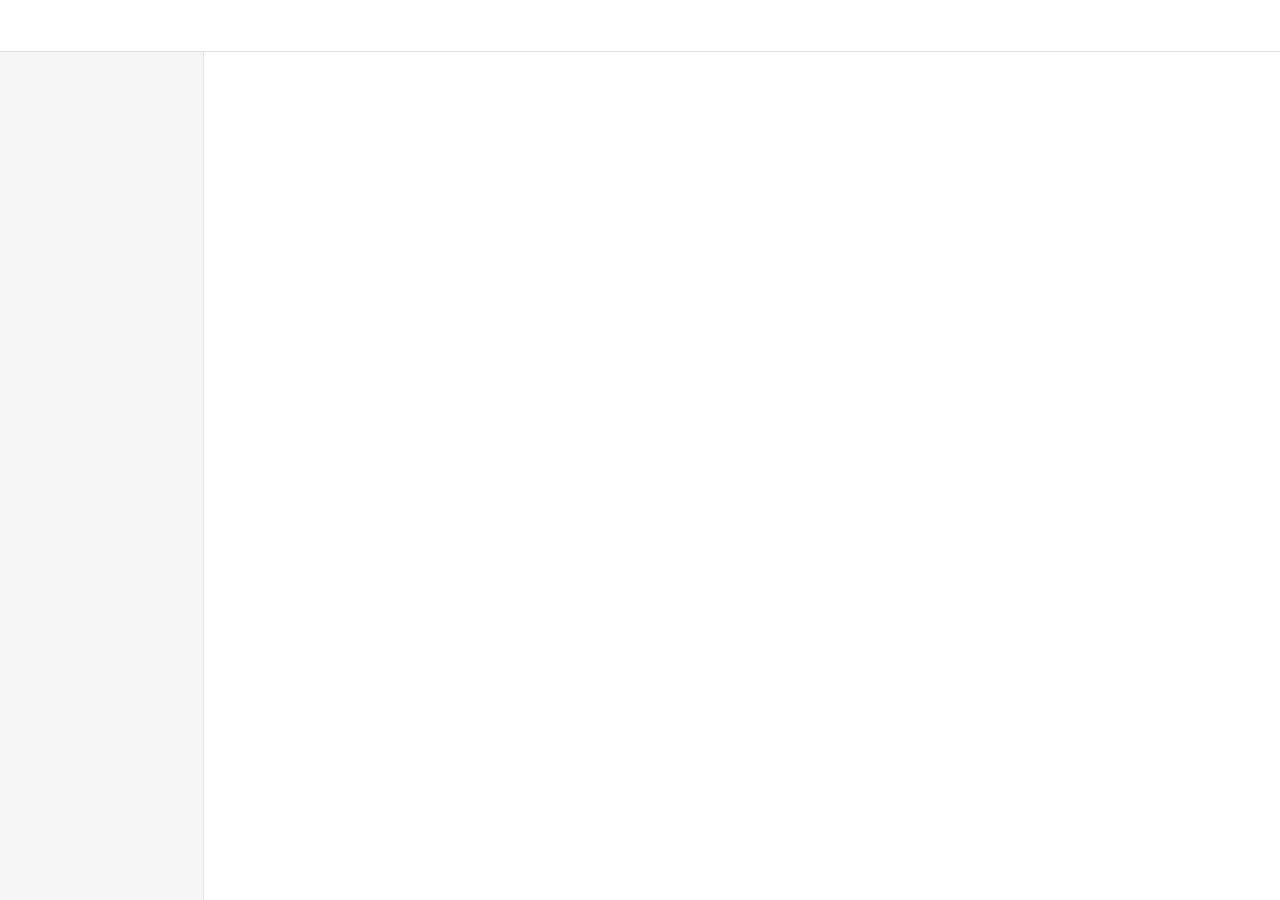
<file: index.html>
<!doctype html>
<html lang="zh-CN">
<head>
  <meta charset="UTF-8">
  <meta name="viewport" content="width=device-width,initial-scale=1">
  <meta http-equiv="refresh" content="0;url=file-management.html?v=20260911">
  <title>数字底座｜成果资料库</title>
<link rel="icon" href="assets/favicon.svg" type="image/svg+xml">
<link rel="stylesheet" href="css/product-workspaces.css?v=20260917"></head>
<body>
  <p>正在进入数字底座…… <a href="file-management.html?v=20260911">立即进入</a></p>
</body>
</html>
</file>
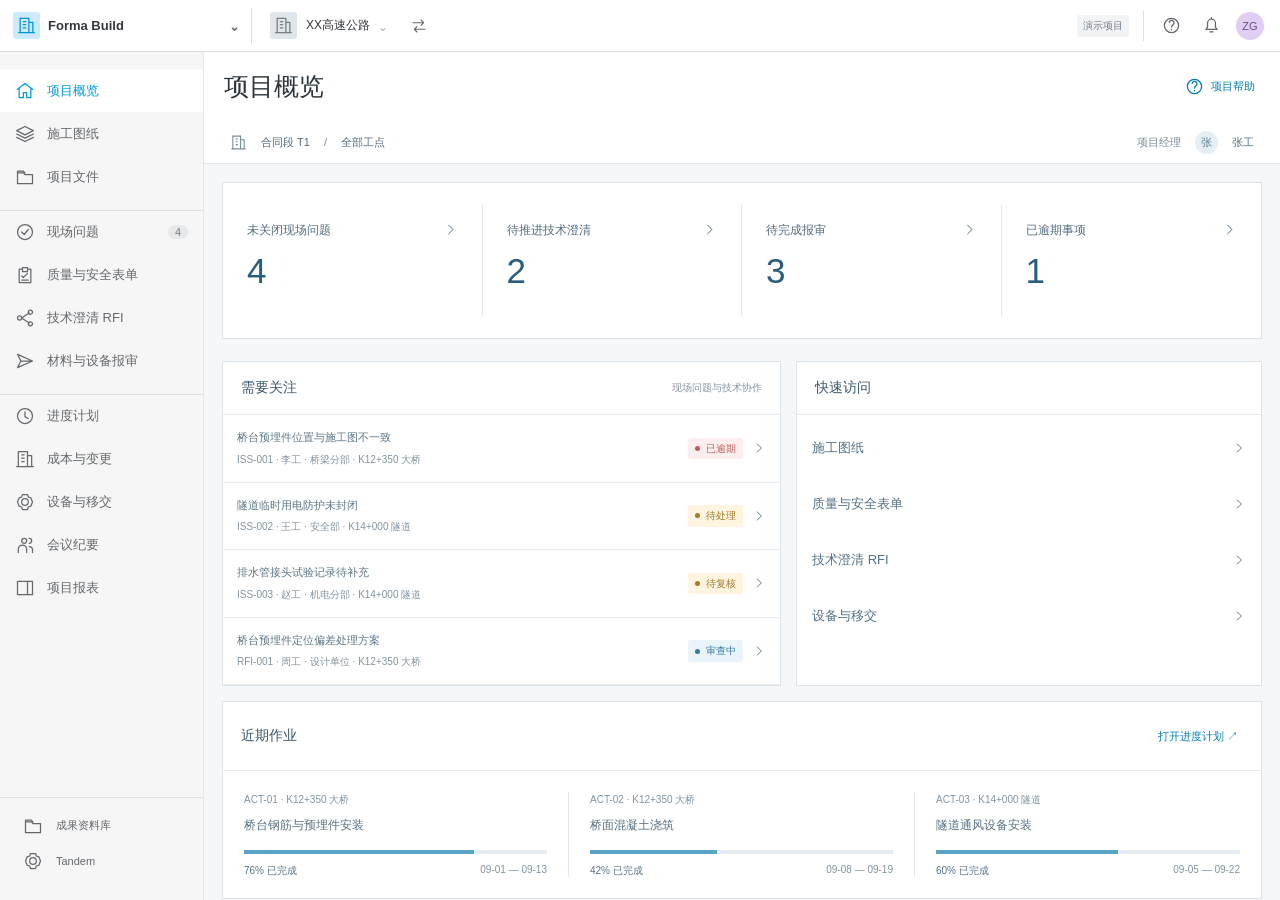
<file: construction.html>
<!doctype html>
<html lang="zh-CN"><head><meta charset="UTF-8"><meta name="viewport" content="width=device-width,initial-scale=1"><title>Forma Build｜数字底座</title><link rel="icon" href="assets/favicon.svg" type="image/svg+xml"><link rel="stylesheet" href="css/style.css"><link rel="stylesheet" href="css/forma.css?v=20260922"><link rel="stylesheet" href="css/construction.css?v=20260922"><link rel="stylesheet" href="css/lifecycle.css?v=20260922"><link rel="stylesheet" href="css/construction-wbs.css?v=20260922"><link rel="stylesheet" href="css/system-guide.css?v=20260922"><link rel="stylesheet" href="css/product-workspaces.css?v=20260922"><link rel="stylesheet" href="css/forma-refinement.css?v=20260922"><link rel="stylesheet" href="css/collaboration.css?v=20260922"></head>
<body data-page="construction"><main class="demo-stage system-stage"><section class="app-window"><header id="cdeHeader" class="cde-header"></header><div class="cde-body"><aside id="cdeNav" class="cde-nav"></aside><section class="cde-workspace" id="constructionWorkspace" aria-label="Forma Build工作区"></section></div></section></main><div class="toast" id="toast" role="status"></div><script src="js/design-data.js?v=20260922"></script><script src="js/system-guide.js?v=20260922"></script><script src="js/cde-shell.js?v=20260922"></script><script src="js/lifecycle.js?v=20260922"></script><script src="js/design-collaboration.js?v=20260922"></script><script src="js/construction-wbs.js?v=20260922"></script><script src="js/construction.js?v=20260922"></script></body></html>
</file>
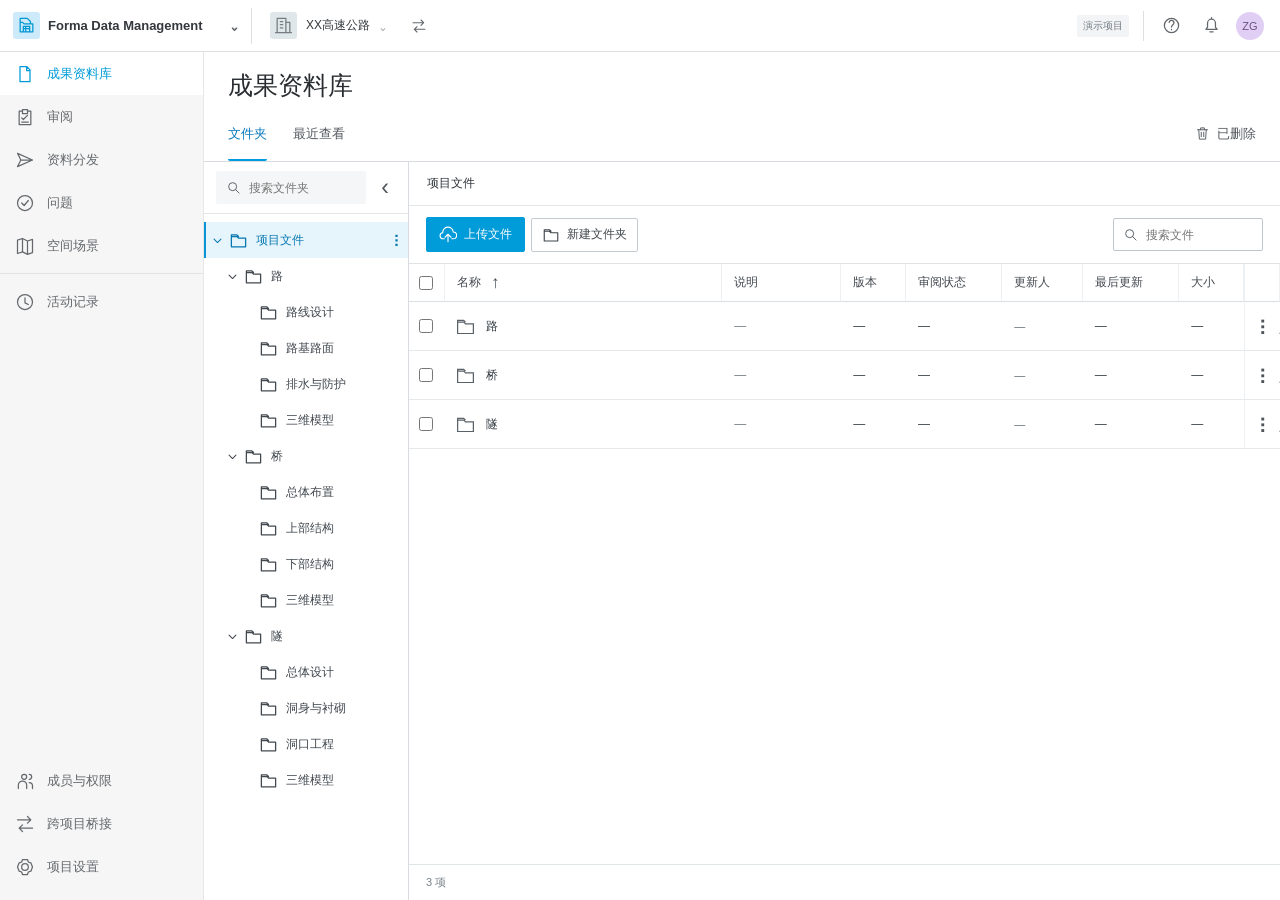
<file: file-management.html>
<!doctype html><html lang="zh-CN"><head><meta charset="UTF-8"><meta name="viewport" content="width=device-width,initial-scale=1"><title>成果资料库｜数字底座</title><link rel="stylesheet" href="css/style.css"><link rel="stylesheet" href="css/forma.css"><link rel="stylesheet" href="css/lifecycle.css"><link rel="stylesheet" href="css/system-guide.css"><link rel="stylesheet" href="css/design-workspace.css"><link rel="icon" href="assets/favicon.svg"><link rel="stylesheet" href="css/product-workspaces.css?v=20260922"><link rel="stylesheet" href="css/forma-refinement.css?v=20260922"><link rel="stylesheet" href="css/files-workspace.css?v=20260922"><link rel="stylesheet" href="css/collaboration.css?v=20260922"></head><body data-page="design-files"><main class="demo-stage system-stage"><section class="app-window"><header id="cdeHeader" class="cde-header"></header><div class="cde-body"><aside id="cdeNav" class="cde-nav"></aside><section class="cde-workspace" id="designWorkspace"></section></div></section></main><div id="toast" class="toast" role="status"></div><script src="js/design-data.js?v=20260922"></script><script src="js/system-guide.js?v=20260922"></script><script src="js/cde-shell.js?v=20260922"></script><script src="js/lifecycle.js?v=20260922"></script><script src="js/vendor/three.min.js"></script><script src="js/design-scene.js?v=20260922"></script><script src="js/design-collaboration.js?v=20260922"></script><script src="js/design-workspace.js?v=20260922"></script></body></html>
</file>
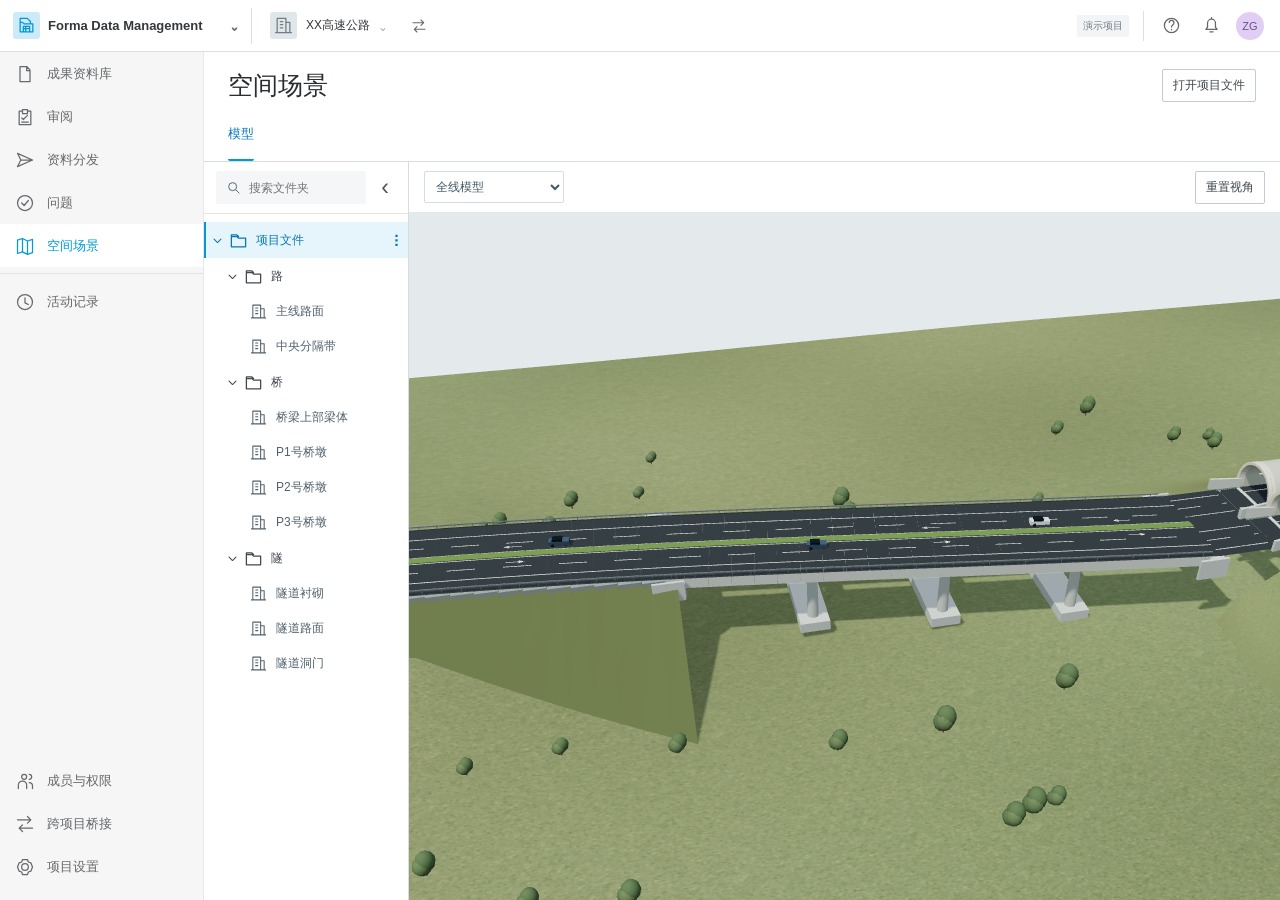
<file: gis.html>
<!doctype html><html lang="zh-CN"><head><meta charset="UTF-8"><meta name="viewport" content="width=device-width,initial-scale=1"><title>空间场景｜数字底座</title><link rel="stylesheet" href="css/style.css"><link rel="stylesheet" href="css/forma.css"><link rel="stylesheet" href="css/lifecycle.css"><link rel="stylesheet" href="css/system-guide.css"><link rel="stylesheet" href="css/design-workspace.css"><link rel="icon" href="assets/favicon.svg"><link rel="stylesheet" href="css/product-workspaces.css?v=20260922"><link rel="stylesheet" href="css/forma-refinement.css?v=20260922"><link rel="stylesheet" href="css/files-workspace.css?v=20260922"><link rel="stylesheet" href="css/collaboration.css?v=20260922"></head><body data-page="design-space"><main class="demo-stage system-stage"><section class="app-window"><header id="cdeHeader" class="cde-header"></header><div class="cde-body"><aside id="cdeNav" class="cde-nav"></aside><section class="cde-workspace" id="designWorkspace"></section></div></section></main><div id="toast" class="toast" role="status"></div><script src="js/design-data.js?v=20260922"></script><script src="js/system-guide.js?v=20260922"></script><script src="js/cde-shell.js?v=20260922"></script><script src="js/lifecycle.js?v=20260922"></script><script src="js/vendor/three.min.js"></script><script src="js/design-scene.js?v=20260922"></script><script src="js/design-collaboration.js?v=20260922"></script><script src="js/design-workspace.js?v=20260922"></script></body></html>
</file>
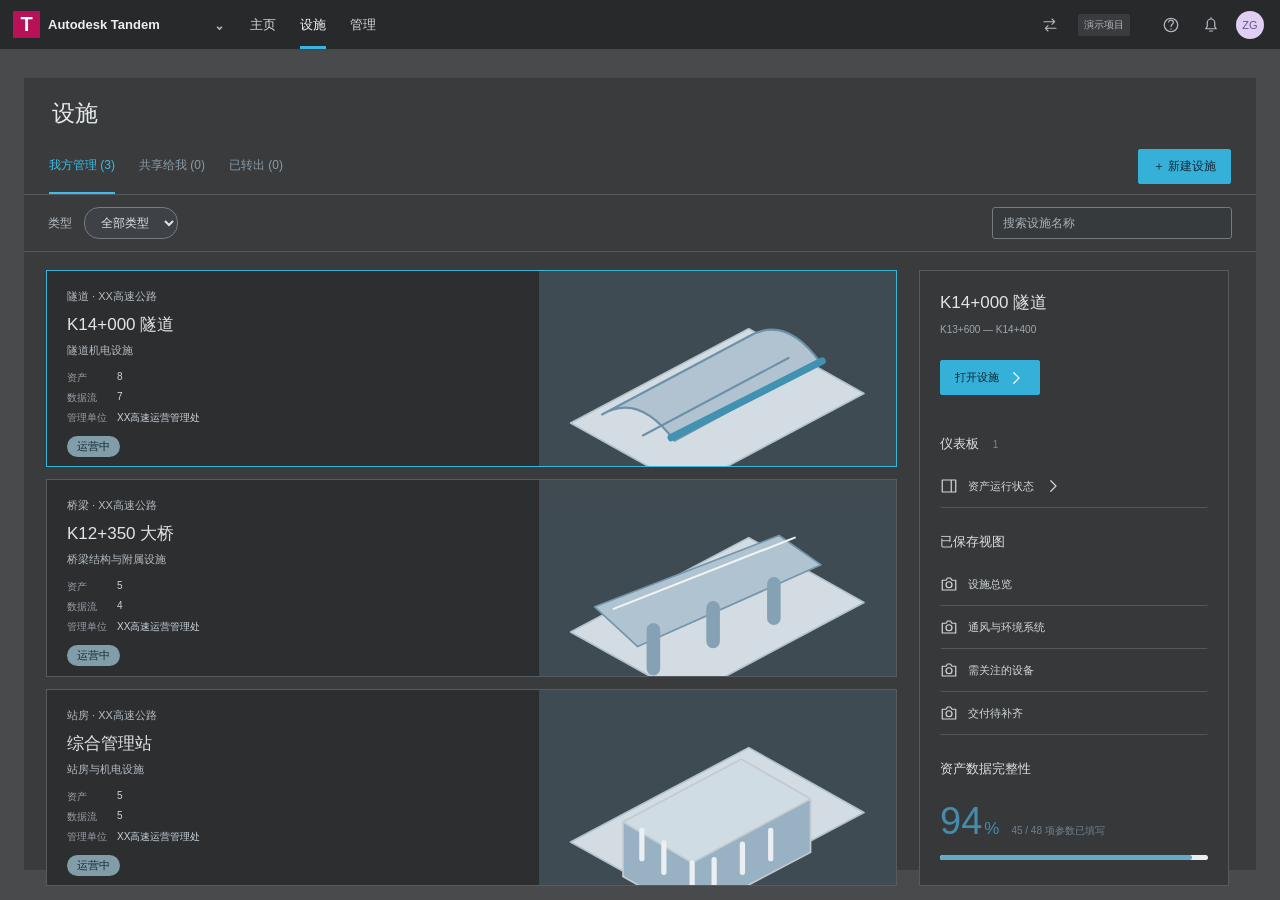
<file: operations.html>
<!doctype html>
<html lang="zh-CN"><head><meta charset="UTF-8"><meta name="viewport" content="width=device-width,initial-scale=1"><title>Autodesk Tandem｜数字底座</title><link rel="icon" href="assets/favicon.svg" type="image/svg+xml"><link rel="stylesheet" href="css/style.css"><link rel="stylesheet" href="css/forma.css?v=20260922"><link rel="stylesheet" href="css/operations.css?v=20260922"><link rel="stylesheet" href="css/lifecycle.css?v=20260922"><link rel="stylesheet" href="css/system-guide.css?v=20260922"><link rel="stylesheet" href="css/operations-setup.css?v=20260922"><link rel="stylesheet" href="css/product-workspaces.css?v=20260922"><link rel="stylesheet" href="css/tandem-models.css?v=20260922"><link rel="stylesheet" href="css/forma-refinement.css?v=20260922"></head>
<body data-page="operations"><main class="demo-stage system-stage"><section class="app-window"><header id="cdeHeader" class="cde-header"></header><div class="cde-body"><aside id="cdeNav" class="cde-nav"></aside><section class="cde-workspace" id="operationsWorkspace" aria-label="Autodesk Tandem工作区"></section></div></section></main><div class="toast" id="toast" role="status"></div><script src="js/design-data.js?v=20260922"></script><script src="js/system-guide.js?v=20260922"></script><script src="js/cde-shell.js?v=20260922"></script><script src="js/lifecycle.js?v=20260922"></script><script src="js/operations-data.js?v=20260922"></script><script src="js/tandem-models.js?v=20260922"></script><script src="js/operations-setup.js?v=20260922"></script><script src="js/operations.js?v=20260922"></script></body></html>
</file>
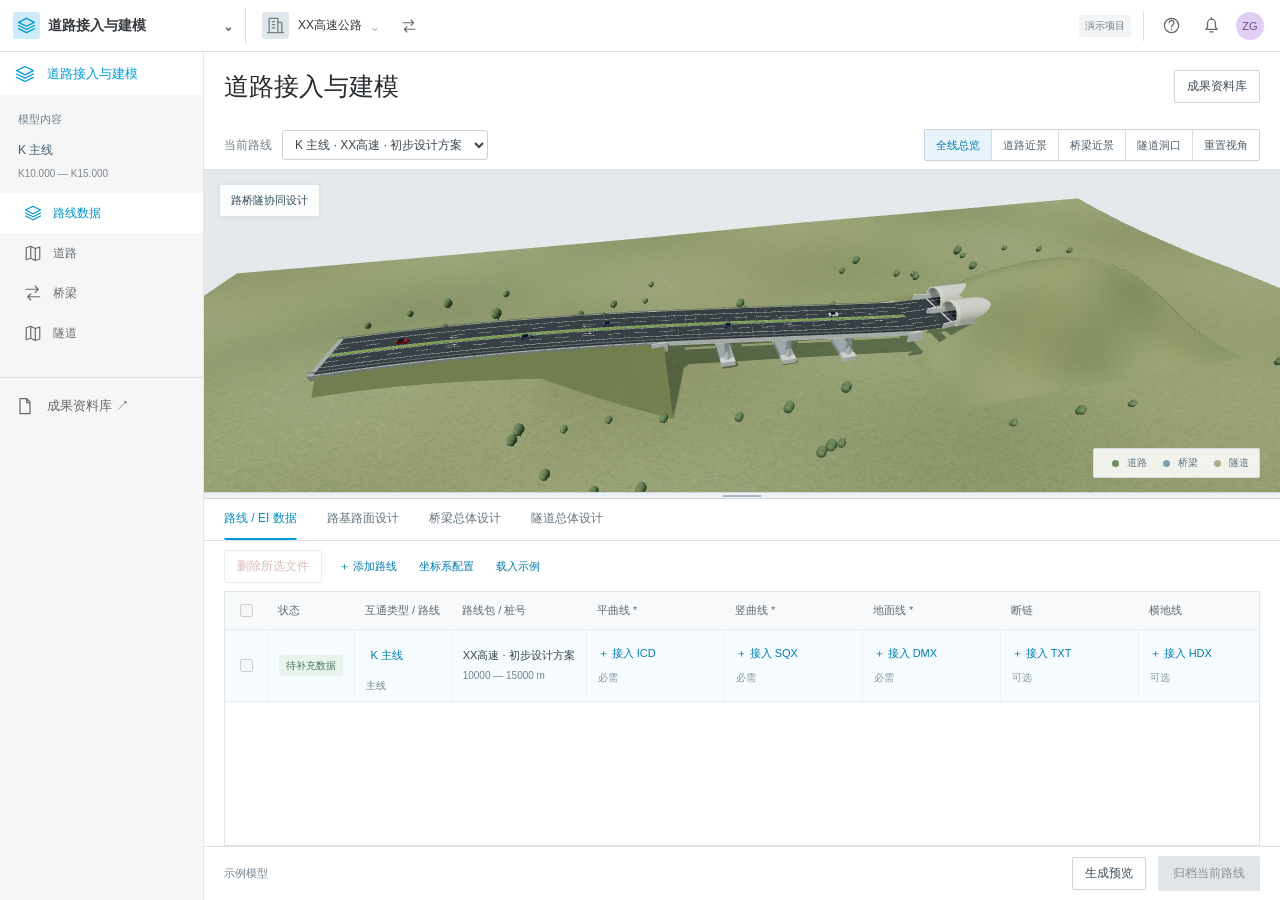
<file: road-modeling.html>
<!doctype html><html lang="zh-CN"><head><meta charset="UTF-8"><meta name="viewport" content="width=device-width,initial-scale=1"><title>道路接入与建模｜数字底座</title><link rel="stylesheet" href="css/style.css"><link rel="stylesheet" href="css/forma.css"><link rel="stylesheet" href="css/lifecycle.css"><link rel="stylesheet" href="css/system-guide.css"><link rel="stylesheet" href="css/design-workspace.css"><link rel="icon" href="assets/favicon.svg"><link rel="stylesheet" href="css/product-workspaces.css?v=20260922"><link rel="stylesheet" href="css/forma-refinement.css?v=20260922"></head><body data-page="design-modeling"><main class="demo-stage system-stage"><section class="app-window"><header id="cdeHeader" class="cde-header"></header><div class="cde-body"><aside id="cdeNav" class="cde-nav"></aside><section class="cde-workspace" id="designWorkspace"></section></div></section></main><div id="toast" class="toast" role="status"></div><script src="js/design-data.js?v=20260922"></script><script src="js/system-guide.js?v=20260922"></script><script src="js/cde-shell.js?v=20260922"></script><script src="js/lifecycle.js?v=20260922"></script><script src="js/vendor/three.min.js"></script><script src="js/design-scene.js?v=20260922"></script><script src="js/design-collaboration.js?v=20260922"></script><script src="js/road-modeling.js?v=20260922"></script></body></html>
</file>
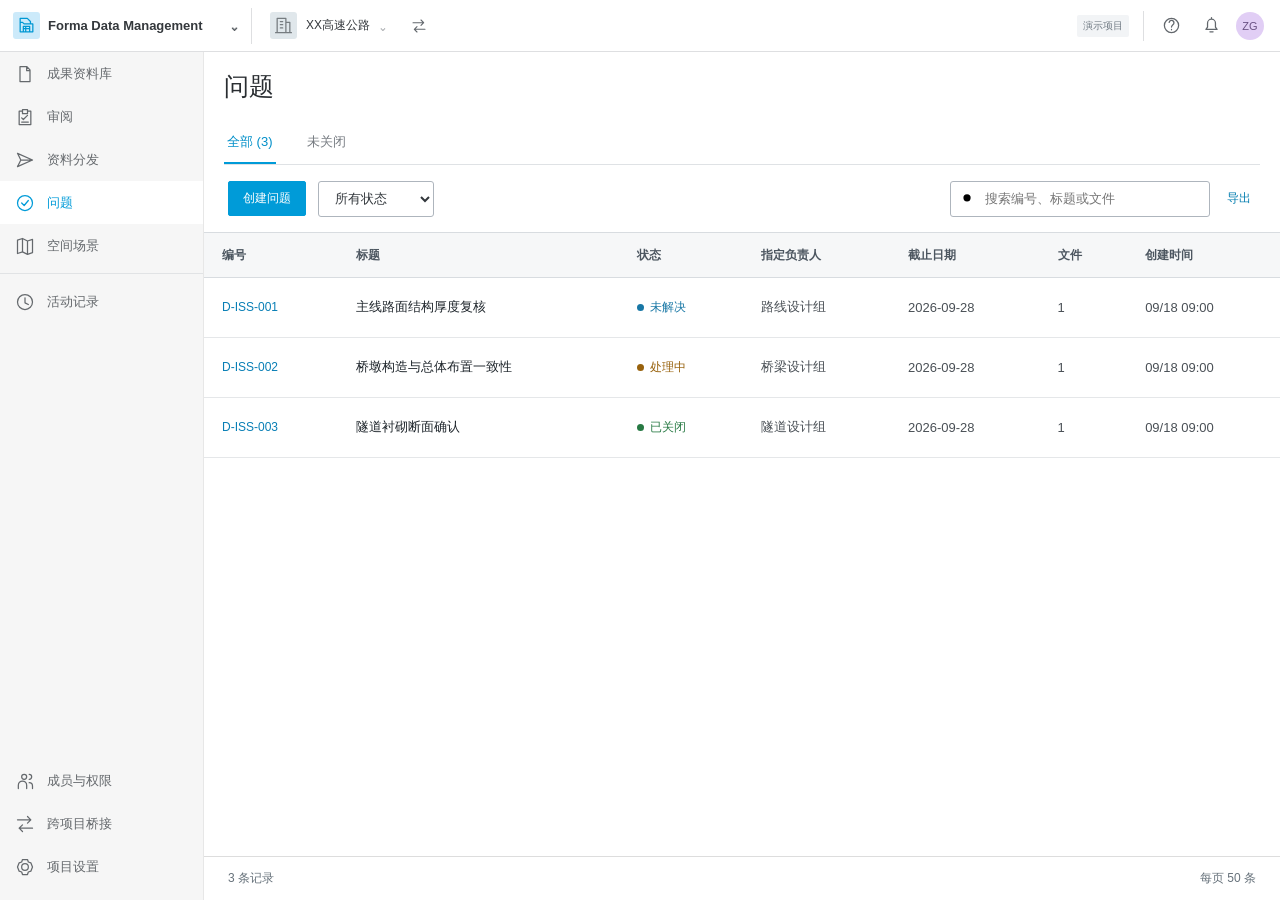
<file: workflows.html>
<!doctype html><html lang="zh-CN"><head><meta charset="UTF-8"><meta name="viewport" content="width=device-width,initial-scale=1"><title>项目协作｜数字底座</title><link rel="stylesheet" href="css/style.css"><link rel="stylesheet" href="css/forma.css?v=20260922"><link rel="icon" href="assets/favicon.svg" type="image/svg+xml">
<link rel="stylesheet" href="css/lifecycle.css?v=20260922"><link rel="stylesheet" href="css/system-guide.css?v=20260922"><link rel="stylesheet" href="css/design-workspace.css"><link rel="stylesheet" href="css/product-workspaces.css?v=20260922"><link rel="stylesheet" href="css/forma-refinement.css?v=20260922"><link rel="stylesheet" href="css/collaboration.css?v=20260922"></head><body data-page="workflows"><main class="demo-stage system-stage"><section class="app-window"><header id="cdeHeader" class="cde-header"></header><div class="cde-body"><aside id="cdeNav" class="cde-nav"></aside><section class="cde-workspace" id="workflowContent"></section></div></section></main><div class="toast" id="toast" role="status"></div><script src="js/design-data.js?v=20260922"></script><script src="js/system-guide.js?v=20260922"></script><script src="js/cde-shell.js?v=20260922"></script><script src="js/lifecycle.js?v=20260922"></script><script src="js/design-collaboration.js?v=20260922"></script></body></html>
</file>
<file: css/product-workspaces.css>
/* Product workspaces: restrained CDE tables and facility-first Tandem navigation. */
:root{--rail:216px;--blue:#0676bd;--navy:#066eaf;--teal:#0676bd;--ink:#292d32;--muted:#69727b;--line:#dfe3e7;--blue-soft:#edf5fb}
.cde-header{height:56px;min-height:56px;gap:18px;padding-right:20px}
.app-switcher{width:272px;height:40px}
.app-switch{font-size:14px;gap:10px;padding-inline:16px;height:40px;white-space:nowrap}
.app-glyph{width:28px;height:28px;flex-shrink:0;background:#e7f2fa;border-radius:3px}
.app-glyph svg{width:19px;height:19px}
.switch-menu{width:300px;top:46px;left:8px;padding:8px;box-shadow:0 5px 20px #1c2b3b26}
.switch-option{min-height:50px;border-radius:2px}.switch-option strong{font-size:13px;margin:0}
.platform-wordmark{font-size:12px;font-weight:500;color:#65717b;letter-spacing:0}
.product-demo{font-size:10px;color:#687580;border:1px solid #dfe3e7;border-radius:3px;padding:3px 6px;white-space:nowrap}
.project-picker{font-size:13px;font-weight:500}.project-square{width:26px;height:26px}
.header-tools{gap:9px;padding-left:12px}.user-avatar{height:29px;width:29px}
.lc-header-button{font-size:12px!important;gap:5px!important}.lc-header-button svg{width:16px}
.cde-nav{background:#f7f8fa;padding:12px 0;border-right:1px solid var(--line);overflow-y:auto;overflow-x:hidden}
.cde-nav>a,.cde-nav .nav-group>a,.cde-nav .nav-bottom>a,.build-nav-list>a{height:40px!important;min-height:40px;font-size:13px!important;padding:0 18px;gap:11px;border-left-width:2px;color:#4a5159;flex-shrink:0}
.cde-nav a.active{background:#e8f1f9;color:#086bb0;font-weight:600}.cde-nav a svg{width:18px;height:18px}
.nav-group{margin-top:14px;padding-top:12px;border-color:#e1e5e9}.nav-caption{font-size:11px;letter-spacing:0;color:#687782;padding:8px 18px 12px}.nav-bottom{padding-top:18px}.nav-footer{display:none}
.page-top,.build-heading,.op-heading{height:68px!important;min-height:68px!important;padding:16px 24px!important;border-bottom:1px solid #e5e8ec;background:#fff}
.page-top h1,.build-heading h1,.op-heading h1{font-size:23px!important;font-weight:600;line-height:1.4;margin:0!important;letter-spacing:-.4px}
.cde-primary{background:#0879bd;border-color:#0879bd;min-height:33px;font-size:12px;box-shadow:none;border-radius:3px;padding:8px 14px}
.ds-secondary{font-size:12px;min-height:33px;border-radius:3px;color:#3e4c58;padding:7px 12px}.text-button{font-size:12px}.text-button:disabled,.ds-secondary:disabled{opacity:.42;cursor:not-allowed}
.ds-tabs,.workspace-tabs{height:44px;min-height:44px;font-size:12px}.ds-layout{grid-template-columns:218px minmax(200px,1fr) 280px}.ds-tree{background:#fff}.ds-tree header{font-size:12px;padding-bottom:16px}.ds-tree button{padding-block:9px;font-size:12px}.ds-tree .ds-tree-item{font-size:12px}.ds-tree small{color:#86919a}
.ds-file-toolbar,.ds-scene-toolbar{padding:12px 18px;min-height:58px;gap:10px}.ds-file-toolbar input{font-size:12px;width:210px}.ds-file-toolbar>span{color:#687781;font-size:12px}
.ds-table th,.build-table th,.op-table th,.workflow-table th{background:#f6f7f8;color:#616b74;font-size:12px!important;font-weight:500}
.ds-table td,.build-table td,.op-table td,.workflow-table td{font-size:12px!important;color:#38434b;border-color:#e7ebee}
.ds-table th,.ds-table td{padding:13px 12px}.ds-table strong{font-weight:500}.ds-table small{font-size:11px;color:#78838c}.ds-file-icon{background:#f2f5f7;width:30px;height:32px}
.ds-list-footer,.workflow-footer,.build-footer,.op-footer{min-height:30px;padding-block:8px;font-size:11px}
.ds-detail>header{font-size:12px;height:45px;padding:13px 16px}.ds-detail h2{font-size:17px}.ds-detail-body{padding:16px}.ds-props{font-size:12px;gap:13px 8px}
[data-page=design-modeling] .cde-nav{width:216px;min-width:216px}
#dmSideProgress{margin-top:10px;padding:0 10px;border-top:1px solid #e0e6eb}
#dmSideProgress .dm-nav-caption{padding:17px 8px 10px;font-size:11px;color:#71808c}
#dmSideProgress .dm-route-name{padding:6px 9px 16px;font-size:13px;font-weight:600}
#dmSideProgress .dm-route-name small{display:block;font-size:10px;font-weight:400;margin-top:7px;color:#77838e}
#dmSideProgress button{display:flex;width:100%;border:0;background:transparent;color:#4f606c;padding:10px 14px;gap:11px;text-align:left;align-items:center;font-size:12px;border-radius:3px}
#dmSideProgress button.active{background:#e8f1f9;color:#086bb0}#dmSideProgress button svg{width:16px;height:16px}
.dm-viewbar{padding:9px 20px;min-height:50px;gap:18px;border-top:0}.dm-viewbar select{font-size:12px;max-width:290px;border-radius:3px}.dm-viewbuttons{margin-left:auto}.dm-viewbuttons button{font-size:12px;padding:7px 9px}
.dm-scene-area{height:45%;min-height:210px}.dm-scene-label{top:16px;left:20px}.dm-scene-label b{font-size:13px;background:#ffffffd9;padding:7px 11px;border:1px solid #dbe4ea;border-radius:3px}
.dm-config{min-height:180px}.dm-config .dm-tabs{min-height:44px;padding-inline:20px;gap:28px}.dm-tabs button{font-size:12px}.dm-table-bar{padding:8px 20px;min-height:48px}.dm-table-bar>div{gap:12px;align-items:center}.dm-table-scroll{margin:0 20px}.dm-table-scroll .ds-table td{padding:10px 9px}.dm-table-scroll .ds-table th{padding:11px 9px}.dm-file-slot{min-width:105px;gap:5px;border-radius:3px;padding:8px}.dm-file-slot small{font-size:10px}.dm-source-tick{font-size:10px}.dm-footer{min-height:54px;padding:10px 20px}.dm-checks:empty{display:none}.dm-checks{background:#fff5e8;color:#8b5923;font-size:12px}.dm-checks strong~span{color:#8b5923}
.build-context,.op-context{height:43px;min-height:43px;background:#fff}.build-heading-right{gap:10px}.build-tabs>span:last-child:not(.toolbar-spacer){font-size:11px}.build-toolbar{padding-block:12px}.build-nav-foot{border-top:1px solid var(--line);padding-top:10px}.build-nav-foot a{font-size:12px}.build-snapshot,.build-eyebrow{display:none}
body[data-page=operations]{--op-blue:#0676bd;--op-line:#dfe3e7}.op-tabbar{min-height:46px}.op-tabbar button{font-size:12px}.op-document-content{padding:20px 24px}.op-global-search input{font-size:12px}.op-heading-tools{gap:12px}.op-context .facility-select strong{font-size:13px}
.facilities-layout{background:#f7f8fa;padding:24px;gap:24px}.facility-list{gap:14px}.facility-card{box-shadow:none;border-radius:3px;background:white;border:1px solid #dce2e7}.facility-card.selected{border-color:#2184bc;box-shadow:inset 3px 0 #2184bc}.facility-card-copy strong{font-size:18px}.facility-summary{background:white;border:1px solid #e0e5e9;border-radius:3px;padding:22px}.facility-summary h2{font-size:18px}
.op-filter{background:#fafbfc}.op-filter-note{padding:14px 6px}.op-twin{grid-template-columns:210px minmax(0,1fr) 288px}.op-table small{font-size:11px}.op-props{font-size:12px}.op-status{font-size:11px}.op-panel-title strong{color:#374751}.stream-context{grid-template-columns:1fr}.op-fine-print{font-size:11px}
.setup-steps{display:flex;gap:24px;padding:0 24px;height:46px;min-height:46px;background:#fff;border-bottom:1px solid var(--line)}.setup-steps button{border:0;border-bottom:2px solid transparent;background:transparent;padding:12px 0;color:#697783;font-size:12px;flex:none;min-width:0}.setup-steps button.active{border-bottom-color:#0879bd;color:#0879bd;background:white}
.setup-body{padding:24px;gap:24px;grid-template-columns:minmax(400px,1fr) 280px;background:#f7f8fa;align-items:start}.setup-work,.setup-lineage{background:white;border:1px solid var(--line);border-radius:3px;padding:20px;box-shadow:none}.setup-section-head{display:flex;align-items:center;justify-content:space-between;margin-bottom:20px}.setup-section-head h2{margin:0;font-size:18px!important}.setup-lineage h3{font-size:13px;margin-top:0}.setup-lineage .op-props{grid-template-columns:65px 1fr;gap:16px 8px}.setup-drafts{margin-top:24px;padding-top:16px;border-top:1px solid #e4e8ec}.setup-drafts h3{font-size:12px!important}.setup-drafts p{font-size:12px!important;color:#70818d}.setup-actions{margin-top:20px;display:flex;gap:20px}
.handover-flow{background:#fff}.handover-flow>div{padding-block:14px}.op-kpi small{color:#73818b}.op-kpi strong{font-weight:500}.dashboard-panel{border-radius:3px;box-shadow:none}
@media(max-width:1200px){:root{--rail:192px}.app-switcher{width:252px}.platform-wordmark{display:none}.dm-viewbar{gap:8px}.dm-viewbar select{max-width:210px}.ds-layout{grid-template-columns:190px minmax(200px,1fr) 260px}.setup-body{grid-template-columns:minmax(300px,1fr) 245px;padding:18px;gap:16px}}
@media(max-width:1000px){:root{--rail:64px}.cde-nav>a,.cde-nav .nav-group>a,.cde-nav .nav-bottom>a,.build-nav-list>a{padding:0;justify-content:center}.cde-nav .nav-text,.cde-nav .nav-caption{display:none}.app-switcher{width:248px}.lc-header-button span{display:none}.product-demo{display:none}.dm-viewbar{flex-wrap:wrap}.dm-viewbuttons{margin-left:0}.setup-body{grid-template-columns:1fr}.setup-lineage{display:none}[data-page=design-modeling] .cde-nav{width:64px;min-width:64px}#dmSideProgress{display:none}.dm-scene-area{height:38%}.op-twin{grid-template-columns:175px minmax(0,1fr) 260px}}
.ds-layout:not(.has-selection){grid-template-columns:218px minmax(200px,1fr)}
.build-flow-vertical button{min-height:56px}.build-flow-vertical button b{font-size:13px}.build-kpis{margin-top:0}.build-kpis button{padding:18px 24px}.build-kpis strong{font-weight:500}
#opsSetupWorkspace{padding:0;display:flex;flex-direction:column}.setup-steps{margin:0;border-top:0;border-inline:0;border-radius:0;align-items:stretch}.setup-steps button.active:after{display:none}
@media(max-width:1200px){.ds-layout:not(.has-selection){grid-template-columns:190px minmax(200px,1fr)}}
.tandem-account-nav{display:flex;align-self:stretch;align-items:stretch;gap:22px;margin-left:12px}.tandem-account-nav a{display:flex;align-items:center;text-decoration:none;font-size:13px;color:#616f78;border-bottom:3px solid transparent;padding-top:3px}.tandem-account-nav a.active{color:#0879bd;border-bottom-color:#0879bd}.tandem-glyph{background:#f8e6ef;color:#b3276b}
body[data-page=operations] .lc-header-button{margin-left:auto}body[data-page=operations] .platform-wordmark{display:none}body[data-page=operations] .header-spacer{flex:1}
body.tandem-overview .cde-nav{display:none}.tandem-overview .op-heading{padding-inline:40px!important}.tandem-overview .facilities-layout{padding:24px 40px}.tandem-overview .op-tabbar{padding-inline:40px}.tandem-overview .facility-summary{width:320px}.tandem-overview .op-document-content{padding:24px 40px}
.facility-filterbar{display:flex;gap:20px;align-items:center;padding:12px 40px;border-bottom:1px solid #e2e6ea;min-height:55px}.facility-filterbar label{font-size:12px;color:#697985;display:flex;align-items:center;gap:12px}.facility-filterbar select,.facility-filterbar input{border:1px solid #d5dce2;background:white;padding:7px 10px;border-radius:3px;font-size:12px;height:32px}.facility-filterbar input{margin-left:auto;width:240px}
.tandem-home{padding:24px 40px;overflow:auto;background:#f7f8fa;flex:1}.tandem-home h2{font-size:16px;font-weight:600;margin:10px 0 20px}.tandem-recent-grid{display:grid;grid-template-columns:1.15fr 1fr 1fr;gap:22px;margin-bottom:36px}.tandem-recent-grid>section{border:1px solid #dce3e8;border-radius:3px;background:#fff;padding:24px;position:relative;min-height:270px}.tandem-card-label{font-size:12px;color:#788791}.tandem-recent-grid h3{font-size:18px;margin:12px 0 25px}.tandem-recent-image{position:absolute;right:10px;bottom:15px;width:56%;height:150px;pointer-events:none}.tandem-recent-image svg{width:100%;height:100%}.tandem-recent-grid .cde-primary{margin-top:95px;position:relative;z-index:1}.tandem-recent-grid .complete-meter{margin:15px 0 25px}.tandem-home-list{background:white;border:1px solid #dce3e8}.tandem-home-list button{width:100%;display:flex;align-items:center;text-align:left;gap:16px;padding:20px;border:0;border-bottom:1px solid #e5e9ed;background:white;color:#435463}.tandem-home-list button:hover{background:#eef5fa}.tandem-home-list strong{font-weight:500;font-size:13px}.tandem-home-list small{display:block;color:#87939c;margin-top:8px;font-size:11px}.tandem-home-list button>svg:last-child{margin-left:auto}
@media(max-width:1100px){.tandem-account-nav{gap:12px;margin-left:0}.tandem-overview .facilities-layout{padding:18px}.tandem-recent-grid{gap:12px}.tandem-home{padding:20px}.tandem-overview .facility-summary{width:270px}}
</file>
<file: css/style.css>
:root{--navy:#062b60;--navy-2:#073b76;--teal:#008f8c;--teal-2:#119c98;--orange:#f5790b;--ink:#253858;--muted:#6b7c93;--line:#e3e9f1;--soft:#f7f9fc;--blue-soft:#eaf3fd;--green:#0b927f;--green-soft:#e6f6f2;--orange-soft:#fff1df;--shadow:0 2px 12px rgba(23,52,85,.06);font-family:"Microsoft YaHei","PingFang SC",Arial,sans-serif;color:var(--ink)}
*{box-sizing:border-box}html,body{margin:0;min-width:1180px;background:#fff}body{font-size:14px}button,input,select{font:inherit;color:inherit}button{cursor:pointer}.demo-stage{width:min(1840px,calc(100vw - 56px));height:100vh;margin:0 auto;padding:26px 0 30px;overflow:hidden}.page-heading{height:64px;border-bottom:1px solid #d8e0eb;display:flex;align-items:flex-start;gap:18px}.page-heading h1{margin:0;color:#102f5c;font-size:38px;line-height:48px;letter-spacing:-1px}.page-heading span{margin-top:19px;color:#728097;font-size:15px}.app-window,.gis-window{height:calc(100vh - 120px);min-height:700px;border:1px solid #dfe6ef;background:#fff;box-shadow:var(--shadow);overflow:hidden}.topbar{height:64px;background:var(--navy);color:#fff;display:flex;align-items:center;padding:0 24px;gap:17px}.topbar button{color:#fff}.topbar-brand{display:flex;align-items:center;gap:9px;color:#fff;text-decoration:none;font-size:20px;padding-right:8px}.topbar-brand svg{width:28px;height:28px;fill:none;stroke:#fff;stroke-width:1.8}.project-current{display:flex;align-items:center;gap:6px;padding-left:18px;border-left:1px solid rgba(255,255,255,.22);white-space:nowrap}.project-current span{color:#cdd9ea}.project-current .chev{font-size:20px;margin-left:2px}.topbar-spacer{flex:1}.nav-action{height:40px;background:transparent;border:0;padding:0 8px;white-space:nowrap}.nav-action:hover{background:rgba(255,255,255,.1)}.nav-action span{font-size:18px;margin-right:4px}.global-search{width:248px;height:40px;border:1px solid rgba(255,255,255,.24);background:rgba(255,255,255,.08);display:flex;align-items:center;padding:0 11px;border-radius:4px}.global-search input{min-width:0;flex:1;border:0;outline:0;background:transparent;color:#fff}.global-search input::placeholder{color:#b8c8dc}.global-search span{font-size:21px}.icon-button{border:0;background:transparent;font-size:20px}.user-chip{display:flex;align-items:center;gap:7px;white-space:nowrap}.user-chip>span{display:grid;place-items:center;width:30px;height:30px;border-radius:50%;background:#fff;color:#0b5ea8;font-weight:700}.user-chip i{font-style:normal;color:#bfcce0}.file-layout{height:calc(100% - 64px);display:grid;grid-template-columns:16.5% 51.5% 32%}.tree-panel,.list-panel{border-right:1px solid var(--line);min-width:0}.tree-search{height:68px;padding:18px 14px;display:flex;align-items:center;gap:7px;border-bottom:1px solid var(--line)}.tree-search input{width:100%;height:34px;border:1px solid #d7e0eb;border-radius:3px;outline:0;padding:0 5px}.tree-search>span{position:absolute;margin-left:10px;color:#91a0b4}.tree-search input{padding-left:28px}.tree-search button{border:0;background:transparent;color:#53708f;font-size:18px}.tree{padding:14px 10px;overflow:auto;height:calc(100% - 68px)}.tree-row{width:100%;height:39px;display:flex;align-items:center;gap:8px;border:0;background:transparent;border-radius:3px;text-align:left;white-space:nowrap;font-size:13px}.tree-row:hover{background:#f2f6fb}.tree-row.selected{background:#e3eefb;color:#075ba8}.tree-row.level-1{padding-left:18px}.tree-row.level-2{padding-left:43px}.tree-row.level-3{padding-left:70px}.tree-row .caret{width:10px;color:#435e7d}.tree-row .folder{color:var(--teal);font-size:17px}.list-panel{display:flex;flex-direction:column;min-width:0}.filters{height:100px;padding:16px 18px 12px;display:flex;align-items:flex-end;gap:16px;border-bottom:1px solid var(--line)}.filters label{width:24%;display:flex;flex-direction:column;gap:8px}.filters label span{font-size:12px;font-weight:700;color:#607693}.filters select{height:35px;border:1px solid #d5dfeb;background:#fff;border-radius:3px;padding:0 10px;color:#6c7c91}.reset-btn{height:35px;background:#fff;border:0;color:#526983;font-weight:700}.reset-btn:hover{color:var(--teal)}.list-summary{height:65px;display:flex;align-items:center;justify-content:space-between;padding:0 18px}.list-summary b{font-size:13px}.list-summary>div{display:flex;gap:8px}.view-btn{width:34px;height:34px;border:1px solid var(--line);background:#fff;border-radius:3px;color:#657b96}.view-btn.active{color:#1677d2;border-color:#75b8f2;background:#f4f9ff}.table-wrap{flex:1;min-height:0;overflow:auto;border-top:1px solid var(--line)}.file-table{width:100%;border-collapse:collapse;table-layout:fixed;font-size:12px}.file-table th{height:47px;background:#fafbfd;color:#43536a;font-weight:700;text-align:left;border-bottom:1px solid var(--line);white-space:nowrap}.file-table td{height:54px;border-bottom:1px solid #edf1f6;white-space:nowrap;overflow:hidden;text-overflow:ellipsis}.file-table th,.file-table td{padding:0 7px}.file-table th:first-child,.file-table td:first-child{padding-left:15px}.file-table .check-col{width:40px}.file-table .name-col{width:22%}.file-table th:nth-child(2){width:15%}.file-table th:nth-child(4){width:8%}.file-table th:nth-child(5){width:17%}.file-table th:nth-child(6){width:7%}.file-table th:nth-child(7){width:12%}.file-table th:nth-child(8){width:9%}.file-table th:nth-child(9){width:16%}.file-table tbody tr{transition:.15s;background:#fff}.file-table tbody tr:hover{background:#f6faff}.file-table tbody tr.selected{background:#eef6ff}.file-table tbody tr.selected td:nth-child(2),.file-table tbody tr.selected td:nth-child(3),.file-table tbody tr.selected td:nth-child(6){color:#0967ba;font-weight:700}.fake-check{width:15px;height:15px;border:1px solid #cbd7e5;border-radius:2px;display:grid;place-items:center;color:#fff}.selected .fake-check{background:#0a67b7;border-color:#0a67b7}.selected .fake-check:after{content:"✓";font-size:11px}.tag{display:inline-flex;height:23px;padding:0 7px;align-items:center;border-radius:3px;font-size:11px}.tag.final{color:var(--green);background:var(--green-soft);border:1px solid #c4ebe2}.tag.middle{color:var(--orange);background:var(--orange-soft);border:1px solid #ffd7a9}.pagination{height:64px;border-top:1px solid var(--line);display:flex;align-items:center;justify-content:space-between;padding:0 17px;font-size:12px}.pagination select{height:32px;border:1px solid #d7e0eb;background:#fff}.pagination>div{display:flex;gap:3px;align-items:center}.pagination button{width:32px;height:32px;border:0;background:#fff}.pagination button.current{color:#075fb4;font-weight:700}.detail-panel{min-width:0;display:flex;flex-direction:column}.detail-tabs{height:62px;display:flex;align-items:stretch;border-bottom:1px solid var(--line);padding:0 15px;overflow:hidden}.detail-tabs button{position:relative;flex:1;border:0;background:#fff;font-size:11px;white-space:nowrap;padding:0 4px;color:#52657c}.detail-tabs button.active{color:#075fae;font-weight:700}.detail-tabs button.active:after{content:"";position:absolute;left:7px;right:7px;bottom:0;height:3px;background:#0769bd}.detail-content{flex:1;min-height:0;overflow:auto;padding:18px 20px}.info-grid{display:grid;grid-template-columns:88px 1fr auto;row-gap:18px;align-items:start;font-size:13px}.info-grid dt{color:#617794}.info-grid dd{margin:0;font-weight:500}.outline-btn{height:32px;padding:0 12px;border:1px solid #63c3c0;background:#fff;color:var(--teal);border-radius:3px;font-weight:700}.outline-btn:hover{background:#edfafa}.detail-actions{display:grid;grid-template-columns:1fr 1fr 1fr;gap:12px;margin-top:22px}.detail-actions button{height:42px;border:1px solid #cad7e5;background:#fff;border-radius:3px}.detail-actions .primary-btn{background:var(--navy);border-color:var(--navy);color:#fff}.drawing-thumb{margin-top:16px;border:1px solid #dbe3ed;padding:10px;height:235px;display:flex;align-items:center;justify-content:center;background:#fff;overflow:hidden}.drawing-thumb img{width:100%;height:100%;object-fit:contain}.spatial-card{border:1px solid #b9dfdf;background:#fbffff;padding:22px;margin-top:2px}.spatial-card small{color:var(--teal);font-weight:700}.spatial-card h2{margin:13px 0 8px;font-size:19px;color:#183b62}.spatial-card p{color:#6a7a8d;line-height:1.7;margin:0 0 18px}.spatial-card a{height:40px;padding:0 18px;display:inline-flex;align-items:center;background:var(--teal);color:#fff;text-decoration:none;border-radius:3px;font-weight:700}.placeholder-tab{padding:44px 16px;text-align:center;color:#718299}.placeholder-tab b{display:block;color:#253f5f;margin-bottom:8px}.modal-backdrop{position:fixed;inset:0;display:none;place-items:center;background:rgba(7,27,51,.54);z-index:80}.modal-backdrop.open{display:grid}.modal{width:min(760px,80vw);background:#fff;border-radius:4px;box-shadow:0 18px 70px rgba(0,0,0,.25);overflow:hidden}.modal header{height:82px;padding:14px 20px;display:flex;justify-content:space-between;align-items:center;border-bottom:1px solid var(--line)}.modal header span{font-size:12px;color:var(--teal);font-weight:700}.modal h2{margin:5px 0 0;font-size:18px}.modal h2 em{font-style:normal;color:#6a7e96;font-size:13px}.modal-close,.drawer-close{border:0;background:transparent;font-size:30px;color:#60738b}.modal>img{display:block;width:calc(100% - 40px);height:430px;object-fit:contain;margin:18px 20px;border:1px solid var(--line);background:#fbfcfe}.modal footer{height:62px;border-top:1px solid var(--line);display:flex;align-items:center;justify-content:space-between;padding:0 20px;color:#6a7d94}.primary-btn{height:38px;border:0;background:var(--navy);color:#fff;border-radius:3px;padding:0 20px}.toast{position:fixed;left:50%;bottom:35px;transform:translate(-50%,20px);opacity:0;pointer-events:none;background:#173858;color:#fff;padding:11px 18px;border-radius:3px;box-shadow:0 8px 25px rgba(5,27,52,.2);z-index:120;transition:.2s}.toast.show{transform:translate(-50%,0);opacity:1}

/* GIS */
.gis-window{display:grid;grid-template-columns:16% 64% 20%;padding:14px 18px 18px;background:#f9fbfd;gap:12px}.layers-panel,.object-panel,.map-section{border:1px solid #dce4ee;background:#fff;min-width:0;box-shadow:0 1px 5px rgba(26,50,78,.04)}.panel-title{height:55px;display:flex;align-items:center;padding:0 18px;border-bottom:1px solid var(--line);font-size:16px;font-weight:700;color:#1c3d65;position:relative}.panel-title:after{content:"";position:absolute;bottom:-1px;left:18px;width:68px;height:3px;background:var(--teal)}.layer-group{padding:12px 15px;border-bottom:1px solid var(--line)}.layer-group h3{font-size:13px;margin:0 0 8px}.layer-group h3 span{font-size:13px;color:#345777}.layer-group label{height:36px;display:flex;align-items:center;gap:10px;padding-left:22px;position:relative;font-size:13px}.layer-group input{position:absolute;opacity:0}.layer-group label>i{width:15px;height:15px;border:1px solid #9ab0c6;border-radius:2px;display:grid;place-items:center}.layer-group input:checked+i{background:var(--teal);border-color:var(--teal)}.layer-group input:checked+i:after{content:"✓";color:#fff;font-size:11px}.layer-tools{margin-left:auto;color:#587391;font-size:12px}.layer-group p{font-size:11px;color:#7c899a;padding-left:20px;margin:7px 0 0}.legend{padding:13px 18px}.legend h3{font-size:15px;margin:0 0 8px}.legend>div{height:30px;display:flex;align-items:center;gap:12px;font-size:12px}.legend i{display:inline-block;flex:none}.legend-line{width:26px;height:2px}.legend-line.route{border-top:3px dashed #7b4dbb}.legend-line.boundary{border-top:3px dashed #82b641}.legend-area{width:27px;height:14px}.legend-area.geology{background:rgba(75,149,191,.45);border:1px solid #5a9ebe}.legend-area.hazard{background:repeating-linear-gradient(135deg,#eea36d 0 2px,#f8d1b3 2px 5px);border:1px solid #e77734}.legend-dot{width:11px;height:11px;border-radius:50%}.legend-dot.survey{background:#4e8fe8}.legend-dot.station{background:#0c9b97}.legend-dot.bridge{background:var(--orange);box-shadow:0 0 0 3px #ffe0be}.legend-dot.borehole{background:#1c2530;border:2px solid #fff;box-shadow:0 0 0 1px #1c2530}.map-section{display:flex;flex-direction:column}.map-toolbar{height:55px;display:flex;align-items:center;padding:0 15px;border-bottom:1px solid var(--line);color:#2b526f}.map-toolbar button{height:36px;border:0;background:#fff;padding:0 17px}.map-toolbar button:hover{color:var(--teal);background:#f4fafa}.map-toolbar>i{width:1px;height:19px;background:#d8e0e9}.map-toolbar>span{flex:1}.map-toolbar button.mode-active{height:28px;border-radius:15px;background:var(--teal);color:#fff;padding:0 20px}.gis-map{position:relative;flex:1;min-height:0;overflow:hidden;background:#40574b}.map-background{position:absolute;inset:0;width:100%;height:100%;object-fit:cover;filter:saturate(.85) contrast(.95) brightness(.92)}.geology-overlay{position:absolute;inset:0;width:100%;height:100%;pointer-events:none}.geo-area{stroke:rgba(74,157,190,.8);stroke-width:2}.area-a{fill:rgba(59,127,170,.28)}.area-b{fill:rgba(171,175,39,.23)}.geo-boundary{fill:none;stroke:#b4d128;stroke-width:3;stroke-dasharray:10 6}.hazard-area{fill:rgba(202,73,22,.25);stroke:#db641e;stroke-width:2}.route-line path:first-child{fill:none;stroke:rgba(255,255,255,.7);stroke-width:10}.route-line path:last-child{fill:none;stroke:#8652a9;stroke-width:4;stroke-dasharray:9 6}.survey-points i{position:absolute;width:9px;height:9px;border-radius:50%;background:#4b95e8;border:2px solid #fff;box-shadow:0 1px 3px #173247}.chain-label{position:absolute;z-index:3;transform:translate(-50%,-50%);padding:4px 7px;border:1px solid #a8b7c0;background:rgba(243,246,241,.88);border-radius:2px;font-size:11px;color:#3b4b52}.hotspot{position:absolute;z-index:7;border:0;background:transparent}.hotspot span{display:block;width:16px;height:16px;border-radius:50%;border:2px solid #fff;background:var(--teal);box-shadow:0 0 0 2px rgba(0,70,87,.55)}.hotspot b{position:absolute;white-space:nowrap;background:rgba(10,50,76,.9);color:#fff;padding:6px 8px;border-radius:2px;font-size:11px;font-weight:500;opacity:0;transition:.15s}.hotspot:hover b,.hotspot:focus b{opacity:1}.hotspot.roadbed{left:18%;top:26%}.hotspot.roadbed b{left:-44px;top:24px}.hotspot.tunnel{left:70%;top:53%}.hotspot.tunnel b{right:0;top:23px}.hotspot.bridge{left:49%;top:43%;transform:translate(-50%,-50%);width:236px;height:135px}.hotspot.bridge span{position:absolute;bottom:0;left:50%;transform:translateX(-50%);width:24px;height:24px;background:var(--orange);box-shadow:0 0 0 3px #fff,0 0 0 5px var(--orange)}.hotspot.bridge:after{content:"";position:absolute;width:2px;height:62px;background:var(--orange);left:50%;bottom:23px}.hotspot.bridge b{opacity:1;top:2px;left:50%;transform:translateX(-50%);background:var(--orange);font-size:17px;padding:10px 15px;font-weight:500}.hotspot.bridge.locating span{animation:locate 1.5s ease-out 1}.hotspot.bridge.locating:before{content:"";position:absolute;bottom:-16px;left:calc(50% - 24px);width:48px;height:48px;border:3px solid #ffad5f;border-radius:50%;animation:pulse-ring 1.6s ease-out 1}.boreholes button{position:absolute;z-index:5;transform:translate(-50%,-50%);border:0;background:transparent}.boreholes i{display:block;width:15px;height:15px;border:3px solid #fff;border-radius:50%;background:#17212b;box-shadow:0 0 0 1px #17212b}.boreholes b{position:absolute;left:19px;top:-3px;padding:3px 5px;background:rgba(255,255,255,.82);font-size:10px}.map-float-controls{position:absolute;right:12px;top:14px;z-index:9;display:flex;flex-direction:column}.map-float-controls button{width:35px;height:35px;border:1px solid #d5dde6;background:#fff;color:#244d6f;font-size:18px}.map-scale{position:absolute;bottom:13px;left:18px;z-index:5;width:260px;color:#fff;font-size:10px;display:flex;justify-content:space-between;text-shadow:0 1px 2px #000}.map-scale i{position:absolute;left:0;right:0;top:17px;height:6px;background:linear-gradient(90deg,#fff 0 20%,#263848 20% 40%,#fff 40% 60%,#263848 60% 80%,#fff 80%);border:1px solid #fff}.coordinates{position:absolute;right:8px;bottom:8px;z-index:5;background:rgba(20,42,54,.82);color:#eaf2f3;padding:7px 10px;font-size:11px;line-height:1.7}.object-panel{overflow:auto}.object-panel .panel-title{margin-bottom:0}.object-detail{padding:19px 18px}.object-grid{display:grid;grid-template-columns:86px 1fr auto;row-gap:19px;font-size:12px}.object-grid dt{color:#607893}.object-grid dd{margin:0;color:#274765;line-height:1.6}.object-grid .wide{grid-column:2/4}.object-actions{display:flex;gap:8px;flex-wrap:wrap;border-top:1px solid var(--line);padding-top:18px;margin-top:20px}.object-actions button{height:35px;border:1px solid #9fb1c5;background:#fff;border-radius:3px;padding:0 12px}.object-actions button.primary{background:var(--navy);border-color:var(--navy);color:#fff}.related-primary{width:100%;height:44px;margin-top:13px;background:var(--teal);border:0;color:#fff;border-radius:3px;font-weight:700}.no-related{margin-top:14px;padding:13px;background:#f5f7fa;color:#758399;font-size:12px}.drawer{position:fixed;right:0;top:0;bottom:0;width:440px;background:#fff;z-index:70;box-shadow:-12px 0 35px rgba(8,36,65,.18);transform:translateX(105%);transition:.24s ease;display:flex;flex-direction:column}.drawer.open{transform:none}.drawer header{height:82px;padding:13px 18px;display:flex;align-items:center;justify-content:space-between;border-bottom:1px solid var(--line)}.drawer header small{color:var(--teal);font-weight:700}.drawer h2{margin:7px 0 0;font-size:17px;color:#173c62}.drawer-body{flex:1;overflow:auto;padding:15px 18px}.related-group h3{margin:9px 0 8px;font-size:14px;color:#183a60}.related-item{display:grid;grid-template-columns:27px 1fr auto;gap:8px;padding:12px 0;border-bottom:1px solid #edf1f5;align-items:center}.related-index{width:23px;height:23px;border-radius:50%;display:grid;place-items:center;background:#edf5fa;color:#35627e;font-size:11px}.related-copy b{display:block;font-size:12px;margin-bottom:5px}.related-copy span{font-size:11px;color:#708096}.related-item-actions{display:flex;gap:4px}.related-item-actions button{height:28px;padding:0 7px;border:1px solid #bac9d8;background:#fff;border-radius:2px;font-size:11px;color:#315676}.drawer-scrim{display:none;position:fixed;inset:0;background:rgba(7,31,54,.2);z-index:60}.drawer-scrim.open{display:block}@keyframes pulse-ring{0%{transform:scale(2.4);opacity:0}25%{opacity:1}100%{transform:scale(.85);opacity:0}}@keyframes locate{0%,100%{transform:translateX(-50%) scale(1)}45%{transform:translateX(-50%) scale(1.35)}}

/* Entry */
.entry-page{min-width:0;min-height:100vh;display:grid;place-items:center;background:#f5f8fc}.entry-card{width:760px;background:#fff;border:1px solid var(--line);border-top:5px solid var(--navy);padding:60px;text-align:center;box-shadow:var(--shadow)}.brand-mark{height:38px;display:flex;justify-content:center;align-items:flex-end;gap:5px}.brand-mark span{width:8px;background:var(--teal)}.brand-mark span:nth-child(1){height:21px}.brand-mark span:nth-child(2){height:34px}.brand-mark span:nth-child(3){height:27px}.entry-eyebrow{color:var(--teal)!important;font-weight:700;letter-spacing:1px}.entry-card h1{font-size:40px;color:var(--navy);margin:10px 0}.entry-card>p{color:#6a7890}.entry-actions{display:grid;grid-template-columns:1fr 1fr;gap:16px;margin-top:40px}.entry-link{border:1px solid #bdd5df;padding:23px;text-decoration:none;text-align:left;color:#264766;transition:.18s}.entry-link:hover{border-color:var(--teal);transform:translateY(-2px);box-shadow:0 8px 18px rgba(20,73,98,.09)}.entry-link.primary{background:var(--navy);border-color:var(--navy);color:#fff}.entry-link strong{display:block;font-size:18px;margin-bottom:8px}.entry-link span{font-size:13px;opacity:.75}

@media(max-height:820px){.demo-stage{padding-top:12px}.page-heading{height:52px}.page-heading h1{font-size:31px;line-height:40px}.page-heading span{margin-top:12px}.app-window,.gis-window{height:calc(100vh - 82px);min-height:650px}.topbar{height:55px}.file-layout{height:calc(100% - 55px)}.filters{height:82px}.list-summary{height:50px}.file-table th{height:40px}.file-table td{height:46px}.pagination{height:50px}.detail-tabs{height:52px}.drawing-thumb{height:180px}.layer-group{padding-top:8px;padding-bottom:8px}.layer-group label{height:30px}.legend>div{height:25px}.panel-title,.map-toolbar{height:48px}.object-grid{row-gap:14px}.object-detail{padding-top:14px}.modal>img{height:350px}}

/* Formal system shell */
.system-stage{width:100vw;height:100vh;padding:12px 16px 16px;background:#f3f6fa;overflow:hidden}
.system-stage>.app-window{width:100%;height:100%;min-height:0;border-color:#d9e2ed;box-shadow:0 1px 8px rgba(19,48,81,.07)}
.module-nav{height:100%;display:flex;align-items:stretch;margin-left:18px;gap:2px}
.module-nav a{position:relative;min-width:126px;height:100%;padding:0 18px;display:flex;align-items:center;justify-content:center;gap:8px;color:#cbd8e8;text-decoration:none;font-weight:600;white-space:nowrap;transition:background-color .16s,color .16s}
.module-nav a:hover{color:#fff;background:rgba(255,255,255,.08)}
.module-nav a.active{color:#fff;background:rgba(255,255,255,.1)}
.module-nav a.active:after{content:"";position:absolute;left:18px;right:18px;bottom:0;height:3px;background:#35c0bc}
.module-nav svg{width:19px;height:19px;fill:none;stroke:currentColor;stroke-width:1.7;stroke-linecap:round;stroke-linejoin:round}
.gis-app{display:flex;flex-direction:column;overflow:hidden}
.gis-app>.gis-window{height:calc(100% - 64px);min-height:0;width:100%;border:0;box-shadow:none}
.system-stage .topbar{flex:none}
@media(max-width:1500px){.module-nav a{min-width:112px;padding:0 12px}.global-search{width:205px}.nav-action{padding:0 4px}.topbar{gap:11px}}
@media(max-height:820px){.system-stage{padding:8px 10px 10px}.system-stage>.app-window{height:100%;min-height:0}.gis-app>.gis-window{height:calc(100% - 55px);min-height:0}}

/* Object selection synchronizes map, layer tree and EBS tree */
.gis-app>.gis-window{grid-template-columns:18% minmax(0,1fr) 33%}
.layers-panel{overflow:auto}
.selection-locator{margin:12px 13px 10px;padding:12px 13px;border:1px solid #cfe4e5;border-left:3px solid var(--teal);background:#f7fbfb}
.selection-locator small{display:block;color:var(--teal);font-size:11px;font-weight:700;margin-bottom:6px}
.selection-locator>strong{display:block;color:#173c62;font-size:14px;margin-bottom:10px}
.selection-locator>div{display:grid;grid-template-columns:58px 1fr;gap:7px;margin-top:6px;font-size:10px;line-height:1.45}
.selection-locator>div span{color:#75879b}.selection-locator>div b{font-weight:600;color:#35536f}
.selection-locator.synced{animation:sync-flash .55s ease-out}
.object-layer-group{padding-top:8px;padding-bottom:8px}
.layer-object-row{width:100%;height:31px;border:0;background:transparent;display:grid;grid-template-columns:16px 1fr auto;align-items:center;gap:7px;padding:0 8px 0 21px;text-align:left;font-size:11px;border-radius:2px}
.layer-object-row:hover{background:#f1f7fa}.layer-object-row i{width:9px;height:9px;border-radius:50%;background:#6aa9b0;border:2px solid #fff;box-shadow:0 0 0 1px #6aa9b0}
.layer-object-row small{color:#7a899b}.layer-object-row.active{background:#e7f3f5;color:#075b66;font-weight:700;box-shadow:inset 3px 0 var(--teal)}
.layer-object-row.active i{background:var(--orange);box-shadow:0 0 0 2px #ffe0bd}
.ebs-location{padding:10px 15px 12px;border-bottom:1px solid var(--line)}
.ebs-location h3{font-size:13px;margin:0 0 8px}.ebs-location h3 span{color:#345777;margin-right:5px}
.ebs-tree{position:relative;padding-left:22px;display:flex;flex-direction:column;gap:5px;font-size:10px;color:#65798f}
.ebs-tree:before{content:"";position:absolute;left:9px;top:3px;bottom:10px;border-left:1px solid #bdcbd9}
.ebs-tree span,.ebs-tree button{position:relative;text-align:left}
.ebs-tree span:before,.ebs-tree button:before{content:"";position:absolute;left:-13px;top:50%;width:9px;border-top:1px solid #bdcbd9}
.ebs-tree button{border:0;background:#fff4e8;color:#a65300;padding:5px 7px;border-radius:2px;font-weight:700}
.ebs-catalog{padding-right:3px;font-size:10px;color:#526b82}
.ebs-catalog details{margin:0}.ebs-catalog summary{list-style:none;min-height:27px;display:flex;align-items:center;gap:6px;position:relative;padding:3px 4px 3px 16px;cursor:pointer;border-radius:2px;font-weight:600}
.ebs-catalog summary::-webkit-details-marker{display:none}.ebs-catalog summary:before{content:"›";position:absolute;left:3px;top:5px;color:#58718b;font-size:13px;transition:transform .15s}.ebs-catalog details[open]>summary:before{transform:rotate(90deg)}
.ebs-catalog summary:hover{background:#f2f7fa}.ebs-catalog summary i{width:12px;height:8px;border:1px solid var(--teal);border-radius:1px;position:relative}.ebs-catalog summary i:before{content:"";position:absolute;left:1px;top:-4px;width:5px;height:3px;border:1px solid var(--teal);border-bottom:0}
.ebs-level-folder{min-height:27px;display:flex;align-items:center;gap:6px;padding:3px 4px 3px 16px;font-weight:500;border-radius:2px;color:#36546d;cursor:default}.ebs-level-folder:hover{background:#f2f7fa}.ebs-level-folder i{width:12px;height:8px;border:1px solid var(--teal);border-radius:1px;position:relative;flex:0 0 auto}.ebs-level-folder i:before{content:"";position:absolute;left:1px;top:-4px;width:5px;height:3px;border:1px solid var(--teal);border-bottom:0}
.ebs-branches{max-height:218px;overflow:auto;scrollbar-width:thin;padding-left:13px;border-left:1px solid #d8e2eb;margin-left:8px}.ebs-branches>details>summary{font-weight:500}
.ebs-catalog ul{list-style:none;margin:0 0 3px 15px;padding:0 0 0 10px;border-left:1px solid #dce5ee}.ebs-catalog li{position:relative;min-height:23px;display:flex;align-items:center;padding:3px 5px;color:#687b8f}.ebs-catalog li:before{content:"";position:absolute;left:-10px;top:50%;width:8px;border-top:1px solid #dce5ee}.ebs-catalog li:after{content:"◇";margin-left:auto;color:#9aacbd;font-size:9px}
.ebs-catalog .current-branch>summary{color:#075f69;background:#edf7f7}.ebs-catalog .current-ebs-item{display:block;color:#31536d;font-weight:600;background:#f7fafc;padding-top:5px;padding-bottom:5px}.ebs-catalog .current-ebs-item:after{display:none}
.ebs-catalog #ebsNode{display:block;width:100%;margin-top:4px;border:0;border-left:3px solid var(--orange);background:#fff1df;color:#a65300;padding:5px 7px;text-align:left;border-radius:1px;font-size:10px;font-weight:700}
.ebs-catalog>.report-files{margin-left:20px}.ebs-catalog>.report-files li:after{content:"▤"}
.hotspot.selected span{background:var(--orange);box-shadow:0 0 0 3px #fff,0 0 0 5px var(--orange)}
.hotspot.roadbed.selected b,.hotspot.tunnel.selected b{opacity:1;background:var(--orange);font-weight:700}
.hotspot.bridge:not(.selected) b{background:rgba(10,50,76,.9);opacity:.65}.hotspot.bridge:not(.selected):after{background:var(--teal)}.hotspot.bridge:not(.selected) span{background:var(--teal);box-shadow:0 0 0 3px #fff,0 0 0 5px var(--teal)}
@keyframes sync-flash{0%{background:#fff1df;border-color:#ffba70}100%{background:#f7fbfb;border-color:#cfe4e5}}
@media(max-height:820px){.selection-locator{margin:8px 10px 6px;padding:8px 10px}.selection-locator>strong{margin-bottom:6px}.selection-locator>div{margin-top:3px}.object-layer-group{padding-top:5px;padding-bottom:5px}.layer-object-row{height:27px}.ebs-location{padding-top:7px;padding-bottom:8px}}

/* Collapsible catalog used by the result repository */
.tree-row .file{color:#47708f;font-size:14px}.tree details{margin:0}.tree summary{list-style:none}.tree summary::-webkit-details-marker{display:none}.tree details[open]>summary .caret{transform:rotate(90deg)}

/* Folder-led repository navigation */
.directory-summary{height:84px;align-items:center;border-bottom:1px solid var(--line)}.directory-summary>div:first-child{min-width:0}.directory-summary small{display:block;margin-bottom:8px;color:#7890a8;font-size:11px;font-weight:700}.directory-tools{display:flex;align-items:center;gap:8px;flex:none}.directory-tools b{margin-right:8px;white-space:nowrap}.directory-summary nav{display:flex;align-items:center;gap:6px;min-width:0;white-space:nowrap;overflow:hidden}.directory-summary nav button{border:0;background:transparent;padding:0;color:#48657f;font-weight:600}.directory-summary nav button:hover{color:var(--teal)}.directory-summary nav button[aria-current="page"]{color:#0a5fa7}.directory-summary nav span{color:#9aabba}.file-table tr.folder-row{background:#fbfcfe}.file-table tr.folder-row:hover{background:#eef6fb}.file-table tr.folder-row td:nth-child(3){color:#245878;font-weight:700}.table-folder-icon{display:inline-block;margin-right:8px;color:var(--teal);font-size:17px;vertical-align:-1px}.folder-hint{margin-top:22px;padding:16px;border:1px solid #dce7ef;background:#f7fafc;color:#6b7e91;line-height:1.7}

/* EBS-only spatial sidebar and repository-style object information */
.ebs-only-panel{overflow:auto}.ebs-only-panel .ebs-location{padding:15px 17px 22px;border-bottom:0}.ebs-only-panel .ebs-catalog{font-size:12px}.ebs-only-panel .ebs-catalog summary,.ebs-only-panel .ebs-level-folder{min-height:34px}.ebs-only-panel .ebs-branches{max-height:none;overflow:visible}.ebs-only-panel .ebs-catalog li{min-height:29px}.repository-style-detail{padding:19px 18px}.repository-style-detail .info-grid{grid-template-columns:82px minmax(0,1fr) auto;row-gap:18px}.repository-style-detail .info-grid dd{line-height:1.65}.repository-style-detail .detail-actions{margin-top:24px}.ebs-catalog #ebsNode.synced{animation:sync-flash .7s ease-out}

/* Interactive EBS file nodes */
.ebs-only-panel .ebs-catalog li{padding:0}.ebs-only-panel .ebs-catalog li:after{display:none}.ebs-file{width:100%;min-height:29px;display:flex;align-items:center;gap:7px;border:0;border-left:3px solid transparent;background:transparent;padding:4px 7px;color:#687b8f;text-align:left;font-size:inherit;border-radius:2px}.ebs-file:before{content:"▤";color:#7293aa;font-size:11px;flex:none}.ebs-file:hover{background:#f0f6fa;color:#315a75}.ebs-file.active{border-left-color:var(--teal);background:#e7f3f5;color:#075f69;font-weight:700}.ebs-file.active:before{color:var(--teal)}.ebs-subfolders{margin-left:11px;padding-left:5px;border-left:1px solid #d8e2eb}.ebs-subfolders>details>summary{font-weight:500}
.ebs-file{white-space:nowrap;overflow:hidden;text-overflow:ellipsis}
</file>
<file: css/forma.css>
/* Forma-inspired common data environment. All assets are local. */
:root{--navy:#087fb5;--teal:#087fb5;--ink:#30343a;--muted:#74797f;--line:#dedfe1;--soft:#f6f6f6;--blue:#008fc7;--blue-soft:#eaf5fb;--green:#327757;--green-soft:#eaf4ee;--orange:#a6670a;--orange-soft:#fff4df;--rail:188px;font-family:-apple-system,BlinkMacSystemFont,"PingFang SC","Microsoft YaHei",sans-serif;color:var(--ink)}
html,body{min-width:760px;background:#fff;height:100%;font-size:13px}button,input,select,textarea{font:inherit}button,a,input,select,textarea{outline-offset:3px}button:focus-visible,a:focus-visible,input:focus-visible,select:focus-visible,textarea:focus-visible{outline:2px solid var(--blue)}button{border-radius:2px}a{color:var(--navy)}button svg,a svg,.local-search svg{width:19px;height:19px;fill:none;stroke:currentColor;stroke-width:1.6;stroke-linecap:round;stroke-linejoin:round;flex-shrink:0}button:hover{filter:brightness(.98)}[hidden]{display:none!important}.system-stage{width:100%;height:100vh;margin:0;padding:0;background:#fff}.system-stage>.app-window{height:100%;width:100%;min-height:0;border:0;box-shadow:none;display:flex;flex-direction:column}.cde-header{height:60px;min-height:60px;border-bottom:1px solid var(--line);display:flex;align-items:center;background:#fff;position:relative;z-index:35;padding:0 22px 0 0;gap:18px}.app-switcher{position:relative;width:var(--rail);flex-shrink:0;border-right:1px solid var(--line);height:38px}.app-switch{display:flex;align-items:center;gap:11px;background:none;border:0;height:38px;padding:0 16px;width:100%;font-size:16px;font-weight:650}.app-glyph{width:34px;height:34px;display:grid;place-items:center;background:#dff2fb;color:#008fc7;border-radius:4px}.app-glyph svg{width:23px;height:23px}.down{margin-left:auto;font-size:14px;color:#72777d}.project-picker{background:transparent;border:0;display:flex;align-items:center;gap:12px;font-weight:600;font-size:14px}.project-square{width:32px;height:32px;display:grid;place-items:center;background:#f0f1f2;border-radius:3px;color:#767c80}.project-square svg{width:19px;height:19px}.header-spacer{flex:1}.platform-wordmark{font-size:14px;font-weight:700;letter-spacing:.5px;color:#444a50}.platform-wordmark small{display:block;font-size:9px;font-weight:500;letter-spacing:1.1px;color:#777e85;margin-top:3px}.header-tools{display:flex;align-items:center;gap:13px;padding-left:16px;border-left:1px solid var(--line)}.user-avatar{border:0;background:#dce8f3;color:#49637e;border-radius:50%;height:32px;width:32px;font-size:12px;font-weight:600}.quiet-button{border:0;background:transparent;min-width:30px;min-height:30px;display:inline-flex;align-items:center;justify-content:center;gap:6px;color:#646b73;padding:5px}.quiet-button:hover{background:#eff3f5;color:var(--navy)}.switch-menu{position:absolute;top:48px;left:10px;width:306px;background:#fff;border:1px solid #d5d9dd;box-shadow:0 10px 30px #15253426;padding:12px;z-index:90}.switch-menu h3{margin:6px 9px 12px;font-size:12px;font-weight:500;color:#7a8087}.switch-option{display:flex;align-items:center;gap:12px;width:100%;text-align:left;background:#fff;border:0;padding:10px;border-radius:3px}.switch-option:hover,.switch-option.selected{background:var(--blue-soft)}.switch-option strong{font-size:14px;display:block;margin-bottom:4px}.switch-option small{font-size:11px;color:#777e85}.switch-option .tick{margin-left:auto;color:var(--blue)}.switch-foot{border-top:1px solid var(--line);font-size:11px;color:#71777e;padding:14px 9px 2px;margin-top:8px}.cde-body{flex:1;display:flex;min-height:0}.cde-nav{width:var(--rail);flex-shrink:0;background:#f5f5f5;border-right:1px solid #e9e9e9;display:flex;flex-direction:column;padding:14px 0 9px}.nav-caption{font-size:10px;color:#91969b;letter-spacing:1.1px;padding:7px 20px 11px}.cde-nav a{position:relative;display:flex;align-items:center;gap:13px;height:46px;padding:0 20px;text-decoration:none;color:#64686d;font-size:14px;border-left:3px solid transparent}.cde-nav a:hover{background:#eceeef}.cde-nav a.active{background:#fff;color:var(--blue);border-left-color:var(--blue);font-weight:600}.cde-nav a svg{width:21px;height:21px;flex-shrink:0}.nav-count{margin-left:auto;font-size:11px;font-weight:500;color:#797e85;background:#e6e8ea;border-radius:9px;min-width:20px;padding:1px 5px;text-align:center}.nav-group{margin-top:17px;border-top:1px solid #dedfe1;padding-top:12px}.nav-bottom{margin-top:auto;padding-top:12px}.nav-bottom a{height:41px;font-size:13px}.nav-footer{display:flex;align-items:center;justify-content:space-between;border-top:1px solid #dedfe1;margin:12px 14px 0;padding-top:12px;color:#969a9e;font-size:10px}.cde-workspace{min-width:0;min-height:0;flex:1;display:flex;flex-direction:column;position:relative;background:#fff}.page-top{min-height:98px;display:flex;align-items:center;justify-content:space-between;padding:20px 28px 16px;gap:20px}.page-top h1{font-size:27px;line-height:1.25;font-weight:600;letter-spacing:.4px;margin:0 0 9px;color:#292d31}.page-top p{margin:0;font-size:12px;color:#84898f}.page-top-actions{display:flex;align-items:center;gap:17px}.page-top-actions .quiet-button{font-size:12px}.demo-label{font-size:11px;color:#858b91;background:#f5f6f7;padding:5px 8px;border-radius:3px;white-space:nowrap}.workspace-tabs{height:45px;flex-shrink:0;display:flex;align-items:stretch;border-bottom:1px solid var(--line);margin:0 28px;gap:28px}.workspace-tabs>button{border:0;border-bottom:2px solid transparent;border-radius:0;padding:0 3px;background:none;color:#767b81;font-size:13px}.workspace-tabs>button.active{color:#333a40;border-bottom-color:var(--blue);font-weight:600}.workspace-tabs-note{margin-left:auto;align-self:center;font-size:11px;color:#92979c;white-space:nowrap}.workspace-tabs-note span{padding:0 8px;color:#b5babf}.file-layout{height:auto;flex:1;min-height:0;grid-template-columns:244px minmax(0,1fr);margin:0 28px;position:relative}.tree-panel{border-right:1px solid var(--line);overflow:hidden;padding-top:12px}.tree-heading{height:36px;padding:0 17px 0 1px;display:flex;align-items:center;justify-content:space-between;font-size:13px;font-weight:600}.tree-search{height:45px;border:0;padding:6px 12px 6px 0;position:relative;gap:0}.tree-search input{height:30px;border-color:#dcdfe2;background:#fff;font-size:11px}.tree-search button{display:none}.tree-search>span{color:#828b92}.tree{height:calc(100% - 82px);padding:9px 10px 12px 0}.tree-row{height:35px;font-size:12px;gap:6px;color:#555c64;border-radius:0;overflow:hidden;text-overflow:ellipsis}.tree-row b{font-weight:500}.tree-row.selected{color:#087fb5;background:#eaf5fb;box-shadow:inset 2px 0 var(--blue)}.tree-row .folder{color:#737b81;font-size:18px}.tree-row.level-1{padding-left:12px}.tree-row.level-2{padding-left:28px}.tree-row.level-3{padding-left:44px}.tree-row.root{font-weight:600}.tree-row .caret{flex-shrink:0;color:#60666c}.list-panel{border-right:0}.file-toolbar{height:69px;min-height:69px;display:flex;align-items:center;gap:12px;padding:0 0 0 20px;white-space:nowrap}.cde-primary{height:35px;border:1px solid var(--blue);background:var(--blue);color:#fff;display:inline-flex;align-items:center;justify-content:center;gap:8px;padding:0 13px;white-space:nowrap}.cde-primary:hover{background:#007fae}.cde-primary svg{stroke:#fff}.split-arrow{border-left:1px solid #ffffff60;height:33px;margin-right:-6px;margin-left:4px;display:grid;place-items:center;padding-left:9px}.text-button{height:34px;border:0;background:transparent;display:inline-flex;align-items:center;gap:7px;padding:0 5px;color:#087fb5;white-space:nowrap}.text-button:hover{background:#edf7fc}.toolbar-spacer{flex:1}.toolbar-divider{height:21px;border-left:1px solid var(--line);margin:0 3px}.local-search{height:32px;width:177px;border:1px solid #d7dce0;display:flex;align-items:center;gap:7px;padding:0 9px;border-radius:2px;color:#7d858d}.local-search input{width:100%;min-width:0;border:0;background:none;outline:0;font-size:11px}.local-search svg{width:15px;height:15px}.directory-summary{height:37px;min-height:37px;border:0;padding:0 8px 10px 22px}.directory-summary>div{display:flex;gap:6px}.directory-summary nav{gap:5px;overflow:auto}.directory-summary nav button{font-size:11px;font-weight:400;color:#777f87}.directory-summary nav button[aria-current=page]{color:#3e474e;font-weight:500}.directory-summary b{font-size:11px;font-weight:400;color:#899097}.table-wrap{margin-left:20px;border-top:1px solid var(--line)}.file-table{min-width:800px;table-layout:fixed;font-size:12px}.file-table th{height:44px;background:#f7f7f7;font-weight:550;color:#555b61;border-bottom:1px solid var(--line)}.file-table td{height:61px;border-bottom:1px solid #e9ebed;color:#5b636a}.file-table th,.file-table td{padding:0 10px}.file-table .check-col{width:36px}.file-table th:nth-child(2){width:132px}.file-table .name-col{width:210px}.file-table th:nth-child(4){width:78px}.file-table th:nth-child(5){width:120px}.file-table th:nth-child(6){width:58px}.file-table th:nth-child(7){width:86px}.file-table th:nth-child(8){width:65px}.file-table th:nth-child(9){width:136px}.file-table td:nth-child(3){font-weight:500;color:#3e454c}.file-table tbody tr.selected{background:#edf7fd}.file-table tbody tr.selected td:nth-child(2),.file-table tbody tr.selected td:nth-child(3),.file-table tbody tr.selected td:nth-child(6){font-weight:500;color:#087fb5}.file-type-mark{width:25px;height:29px;display:inline-grid;place-items:center;border:1px solid #bac8d2;border-radius:2px;margin-right:9px;font-size:8px;font-weight:700;color:#5b8099;background:#f3f7f9;vertical-align:middle}.version-pill{display:inline-flex;align-items:center;border:1px solid #c6ccd1;border-radius:12px;height:23px;padding:0 8px;color:#087fb5;font-size:11px}.tag{border:0!important;border-radius:3px;font-size:10px;height:22px}.pagination{min-height:48px;height:48px;margin-left:20px;padding:0 5px;border-top:1px solid var(--line);font-size:11px;color:#848b92}.pagination button{height:26px;width:26px}.detail-panel{display:none;position:absolute;right:0;top:0;bottom:0;width:368px;z-index:20;background:#fff;border-left:1px solid #d5dbe0;box-shadow:-7px 0 20px #2537470d}.details-open .detail-panel{display:flex}.detail-top{height:54px;min-height:54px;border-bottom:1px solid var(--line);padding:0 17px;display:flex;align-items:center;justify-content:space-between}.detail-top strong{font-size:15px;font-weight:500}.detail-top button{font-size:25px}.detail-tabs{height:auto;min-height:72px;flex-shrink:0;display:grid;grid-template-columns:repeat(3,1fr);padding:0 12px;overflow:visible;align-items:stretch}.detail-tabs button{font-size:11px;height:36px}.detail-tabs button.active:after{height:2px;background:var(--blue)}.detail-content{padding:16px 18px}.info-grid,.repository-style-detail .info-grid{grid-template-columns:70px minmax(0,1fr) auto;row-gap:17px;font-size:12px;line-height:1.6}.info-grid dt{color:#8a9095}.info-grid dd{color:#444b52;font-weight:400;overflow-wrap:anywhere}.outline-btn{font-size:10px;height:25px;padding:0 7px;border-color:#b6cbd8;color:#087fb5;font-weight:400}.detail-actions{gap:7px;margin-top:23px}.detail-actions button{height:34px;font-size:11px}.detail-actions .primary-btn{background:var(--blue);border-color:var(--blue)}.drawing-thumb{height:170px;margin-top:18px;border-color:#e0e3e5}.placeholder-tab{line-height:1.7}.spatial-card{border-color:#d5e5ec;background:#f7fbfd;padding:17px}.spatial-card h2{font-size:17px}.spatial-card p{font-size:12px}.history-list{margin:0;padding:0;list-style:none}.history-list li{padding:18px 0;border-bottom:1px solid #e5e8eb;display:flex;align-items:start;gap:12px}.history-list h4{margin:0 0 8px;font-size:12px;font-weight:550}.history-list p{font-size:11px;line-height:1.7;color:#92989e;margin:0}.history-list .version-pill{flex-shrink:0}.activity-dot{height:9px;width:9px;border:2px solid #2b9ac6;border-radius:50%;margin-top:4px;flex-shrink:0}.section-note{font-size:11px;color:#92989f;padding:12px 0;line-height:1.6}.gis-window,.gis-app>.cde-body .gis-window{position:relative;flex:1;height:auto;min-height:0;width:auto;margin:0 28px;padding:0;border:0;box-shadow:none;background:#fff;grid-template-columns:270px minmax(0,1fr);gap:0}.layers-panel,.map-section,.object-panel{border:0;box-shadow:none}.layers-panel{border-right:1px solid var(--line)}.panel-title{height:55px;padding:0 15px 0 0;font-size:13px;color:#434a50;font-weight:600}.panel-title:after{display:none}.ebs-only-panel .ebs-location{padding:12px 10px 15px 0}.ebs-only-panel .ebs-catalog{font-size:11px;color:#5f666d}.ebs-only-panel .ebs-catalog summary{min-height:32px;font-weight:500}.ebs-catalog summary i{border-color:#82898f}.ebs-catalog summary i:before{border-color:#82898f}.ebs-catalog .current-branch>summary{background:#f3f8fb;color:#52758a}.ebs-file{font-size:11px;min-height:29px;color:#777e85;border-radius:0}.ebs-file.active{background:#edf7fc;color:#087fb5;border-left-color:var(--blue);font-weight:500}.ebs-only-panel .ebs-catalog li{min-height:29px}.map-section{margin:14px 0 16px 18px;border:1px solid var(--line);overflow:hidden}.map-toolbar{height:46px;flex-shrink:0;padding:0 10px;gap:9px;color:#606970}.map-toolbar button{padding:0 7px;font-size:12px}.map-mode{font-size:10px;font-weight:500;background:#eaf5fa;color:#2588b2;padding:6px 9px;white-space:nowrap}.gis-map{min-height:300px}.map-background{filter:saturate(.65) contrast(.97) brightness(1.05)}.hotspot.bridge b{font-size:13px;padding:9px 12px;background:#087fb5}.hotspot.bridge:after{background:#087fb5}.hotspot.selected span{background:#087fb5;box-shadow:0 0 0 3px #fff,0 0 0 5px #087fb5}.coordinates{font-size:9px}.map-scale{width:175px}.map-float-controls button{width:31px;height:33px}.object-panel{width:368px}.workflow-tools{min-height:75px;display:flex;align-items:center;gap:16px;padding:0 28px}.filter-select{height:33px;background:#fff;border:1px solid #d9dde1;padding:0 12px;min-width:110px;color:#5a6269}.workflow-table-wrap{flex:1;min-height:0;overflow:auto;margin:0 28px}.workflow-table{width:100%;min-width:880px;table-layout:fixed;border-collapse:collapse;text-align:left;font-size:12px}.workflow-table th{height:44px;border-top:1px solid var(--line);border-bottom:1px solid var(--line);color:#626971;background:#f7f7f7;font-weight:500}.workflow-table td{height:69px;border-bottom:1px solid #e8ebee;color:#657078}.workflow-table th,.workflow-table td{padding:0 14px;overflow:hidden;text-overflow:ellipsis;white-space:nowrap}.workflow-table th:first-child{width:100px}.workflow-table th:nth-child(2){width:31%}.workflow-table tr[data-record]{cursor:pointer}.workflow-table tr[data-record]:hover{background:#f4faff}.workflow-table td strong{display:block;font-weight:500;color:#343f48;font-size:13px;margin-bottom:6px}.workflow-table td small{font-size:10px;color:#969ca2}.record-id{color:#087fb5!important}.status-chip{display:inline-flex;align-items:center;gap:6px;font-size:11px;border-radius:20px;padding:5px 9px;background:#eff1f3;color:#6d7781}.status-chip:before{content:"";height:5px;width:5px;border-radius:50%;background:currentColor}.status-chip.blue{background:#e9f4fc;color:#247ca9}.status-chip.amber{background:#fff4dd;color:#a77918}.status-chip.green{background:#eaf5ee;color:#3a855b}.status-chip.red{background:#fdeeee;color:#bd5e5e}.workflow-footer{height:54px;min-height:54px;border-top:1px solid var(--line);margin:0 28px;display:flex;justify-content:space-between;align-items:center;color:#93999e;font-size:11px}.workflow-footer button{background:none;border:0;padding:8px;color:#087fb5}.workflow-hint{background:#f7fafc;border:1px solid #e0e8ed;padding:13px 18px;margin:0 28px 18px;display:flex;align-items:center;gap:12px;color:#758894;font-size:12px}.empty-state{margin:auto;text-align:center;padding:55px 20px;color:#889198}.empty-state h2{font-weight:500;font-size:18px;color:#4d5962}.empty-state svg{width:42px;height:42px;fill:none;stroke:#a5b4be;stroke-width:1.3}.surface-replacement{position:absolute;inset:143px 28px 0;background:#fff;z-index:25;display:flex;flex-direction:column}.surface-replacement>h3{margin:25px 0 10px;font-size:15px;font-weight:500}.surface-replacement .recent-file{height:58px;border:0;border-bottom:1px solid #e7e9eb;background:none;display:flex;align-items:center;gap:13px;text-align:left;padding:0 18px;color:#4f6678}.surface-replacement .recent-file small{margin-left:auto;color:#8b959d}.cde-dialog{border:1px solid #d9dfe4;border-radius:4px;box-shadow:0 20px 80px #0b203133;padding:0;width:570px;max-width:90vw;color:var(--ink)}.cde-dialog::backdrop{background:#314a6766}.cde-dialog>header{display:flex;align-items:center;justify-content:space-between;padding:22px 25px;border-bottom:1px solid var(--line)}.cde-dialog h2{font-size:23px;font-weight:500;margin:0}.cde-dialog>header button{font-size:25px}.dialog-content{padding:24px 25px;max-height:65vh;overflow:auto}.dialog-content h3{font-size:13px;font-weight:600;margin:0 0 16px}.dialog-content p{color:#7d878e;font-size:12px;line-height:1.8}.dialog-content label.field{display:flex;flex-direction:column;gap:9px;margin:20px 0;color:#606a73;font-size:12px}.dialog-content input:not([type=radio]):not([type=checkbox]),.dialog-content select,.dialog-content textarea{min-height:38px;border:1px solid #cbd2d8;border-radius:2px;padding:9px 11px;background:#fff;width:100%;color:#404a53}.dialog-content textarea{resize:vertical;min-height:88px}.dialog-content .radio-row{display:flex;gap:12px;margin:13px 0;align-items:center;color:#57616b}.dialog-tabs{display:flex;border-bottom:1px solid var(--line);margin:25px 0 15px}.dialog-tabs button{flex:1;background:none;border:0;border-bottom:2px solid transparent;height:40px;color:#7d878e}.dialog-tabs button.active{border-bottom-color:var(--blue);color:#343e46}.cde-dialog>footer{padding:17px 25px;border-top:1px solid var(--line);display:flex;justify-content:flex-end;align-items:center;gap:20px}.cde-dialog>footer small{margin-right:auto;color:#929aa1;font-size:10px}.dialog-file{padding:13px;border:1px solid #e0e6eb;background:#f8fafc;display:flex;align-items:center;gap:10px;font-size:12px;color:#547184}.dropzone{border:1px dashed #91b8cf;background:#f7fbfe;text-align:center;padding:32px 20px;color:#367eaa;line-height:2}.review-flow{display:flex;align-items:center;justify-content:space-between;margin:22px 0;color:#9aa4ad;gap:10px}.review-flow>div{border:1px solid #d8e2e8;padding:13px 14px;flex:1;color:#537489;font-size:12px}.review-flow small{display:block;color:#959fa7;margin-top:6px}.detail-record{padding:22px}.detail-record h2{font-size:20px;font-weight:550;line-height:1.6;margin:14px 0}.detail-record dl{display:grid;grid-template-columns:88px 1fr;gap:20px 10px;margin:25px 0;font-size:12px}.detail-record dt{color:#939ca4}.detail-record dd{margin:0;color:#4a5761;line-height:1.65}.record-drawer{position:absolute;right:0;top:143px;bottom:0;width:390px;z-index:30;background:#fff;border-left:1px solid #d8dfe5;box-shadow:-5px 0 22px #263b4912;overflow:auto}.record-drawer .detail-top{position:sticky;top:0;background:#fff}.preview-shell{width:94vw;max-width:1600px;height:90vh;display:flex;flex-direction:column}.preview-shell header{height:57px;padding:12px 20px;flex-shrink:0}.preview-shell h2{font-size:15px}.preview-shell header span{font-size:10px;font-weight:500;color:#7e8d98}.preview-body{display:flex;flex:1;min-height:0;position:relative;background:#e5e6e8}.preview-layers{width:205px;background:#fff;padding:20px;flex-shrink:0;border-right:1px solid #d5dce1}.preview-layers h3{font-size:16px;font-weight:500;margin:0 0 24px}.preview-layers label{display:flex;gap:10px;align-items:center;font-size:11px;color:#687781;margin-bottom:23px}.preview-canvas{position:relative;flex:1;min-width:0;display:grid;place-items:center;padding:40px 80px 65px 40px}.preview-canvas>img{width:100%;height:100%;object-fit:contain;min-height:0}.markup-toolbar{position:absolute;right:15px;top:25px;background:#292d30;display:flex;flex-direction:column;padding:6px;border-radius:4px;gap:4px}.markup-toolbar button{width:35px;height:36px;display:grid;place-items:center;border:0;background:none;color:#fff;font-size:20px}.markup-toolbar button.active{background:#0095ce}.viewer-bottom{position:absolute;bottom:18px;left:50%;transform:translateX(-50%);display:flex;gap:5px;background:#292d30;border-radius:4px;padding:5px}.viewer-bottom button{height:32px;border:0;background:none;color:#fff;padding:0 12px}.preview-shell footer{height:39px;min-height:39px;background:#fff;display:flex;padding:0 18px;align-items:center;justify-content:space-between;font-size:10px;color:#8b949b}.preview-shell .issue-pin{position:absolute;left:55%;top:47%;background:#d98a19;border:3px solid #fff;box-shadow:0 2px 7px #0003;color:#fff;height:31px;width:31px;border-radius:50%;font-size:11px;cursor:pointer}.preview-shell .issue-pin:hover:after{content:'ISS-001 · 桥位控制点坐标复核';position:absolute;top:35px;left:-80px;width:190px;padding:10px;background:#fff;color:#405766;font-size:11px;box-shadow:0 2px 7px #0002}.preview-shell .stamp{position:absolute;right:18%;top:28%;border:2px solid #bf5555;color:#bf5555;transform:rotate(-10deg);padding:8px 14px;font-size:17px}.toast{background:#344d5e;font-size:12px}.settings-grid{display:grid;grid-template-columns:1fr 1fr;gap:24px;margin:25px 28px;overflow:auto}.settings-card{border:1px solid var(--line);padding:25px}.settings-card h3{font-size:15px;margin:0 0 25px;font-weight:500}.settings-row{display:flex;justify-content:space-between;border-bottom:1px solid #eceeef;padding:15px 0;color:#7d858d;font-size:12px}.settings-row strong{color:#465560;font-weight:500}.settings-card p{line-height:1.8;color:#85919a;font-size:12px}.member-avatar{display:inline-grid;place-items:center;width:31px;height:31px;background:#e8f0f6;color:#5b7890;border-radius:50%;margin-right:9px}.workflow-table .member-name{display:inline;font-weight:500}
@media(min-width:1650px){:root{--rail:206px}.file-layout{grid-template-columns:265px minmax(0,1fr)}.file-table{min-width:0}.local-search{width:205px}.file-table .name-col{width:24%}.gis-window,.gis-app>.cde-body .gis-window{grid-template-columns:295px minmax(0,1fr)}.detail-panel,.object-panel{width:400px}}
@media(max-width:1250px){:root{--rail:164px}.cde-nav a{padding:0 14px;gap:10px;font-size:13px}.page-top{padding-left:20px;padding-right:20px}.workspace-tabs{margin:0 20px}.file-layout,.gis-window,.gis-app>.cde-body .gis-window{margin:0 20px}.file-layout{grid-template-columns:220px minmax(0,1fr)}.file-toolbar{gap:8px}.file-toolbar .local-search{width:135px}.file-toolbar .toolbar-divider{display:none}.file-toolbar .text-button{font-size:12px}.platform-wordmark small{display:none}.workflow-table-wrap,.workflow-footer{margin:0 20px}.workflow-tools{padding:0 20px}.gis-window,.gis-app>.cde-body .gis-window{grid-template-columns:240px minmax(0,1fr)}}
@media(max-width:1050px){:root{--rail:64px}.app-switcher{width:152px}.cde-nav a{justify-content:center;padding:0;border-left-width:2px}.cde-nav a .nav-text,.nav-count,.nav-caption,.nav-footer{display:none}.cde-nav{padding-top:12px}.nav-group{margin-top:14px}.page-top-actions .quiet-button{font-size:0;gap:0}.file-toolbar{flex-wrap:wrap;height:auto;min-height:92px;padding-top:12px;padding-bottom:10px;gap:8px}.file-toolbar .local-search{width:160px}.file-toolbar .toolbar-spacer{display:none}.workspace-tabs-note{display:none}.platform-wordmark{font-size:12px}.project-picker{font-size:12px}.header-tools{gap:7px}.file-layout{grid-template-columns:214px minmax(0,1fr)}.settings-grid{grid-template-columns:1fr}.gis-window,.gis-app>.cde-body .gis-window{grid-template-columns:225px minmax(0,1fr)}}
@media(prefers-reduced-motion:reduce){*{animation:none!important;transition:none!important}}
.dialog-file>svg,.dropzone>svg{width:23px;height:23px;fill:none;stroke:currentColor;stroke-width:1.6;flex-shrink:0}.viewer-bottom button svg{width:18px;height:18px}
/* Keep all scene controls visible when the detail panel is open. */
.gis-window.details-open .map-section{margin-right:368px}
.tree-row .folder svg{width:16px;height:16px;fill:none;stroke:currentColor;stroke-width:1.5;vertical-align:middle}
@media(min-width:1650px){.gis-window.details-open .map-section{margin-right:400px}}
@media(max-width:1100px){.gis-window.details-open .map-section{margin-right:0}.gis-window .detail-panel{top:46px}}
</file>
<file: css/construction.css>
/* Construction workspace: shares the lifecycle CDE shell and its design tokens. */
body[data-page=construction] .cde-nav{display:flex;flex-direction:column;overflow:hidden;padding-top:17px}.build-nav-list{overflow:auto;min-height:0;flex:1}.build-nav-list>a{min-height:40px;height:40px;font-size:13px}.build-nav-list>a:nth-child(4),.build-nav-list>a:nth-child(8){margin-top:12px;border-top:1px solid #dedfe1;padding-top:0}.build-nav-foot{padding:10px 0;border-top:1px solid var(--line)}.build-nav-foot>a{font-size:11px!important;height:35px!important;min-height:35px}.build-nav-foot svg{width:16px}.cde-nav .nav-footer{position:static;display:flex;gap:10px;justify-content:space-between;flex-shrink:0;font-size:9px}.build-nav-foot~.nav-footer{margin:0 12px;padding:12px 0}.build-heading{display:flex;justify-content:space-between;align-items:center;padding:21px 26px 19px;min-height:110px;border-bottom:1px solid var(--line);gap:15px}.build-heading h1{font-size:25px;line-height:1.4;margin:5px 0 6px;color:#2c353c;letter-spacing:.3px}.build-heading p{margin:0;font-size:12px;color:#72818c}.build-eyebrow{font-size:10px;letter-spacing:1.4px;color:#728492;font-weight:500}.build-heading-right{display:flex;align-items:center;gap:15px}.build-snapshot{font-size:10px;padding:7px 9px;background:#f3f5f7;color:#6c7d89}.build-heading-right button{font-size:11px}.build-context{height:43px;min-height:43px;display:flex;align-items:center;gap:14px;padding:0 26px;border-bottom:1px solid #e2e6e9;font-size:11px;color:#788995}.build-context>svg{width:17px;height:17px;fill:none;stroke:#728a99;stroke-width:1.5}.build-context b{font-size:11px;font-weight:500;color:#526b7d}.build-context select{border:0;background:white;color:#506879;font-size:11px;max-width:200px}.build-avatar{width:23px;height:23px;border-radius:50%;background:#e5eef5;display:grid;place-items:center;color:#5b7c93}.build-tabs{display:flex;align-items:center;margin:0 24px;min-height:55px;border-bottom:1px solid var(--line);gap:23px;font-size:11px;color:#83909a}.build-tabs button{height:55px;border:0;border-bottom:2px solid transparent;background:white;color:#677c8a;padding:0 2px;font-size:12px}.build-tabs button.active{border-bottom-color:var(--blue);color:#087fb5}.build-toolbar{min-height:69px;display:flex;align-items:center;padding:14px 24px;gap:18px;flex-shrink:0;color:#7b8892;font-size:11px}.build-toolbar select,.build-viewer-toolbar select{border:1px solid #d8dfe4;background:white;padding:7px 10px;color:#52616e;min-height:33px;font-size:12px}.build-toolbar .cde-primary{height:34px;min-width:105px;padding:0 16px;display:flex;gap:8px;align-items:center;font-size:12px}.build-search{display:flex;align-items:center;border-bottom:1px solid #cbd6dc;width:230px;gap:10px;height:34px}.build-search input{border:0;background:none;outline:none;min-width:0;flex:1;font-size:11px;color:#445c6c}.build-search svg{height:16px;width:16px;fill:none;stroke:#7c919f;stroke-width:1.7}#constructionWorkspace{position:relative;overflow:hidden;display:flex;flex-direction:column;min-width:0;min-height:0}.build-table-wrap{margin:0 24px;flex:1;min-height:0;overflow:auto}.build-table{width:100%;border-collapse:collapse;font-size:12px;text-align:left;table-layout:fixed;color:#536b7b}.build-table th{height:43px;background:#f5f7f8;color:#708391;font-weight:500;border-top:1px solid #dbe3e8;border-bottom:1px solid #dbe3e8;padding:0 12px;white-space:nowrap}.build-table td{padding:14px 12px;height:72px;border-bottom:1px solid #e6ebef;line-height:1.6;overflow:hidden;text-overflow:ellipsis}.build-table th:first-child{width:93px}.build-table th:nth-child(2){width:32%}.build-table th:nth-child(3){width:104px}.build-table th:nth-child(4){width:16%}.build-table td strong{font-weight:500;color:#3a5264;display:block;font-size:13px;line-height:1.6}.build-table td small{display:block;font-size:10px;color:#85949f;margin-top:4px}.build-table tr[data-record-build],.build-table tr[data-change],.build-table tr[data-ref],.build-table tr[data-sheet]{cursor:pointer}.build-table tr:hover td{background:#f5fafd}.build-table tr.selected{background:#edf7fc}.build-table .build-id{color:#087fb5}.build-pill{display:inline-flex;align-items:center;gap:6px;border-radius:3px;padding:4px 7px;font-size:10px;white-space:nowrap;font-weight:400;line-height:1.35;background:#edf2f5;color:#647785}.build-pill:before{content:'';width:5px;height:5px;background:currentColor;border-radius:50%}.build-pill.blue{background:#eaf4fa;color:#327b9e}.build-pill.green{background:#edf5ef;color:#4b8465}.build-pill.amber{background:#fff4df;color:#a47b2b}.build-pill.red{background:#fceeee;color:#b7615e}.build-overdue{color:#b65c52!important}.build-overdue small{color:#b65c52!important}.build-footer{height:43px;min-height:43px;display:flex;justify-content:space-between;align-items:center;border-top:1px solid #dce4e9;padding:0 24px;font-size:10px;color:#82919c}.build-empty{padding:65px 15px;text-align:center;line-height:2.4;color:#7b8c98}.build-home{background:#f5f7f9;padding:22px 24px;overflow:auto;flex:1;min-height:0}.build-overview-banner{padding:20px 25px;display:flex;align-items:center;justify-content:space-between;background:#eaf2f7;border:1px solid #dce6ed;position:relative;overflow:hidden}.build-overview-banner:after{content:'';width:300px;height:220px;position:absolute;right:20%;top:-120px;border:1px solid #d3e1ec;transform:rotate(-28deg);pointer-events:none}.build-overview-banner h2{margin:10px 0;font-size:21px;font-weight:550;color:#36596f}.build-overview-banner p{font-size:11px;color:#6e8a9b;margin:0}.build-banner-stats{display:flex;gap:45px;position:relative;z-index:1;color:#6c8393;font-size:10px}.build-banner-stats strong{display:block;font-size:27px;font-weight:400;color:#3b667f;margin-top:10px}.build-banner-stats small{font-size:11px}.build-kpis{display:grid;grid-template-columns:repeat(4,1fr);background:white;border:1px solid #dce3e8;margin:18px 0 22px;padding:21px 0}.build-kpis>button{background:white;border:0;border-right:1px solid #e2e7ec;text-align:left;padding:0 24px;color:#536d7e;cursor:pointer}.build-kpis>button:last-child{border:0}.build-kpis span{display:flex;justify-content:space-between;font-size:12px}.build-kpis strong{font-size:35px;font-weight:400;display:block;margin:12px 0 8px;color:#285d7b}.build-kpis small{font-size:10px;color:#8a99a3}.build-kpis svg{width:15px;height:15px}.build-home-grid{display:grid;grid-template-columns:1.35fr 1fr;gap:20px}.build-card{background:white;border:1px solid #dce4e9;min-width:0}.build-card>header{padding:17px 18px;border-bottom:1px solid #e6ebef;display:flex;align-items:center;justify-content:space-between;gap:10px}.build-card h2{font-size:14px;font-weight:550;color:#3a5669;margin:0}.build-card>header>span,.build-card>header>b{font-size:10px;color:#8595a0;font-weight:400}.build-card>header button{font-size:11px}.build-task{display:flex;align-items:center;gap:13px;text-align:left;background:white;border:0;border-bottom:1px solid #e8edf0;padding:17px 18px;width:100%;color:#5c7587;cursor:pointer}.build-task:hover,.build-flow-vertical button:hover{background:#f4f9fc}.build-task>span:nth-child(2){flex:1;min-width:0}.build-task b{font-size:12px;font-weight:500;display:block;line-height:1.6}.build-task small{font-size:10px;color:#8394a0;display:block;margin-top:5px;line-height:1.6}.build-task>svg{width:14px;height:14px}.build-task-icon{height:31px;width:31px;display:grid;place-items:center;background:#eef4f8;flex-shrink:0}.build-task-icon svg{width:16px;height:16px}.build-flow-vertical{padding:5px 0}.build-flow-vertical button{width:100%;display:flex;align-items:center;gap:16px;padding:13px 20px;background:white;border:0;cursor:pointer;text-align:left;color:#527184}.build-flow-vertical em{font-style:normal;font-size:20px;color:#91acbc;font-weight:300}.build-flow-vertical span{flex:1}.build-flow-vertical b{font-size:12px;font-weight:500}.build-flow-vertical small{display:block;font-size:10px;color:#8699a6;margin-top:5px}.build-flow-vertical svg{width:14px;height:14px}.build-wide{grid-column:1/-1}.build-upcoming{display:grid;grid-template-columns:repeat(3,1fr);padding:20px 0}.build-upcoming>button{padding:0 21px;background:none;text-align:left;border:0;border-right:1px solid #e1e8ed;cursor:pointer;color:#567185}.build-upcoming>button:last-child{border:0}.build-upcoming small{font-size:10px;color:#8095a3}.build-upcoming b{display:block;font-size:12px;font-weight:500;margin:10px 0 16px}.build-upcoming span{font-size:10px;display:flex;justify-content:space-between;margin-top:10px}.build-progress{height:4px;background:#e5edf2}.build-progress i{height:4px;background:#58a4c4;display:block}.build-sheet-grid{overflow:auto;padding:0 24px 24px;display:grid;grid-template-columns:repeat(3,minmax(0,1fr));gap:22px;align-content:start;min-height:0}.build-sheet-card{background:white;border:1px solid #dce4e9;padding:0;text-align:left;cursor:pointer;color:#4b687c;overflow:hidden}.build-sheet-card:hover{border-color:#78b6d2;box-shadow:0 3px 10px #29536c0b}.build-sheet-thumb{height:200px;background:#f1f4f6;position:relative;display:grid;place-items:center;padding:17px}.build-sheet-thumb .build-drawing{width:100%;height:100%;object-fit:contain;box-shadow:0 1px 7px #26465a0a}.build-sheet-thumb>span{position:absolute;right:11px;top:10px;background:white;color:#678294;padding:3px 7px;font-size:10px}.build-sheet-card>div:last-child{padding:15px 17px}.build-sheet-card b{display:flex;justify-content:space-between;font-size:11px;font-weight:500;color:#087fb5}.build-sheet-card b span{font-size:10px;color:#8496a2}.build-sheet-card strong{display:block;font-size:13px;font-weight:500;margin:9px 0;color:#3d5669}.build-sheet-card small{font-size:10px;color:#8397a5}.build-viewer{width:94vw;max-width:1600px;height:90vh}.build-viewer>header{padding:16px 22px}.build-viewer>header h2{font-size:16px}.build-viewer>.dialog-content{padding:0;max-height:none;height:calc(100% - 120px);overflow:hidden}.build-viewer>footer{height:50px;padding:10px 22px}#sheetViewerContent{height:100%;display:flex;flex-direction:column}.build-viewer-toolbar{height:49px;min-height:49px;padding:0 18px;display:flex;align-items:center;gap:14px;border-bottom:1px solid #dce4e9;font-size:11px;color:#768d9c}.build-viewer-toolbar button{background:white;border:1px solid #dce4e9;padding:6px 10px;color:#496f85}.build-viewer-body{display:flex;flex:1;min-height:0}.build-sheet-canvas{background:#eaf0f4;flex:1;min-width:0;overflow:auto;display:grid;place-items:center;padding:22px}.build-sheet-canvas>div{position:relative;width:100%;transform-origin:center}.build-drawing{display:block;width:100%}.build-viewer-body>aside{width:260px;flex-shrink:0;padding:18px;border-left:1px solid #d5e0e8;overflow:auto}.build-viewer-body h3{font-size:13px;color:#456277}.build-viewer-body h3 span{color:#8ca0ae;margin-left:9px}.build-viewer-issue{display:block;padding:15px 0;border:0;border-bottom:1px solid #e0e8ed;background:white;width:100%;text-align:left;color:#547085;cursor:pointer}.build-viewer-issue small{font-size:10px;color:#008fc7}.build-viewer-issue b{font-size:12px;line-height:1.8;font-weight:500;display:block;margin:8px 0}.build-viewer-body aside>.cde-primary{margin-top:20px;padding:9px}.build-note{font-size:10px!important;line-height:1.8}.build-pin{position:absolute;width:28px;height:28px;border:3px solid white;border-radius:50%;color:white;background:#d29439;font-size:11px;box-shadow:0 2px 8px #26425830;cursor:pointer}.build-drawer{position:absolute;inset:153px 0 0 auto;width:420px;background:white;border-left:1px solid #d4dfe7;box-shadow:-7px 0 25px #23465c10;z-index:20;display:flex;flex-direction:column}.build-drawer>header{display:flex;align-items:center;justify-content:space-between;padding:13px 22px;border-bottom:1px solid #e0e7ed;color:#087fb5;font-size:12px;min-height:50px}.build-drawer>header button{font-size:23px}.build-drawer-scroll{padding:18px 23px;overflow:auto;flex:1;min-height:0}.build-drawer h2{font-size:19px;line-height:1.6;font-weight:550;color:#36556b;margin:0 0 18px}.build-drawer-tabs{display:flex;gap:22px;border-bottom:1px solid #dbe4eb;margin-bottom:17px}.build-drawer-tabs button{background:white;border:0;border-bottom:2px solid transparent;padding:0 3px 12px;font-size:12px;color:#768f9f}.build-drawer-tabs button.active{color:#008fc7;border-bottom-color:#008fc7}.build-description{font-size:12px;line-height:1.9;color:#6c8190}.build-props{display:grid;grid-template-columns:86px 1fr;gap:17px 9px;font-size:12px;margin:25px 0;line-height:1.7}.build-props dt{color:#8397a4}.build-props dd{margin:0;color:#4c697c}.build-steps{display:flex;gap:6px;justify-content:space-between;margin:22px 0;color:#98aab6;font-size:10px}.build-steps>div{display:flex;flex-direction:column;align-items:center;gap:8px;flex:1;position:relative}.build-steps>div:before{content:'';position:absolute;top:10px;left:60%;height:1px;background:#d9e4eb;width:85%}.build-steps>div:last-child:before{display:none}.build-steps span{width:22px;height:22px;background:#eff3f6;border:1px solid #dce6ec;border-radius:50%;display:grid;place-items:center;position:relative;z-index:1}.build-steps .done{color:#2389b6}.build-steps .done span{background:#e7f4fb;border-color:#aad2e6}.build-detail-block{border-top:1px solid #e0e7ed;padding:18px 0 8px}.build-detail-block h3{font-size:12px;color:#436b83;margin:0 0 14px}.build-detail-block p{font-size:11px;line-height:1.9;color:#7b909f}.build-detail-block label{font-size:11px;color:#718795}.build-detail-block textarea{width:100%;min-height:85px;border:1px solid #d6e1e8;border-radius:2px;padding:10px;margin-top:9px;font-size:12px;line-height:1.7;color:#3f6075;resize:vertical}.build-reference{display:flex;align-items:center;gap:10px;border:1px solid #dde7ed;background:#f9fbfd;padding:12px 10px;color:#44738f;font-size:11px;text-align:left;width:100%;margin-bottom:8px;cursor:pointer;line-height:1.7}.build-reference span{flex:1}.build-reference svg{width:16px;height:16px}.build-drawer>footer{display:flex;flex-wrap:wrap;padding:15px 20px;border-top:1px solid #dce5eb;gap:8px;flex-shrink:0}.build-drawer>footer button{font-size:11px;padding:9px 10px;min-height:33px}.build-check-item{display:flex;justify-content:space-between;gap:10px;align-items:center;padding:13px 0;border-bottom:1px solid #e4ebf0;font-size:11px}.build-check-item select{padding:6px;border:1px solid #d8e2e8;background:white;color:#537286;font-size:11px}.build-activity p{position:relative;padding:15px 0 15px 20px;border-left:1px solid #e0e8ee;margin:0;font-size:12px;line-height:1.7;color:#557589}.build-activity i{position:absolute;width:7px;height:7px;border-radius:50%;background:#58a6c6;left:-4px;top:23px}.build-activity small{display:block;font-size:10px;color:#889fab;margin-top:8px}.build-gantt{margin:0 24px;border:1px solid #dce5eb;overflow:auto;min-height:0}.build-gantt-header,.build-gantt-row{display:grid;grid-template-columns:300px minmax(400px,1fr);width:100%}.build-gantt-header{background:#f5f8fa;border-bottom:1px solid #dbe4eb;height:46px;align-items:center;font-size:11px;color:#6d8798}.build-gantt-header>span{padding-left:18px}.build-gantt-header>div{display:flex;justify-content:space-between;padding:0 7px}.build-gantt-row{background:white;border:0;border-bottom:1px solid #e4ebf0;padding:0;text-align:left;cursor:pointer}.build-gantt-row>span{padding:18px;border-right:1px solid #dde7ed}.build-gantt-row b{font-weight:500;font-size:12px;color:#4b6d83}.build-gantt-row small{display:block;font-size:10px;color:#879aa7;margin-top:7px}.build-gantt-row>div{position:relative;background:repeating-linear-gradient(to right,transparent 0,transparent calc(16.666% - 1px),#e8eef2 calc(16.666% - 1px),#e8eef2 16.666%)}.gantt-bar{position:absolute;top:26px;height:23px;background:#d9edf6;overflow:hidden;border-radius:2px;border:1px solid #abd4e6}.gantt-bar>i{height:100%;display:block;background:#6caeca}.gantt-bar>b{position:absolute;inset:0;text-align:center;line-height:21px;font-size:10px;color:#1e5b78}.gantt-bar.risk{background:#f6e8d1;border-color:#dfc394}.gantt-bar.risk>i{background:#d8b06f}.gantt-bar.risk>b{color:#705722}.today-line{position:absolute;top:0;bottom:0;border-left:1px dashed #ce7970;z-index:2;pointer-events:none}.build-gantt>footer{padding:16px;display:flex;gap:25px;color:#7a90a0;font-size:10px}.build-gantt>footer span{display:flex;align-items:center;gap:8px}.blue-dot,.amber-dot{width:8px;height:8px;display:inline-block;background:#80b3cb}.amber-dot{background:#d3b279}.build-workplan-note{padding:15px 26px;color:#7c91a0}.build-workplan-note h3{font-size:12px;font-weight:500}.build-workplan-note p{font-size:11px;line-height:1.9}.build-cost-kpis{display:grid;grid-template-columns:repeat(4,1fr);margin:25px 24px 0;padding:20px 0;border:1px solid #dce5eb}.build-cost-kpis>div{padding:0 22px;border-right:1px solid #e1e8ed}.build-cost-kpis>div:last-child{border:0}.build-cost-kpis span{font-size:11px;color:#7892a3}.build-cost-kpis strong{display:block;font-size:27px;color:#3c6c89;font-weight:400;margin-top:13px}.build-cost-kpis small{font-size:10px;color:#879ba9}.cost-table th:nth-child(n){width:auto}.cost-table th:nth-child(2){width:22%}.cost-table td{height:68px}.build-files{display:flex;flex:1;min-height:0;margin:0 24px}.build-files>aside{width:220px;flex-shrink:0;border-right:1px solid #dce5eb;padding:23px 12px 20px 0}.build-files h3{font-size:12px;color:#6e889a;font-weight:500;margin:0 0 20px}.build-files aside>button{display:flex;gap:10px;align-items:center;width:100%;background:white;border:0;height:43px;text-align:left;font-size:12px;color:#708a9d;padding:0 11px;cursor:pointer}.build-files aside>button.active{background:#ecf6fc;color:#1885b4}.build-files aside>button svg{width:17px;height:17px}.build-files aside>a{font-size:10px;display:block;margin:28px 10px}.build-files>section{min-width:0;flex:1;overflow:auto;padding:0 0 0 20px}.build-files .build-toolbar{padding-left:0;padding-right:0}.build-report-grid{padding:0 24px 24px;display:grid;grid-template-columns:1fr 1fr;gap:20px;overflow:auto;min-height:0}.build-report-bars{padding:22px}.build-report-bars>div{display:flex;align-items:center;gap:17px;font-size:11px;color:#6b8699;margin-bottom:19px}.build-report-bars>div:last-child{margin:0}.build-report-bars span{width:62px}.build-report-bars>div>div{flex:1;background:#eff4f7;height:9px}.build-report-bars i{display:block;height:100%;background:#78b2cc}.build-report-bars b{font-size:12px;font-weight:500;min-width:20px}.build-dialog-row{border-bottom:1px solid #e1e9ee;padding:16px 0;color:#587b91}.build-dialog-row b{font-size:13px;font-weight:500}.build-dialog-row p{margin:8px 0;font-size:11px;line-height:1.8}.build-drawer .build-reference:hover{background:#edf7fc}
@media(min-width:1650px){.build-sheet-thumb{height:255px}.build-home{padding:25px 30px}.build-home-grid{grid-template-columns:1.5fr 1fr}.build-task{padding:22px}.build-flow-vertical button{padding:18px 22px}.build-drawer{width:450px}}
@media(max-width:1300px){.build-heading{padding:17px 22px;min-height:103px}.build-heading h1{font-size:23px}.build-heading-right{gap:8px}.build-snapshot{display:none}.build-home{padding:18px}.build-overview-banner{padding:18px}.build-overview-banner h2{font-size:18px}.build-kpis>button{padding:0 18px}.build-home-grid{gap:15px;grid-template-columns:1.2fr 1fr}.build-task{padding:14px;gap:9px}.build-task-icon{display:none}.build-banner-stats{gap:23px}.build-task b{font-size:11px}.build-flow-vertical button{padding:12px 15px}.build-table td,.build-table th{padding-left:9px;padding-right:9px;font-size:11px}.build-table td strong{font-size:12px}.build-table th:first-child{width:84px}.build-table th:nth-child(3){width:83px}.build-sheet-thumb{height:165px}.build-sheet-grid{gap:17px}.build-drawer{width:385px;top:146px}.build-gantt-header,.build-gantt-row{grid-template-columns:270px minmax(400px,1fr)}}
@media(max-width:1050px){.build-nav-foot .nav-text{display:none}.build-heading-right .build-snapshot,.build-tabs>span:last-child{display:none}.build-home-grid{grid-template-columns:1fr}.build-sheet-grid{grid-template-columns:repeat(2,minmax(0,1fr))}.build-home .build-wide{grid-column:auto}.build-heading p{font-size:11px}.build-banner-stats{display:none}.build-table{min-width:850px}.build-search{width:190px}.build-viewer-body>aside{width:215px}.build-report-grid{grid-template-columns:1fr}.build-cost-kpis strong{font-size:23px}}
@media(max-height:850px){.build-heading{min-height:96px;padding-top:12px;padding-bottom:12px}.build-drawer{top:139px}.build-nav-list>a{height:36px;min-height:36px}.build-nav-foot{padding:5px 0}.build-kpis{padding:16px 0}.build-kpis strong{margin:7px 0;font-size:29px}.build-home{padding-top:17px}.build-sheet-thumb{height:160px}}
.build-sheet-row-title{display:flex;align-items:center;gap:13px}.build-sheet-row-title>span{width:80px;height:52px;flex-shrink:0;display:grid;place-items:center;background:#f0f4f7;padding:3px}.build-sheet-list .build-table td{height:88px}.build-context select:disabled{appearance:none;opacity:1;color:#526b7d}.build-sheet-list .build-table th:nth-child(2){width:38%}.build-sheet-list .build-table th:nth-child(4){width:7%}
.build-sheet-grid{grid-auto-rows:max-content;flex:1}.build-sheet-card{min-height:260px}.build-sheet-card>div:last-child{min-height:96px}.build-report-grid{grid-auto-rows:max-content}
.build-gantt-header>div{position:relative;height:100%;display:block;padding:0}.build-gantt-header>div>span{position:absolute;top:16px;white-space:nowrap;margin-left:5px}.build-gantt-header>div>span:last-child{margin-left:0;transform:translateX(-35%)}
</file>
<file: css/lifecycle.css>
.lc-header-button{font-size:11px;white-space:nowrap;gap:7px;display:flex;align-items:center}.lc-header-button svg{width:16px;height:16px}.lc-dialog{width:1120px;max-width:94vw}.lc-dialog .dialog-content{max-height:73vh;padding:22px}.lc-context{display:flex;gap:17px;font-size:12px;color:#58768a;margin-bottom:20px}.lc-context b{color:#167fa9}.lc-chain{display:grid;grid-template-columns:repeat(3,minmax(0,1fr));border:1px solid #dce5ec}.lc-chain>section{padding:19px;border-right:1px solid #dce5ec;background:#fbfcfd}.lc-chain>section:last-child{border:0}.lc-chain small{font-size:10px;color:#829aab}.lc-chain h3{font-size:14px!important;color:#41667e;margin:12px 0 17px!important}.lc-dialog p{font-size:11px;line-height:1.9}.lc-dialog p b{font-weight:500;color:#55778d}.lc-link{display:block;padding:10px 12px;border:1px solid #d9e6ee;background:white;margin:9px 0;font-size:11px;line-height:1.7;text-decoration:none}.lc-link:hover{background:#edf7fc}.lc-dialog p.lc-warning{color:#a47a36;background:#fff7e9;padding:10px}.lc-boundaries{padding:20px 0 0}.lc-boundaries h3{font-size:13px;color:#496d83}.lc-boundaries p{margin:8px 0}.lc-note{padding:12px 16px;margin:12px 24px;background:#f5f9fc;border:1px solid #dfe8ef;color:#718b9e;font-size:11px;line-height:1.8}.lc-note button{font-size:11px}.lc-reference-button{margin:8px 0;font-size:11px!important}.lc-context-note{font-size:10px;color:#718b9d;line-height:1.8;padding:8px 0}
@media(max-width:1050px){.lc-header-button span{display:none}.lc-chain{grid-template-columns:1fr}.lc-chain>section{border-right:0;border-bottom:1px solid #dce5ec}.lc-dialog .dialog-content{max-height:65vh}}
</file>
<file: css/construction-wbs.css>
#wbsWorkspace{flex:1;min-height:0;display:flex}.wbs-layout{display:flex;flex:1;min-width:0;min-height:0;position:relative}.wbs-tree{width:300px;flex-shrink:0;border-right:1px solid #dce5eb;display:flex;flex-direction:column;background:#fbfcfd}.wbs-tree>header{display:flex;align-items:center;justify-content:space-between;padding:17px 17px 10px;color:#526d7e;font-size:12px}.wbs-tree>header button{font-size:10px}.wbs-tree-search{display:flex;margin:0 13px 13px;border:1px solid #dce5eb;background:white;align-items:center;padding:8px;gap:8px}.wbs-tree-search svg,.wbs-search svg{width:15px;height:15px;fill:none;stroke:#7f99aa;stroke-width:1.5}.wbs-tree-search input,.wbs-search input{width:100%;min-width:0;border:0;background:none;font-size:11px;outline:none;color:#486579}.wbs-tree-search:focus-within,.wbs-search:focus-within{outline:2px solid #1598ca;outline-offset:1px}.wbs-tree-scroll{overflow:auto;flex:1;min-height:0;padding:0 5px 18px}.wbs-tree>footer{font-size:10px;line-height:1.8;color:#8c9ca7;border-top:1px solid #e2e9ee;padding:12px 17px}.wbs-node{display:flex;align-items:center;min-height:48px;border-left:2px solid transparent}.wbs-node.active{background:#e8f4fc;border-left-color:#008fc7}.wbs-node>button{border:0;background:transparent;color:#687f90;padding:0;cursor:pointer}.wbs-node>button[data-wbs-node]{display:flex;align-items:center;gap:6px;min-width:0;flex:1;text-align:left;padding:7px 5px 7px 0;font-size:11px}.wbs-node.active>button{color:#0e83b2}.wbs-node>button>span:nth-child(2){flex:1;min-width:0;white-space:nowrap;overflow:hidden;text-overflow:ellipsis;line-height:1.6}.wbs-node small{display:block;font-size:9px;letter-spacing:.2px;color:#8da0ad}.wbs-node.active small{color:#5e9eba}.wbs-node em{font-size:9px;font-style:normal;color:#8c9ea9;margin-left:auto;padding:0 4px}.wbs-node-icon svg{height:15px;width:15px;display:block}.wbs-expand{width:17px;height:30px;flex-shrink:0;font-size:15px}.wbs-expand:disabled{cursor:default}.wbs-main{display:flex;flex-direction:column;flex:1;min-width:0;min-height:0;padding:0 22px}.wbs-breadcrumb{display:flex;align-items:center;gap:9px;min-height:44px;flex-shrink:0;border-bottom:1px solid #e2e8ed;flex-wrap:wrap;color:#91a3af;font-size:11px}.wbs-breadcrumb button{border:0;background:white;color:#718b9e;font-size:11px;padding:8px 0;cursor:pointer}.wbs-summary{display:flex;align-items:center;justify-content:space-between;gap:15px;padding:22px 0 16px;flex-shrink:0}.wbs-summary>div>span{font-size:10px;color:#8ca0ad}.wbs-summary h2{font-size:14px;font-weight:500;color:#1283b0;margin:9px 0}.wbs-summary h2 b{font-size:18px;color:#3f6075;font-weight:550;margin-left:8px}.wbs-summary p{font-size:11px;color:#8396a3;margin:0;line-height:1.8}.wbs-summary-stats{display:flex;gap:25px;color:#8298a7;font-size:10px;flex-shrink:0}.wbs-summary-stats span{text-align:center;white-space:nowrap}.wbs-summary-stats b{font-size:25px;font-weight:400;color:#4c809d;display:block;margin-bottom:5px}.wbs-meta{display:flex;align-items:center;gap:21px;padding:12px 0;border-top:1px solid #e6edf2;border-bottom:1px solid #e6edf2;font-size:10px;color:#8298a7;flex-wrap:wrap}.wbs-meta button{font-size:10px;margin-left:auto}.wbs-tools{display:flex;align-items:center;gap:15px;min-height:69px;font-size:11px;color:#6b8495;flex-shrink:0}.wbs-tools>.cde-primary{height:33px;padding:0 13px;font-size:11px}.wbs-tools>label{display:flex;gap:7px;align-items:center;white-space:nowrap}.wbs-tools select{background:white;border:1px solid #d9e3e9;padding:7px;font-size:11px;color:#617d91}.wbs-search{display:flex;align-items:center;gap:8px;width:190px;border-bottom:1px solid #d4e0e8;padding:9px 0}.wbs-table-scroll{flex:1;overflow:auto;min-height:0}.wbs-table{width:100%;min-width:730px;table-layout:fixed;text-align:left;border-collapse:collapse;font-size:11px;color:#688397}.wbs-table th{font-weight:500;background:#f5f8fa;border-top:1px solid #dfe7ee;border-bottom:1px solid #dfe7ee;height:41px;padding:0 8px}.wbs-table td{height:72px;border-bottom:1px solid #e5ecf1;padding:10px 8px;line-height:1.7}.wbs-table th:first-child{width:35%}.wbs-table th:nth-child(2){width:16%}.wbs-table th:nth-child(3){width:12%}.wbs-table th:nth-child(4){width:7%}.wbs-table th:nth-child(5){width:15%}.wbs-table td button{font-size:10px;padding:0;white-space:nowrap}.wbs-table tr[data-wbs-doc]{cursor:pointer}.wbs-table tr.selected{background:#edf7fc}.wbs-table tbody tr:hover{background:#f6fafd}.wbs-file-name{display:flex;gap:10px;align-items:center}.wbs-file-name strong{display:block;font-size:12px;line-height:1.7;color:#44687f;font-weight:500}.wbs-file-name small{display:block;font-size:9px;color:#93a5b1;margin-top:4px}.wbs-format{display:inline-grid;place-items:center;min-width:32px;height:33px;background:#eef4f8;border:1px solid #dfe9f0;color:#6f96ae;font-size:9px;flex-shrink:0;padding:0 4px}.wbs-status{font-size:10px;color:#65869a;background:#f0f5f8;padding:4px 6px;border-radius:2px}.wbs-footer{display:flex;align-items:center;justify-content:space-between;gap:12px;height:42px;min-height:42px;font-size:9px;color:#8ca0ad;border-top:1px solid #e0e8ee}.wbs-doc-panel{position:absolute;right:0;top:0;bottom:0;width:355px;z-index:24;background:white;border-left:1px solid #d7e4ed;box-shadow:-7px 0 22px #29496113;display:flex;flex-direction:column}.wbs-doc-panel>header{display:flex;align-items:center;justify-content:space-between;padding:17px 20px;border-bottom:1px solid #e0e8ee;font-size:12px;color:#53778e}.wbs-doc-panel>header button{font-size:22px}.wbs-doc-panel>div{padding:20px;overflow:auto;flex:1;min-height:0}.wbs-doc-panel h2{font-size:18px;font-weight:550;color:#42657b;line-height:1.7;margin:14px 0}.wbs-doc-panel dl{display:grid;grid-template-columns:85px 1fr;font-size:11px;gap:18px 8px;color:#587d94;line-height:1.7}.wbs-doc-panel dt{color:#8aa0ae}.wbs-doc-panel dd{margin:0}.wbs-doc-panel dd button{padding:0;font-size:11px}.wbs-doc-panel p{font-size:11px;line-height:1.9;color:#8399a8;margin:6px 0}.wbs-doc-panel h3{font-size:12px;color:#587f97;font-weight:550;border-top:1px solid #e4ebf0;padding-top:18px;margin-top:22px}.wbs-doc-panel>footer{border-top:1px solid #dfe8ee;padding:14px 20px}.wbs-doc-panel>footer button{font-size:11px;padding:9px 14px}
@media(min-width:1650px){.wbs-tree{width:330px}.wbs-table th:first-child{width:38%}.wbs-main{padding:0 28px}}
@media(max-width:1300px){.wbs-tree{width:268px}.wbs-main{padding:0 15px}.wbs-summary h2 b{font-size:16px}.wbs-summary-stats{gap:13px}.wbs-summary{padding:17px 0 13px}.wbs-tools{gap:10px}.wbs-search{width:165px}.wbs-meta{gap:12px}.wbs-doc-panel{width:335px}.wbs-summary-stats b{font-size:22px}}
@media(max-width:1050px){.wbs-tree{width:250px}.wbs-summary-stats{display:none}.wbs-tools{flex-wrap:wrap;padding:10px 0;gap:8px}.wbs-tools .toolbar-spacer{display:none}.wbs-footer>span:last-child{display:none}}
.wbs-table th{position:sticky;top:0;z-index:1}
/* Shared Files visual language: compact folders, neutral borders and blue selection. */
.wbs-workspace-tabs{display:flex;align-items:center;gap:24px;margin:0 28px;border-bottom:1px solid #dfe2e5;min-height:43px;flex-shrink:0;font-size:12px}.wbs-workspace-tabs>span{align-self:stretch;display:flex;align-items:center;border-bottom:2px solid #078ac2;color:#078ac2;padding:0 5px}.wbs-workspace-tabs small{color:#7a8289;font-size:11px}
#wbsWorkspace{margin:16px 28px 0}.wbs-tree{width:244px;background:#fff;border-color:#e1e4e7}.wbs-tree>header{padding:12px 12px 15px;color:#444c53;font-size:12px}.wbs-tree>header button{font-size:11px}.wbs-tree-search{margin:0 12px 12px;padding:8px;border-color:#dfe3e6}.wbs-tree-search input,.wbs-search input{font-size:12px;color:#555c64}.wbs-tree-scroll{padding:0 0 14px}.wbs-tree>footer{color:#858c93;font-size:10px;border-color:#e7e9eb;padding:12px}
.wbs-node{min-height:35px;height:35px;border:0;overflow:hidden}.wbs-node.active{background:#eaf5fb;box-shadow:inset 2px 0 #008fc7}.wbs-node>button[data-wbs-node]{font-size:12px;color:#555c64;padding:0 8px 0 0;height:35px;gap:6px}.wbs-node.active>button{color:#087fb5}.wbs-node>button>span:nth-child(2){line-height:35px}.wbs-node-icon{color:#737b81}.wbs-node-icon svg{width:18px;height:18px}.wbs-node em{font-size:10px;color:#8b9197;padding:0}.wbs-expand{width:15px;color:#8a9299!important}.wbs-main{padding:0 0 0 20px}.wbs-tools{min-height:48px;gap:12px;color:#555c64;font-size:12px;flex-wrap:wrap;padding-bottom:10px}.wbs-tools>.cde-primary{height:34px;font-size:12px}.wbs-tools select{font-size:12px;color:#555c64;border-color:#dfe3e6}.wbs-search{width:190px;border:1px solid #dfe3e6;padding:8px}.wbs-tools input[type=checkbox]{accent-color:#078ac2}.wbs-breadcrumb{min-height:40px;gap:8px;border-color:#e5e8eb}.wbs-breadcrumb button{font-size:12px;color:#647079}.wbs-breadcrumb button:last-child{color:#313b43;font-weight:500}.wbs-meta{padding:11px 0;gap:16px;font-size:11px;color:#828b92;border-top:0;border-bottom:0}.wbs-meta button{font-size:11px}.wbs-table{min-width:780px;color:#5b636a;font-size:12px}.wbs-table th{height:44px;background:#f7f7f7;font-weight:550;color:#555b61;border-top:0;border-bottom:1px solid #dfe3e6;padding:0 10px}.wbs-table td{height:61px;padding:0 10px;border-color:#e9ebed;line-height:1.6}.wbs-table th:first-child{width:34%}.wbs-table th:nth-child(2){width:17%}.wbs-table th:nth-child(3){width:12%}.wbs-table th:nth-child(4){width:7%}.wbs-table th:nth-child(5){width:16%}.wbs-table td button{font-size:11px}.wbs-table tr[data-wbs-node]{cursor:pointer}.wbs-table tr.selected{background:#eaf5fb}.wbs-file-name strong{color:#4b555e;font-size:12px;font-weight:500}.wbs-file-name small{color:#949ca3;font-size:10px;margin-top:2px}.wbs-format{background:#f7f9fa;color:#71838e;border-color:#dfe5e9;min-width:30px;height:32px}.wbs-folder-icon{width:32px;display:flex;justify-content:center;color:#7c858c;flex-shrink:0}.wbs-folder-icon svg{height:22px;width:22px}.wbs-status{font-size:11px;background:#f2f5f7;color:#65747e}.wbs-footer{font-size:11px;color:#858e95;border-color:#e1e5e8}.wbs-doc-panel{width:355px}.wbs-node button:focus-visible,.wbs-table tr:focus-visible{outline:2px solid #078ac2;outline-offset:-2px}
@media(max-width:1200px){#wbsWorkspace{margin-left:20px;margin-right:20px}.wbs-tree{width:228px}.wbs-main{padding-left:16px}.wbs-tools{gap:8px}.wbs-search{width:165px}.wbs-meta{gap:9px}.wbs-footer>span:last-child{display:none}}
.wbs-folder-icon svg{fill:none;stroke:currentColor;stroke-width:1.5;stroke-linecap:round;stroke-linejoin:round}
/* Same-project Files access: WBS deliverables and live shared design references. */
.wbs-workspace-tabs>button{align-self:stretch;border:0;border-bottom:3px solid transparent;background:none;padding:0 3px;color:#62717c;font-size:13px;cursor:pointer}.wbs-workspace-tabs>button.active{border-bottom-color:#087fb5;color:#087fb5;font-weight:600}.wbs-table:not(.wbs-shared-table) th:nth-child(1){width:34px}.wbs-table:not(.wbs-shared-table) th:nth-child(2){width:30%}.wbs-table:not(.wbs-shared-table) th:nth-child(3){width:15%}.wbs-table:not(.wbs-shared-table) th:nth-child(4){width:12%}.wbs-table:not(.wbs-shared-table) th:nth-child(5){width:8%}.wbs-table:not(.wbs-shared-table) th:nth-child(6){width:15%}.wbs-table:not(.wbs-shared-table) th:nth-child(7){width:12%}.wbs-table input[type=checkbox]{width:14px;height:14px;accent-color:#087fb5;cursor:pointer}.wbs-table th.wbs-check-col,.wbs-table:not(.wbs-shared-table) td:first-child{text-align:center;padding:0 6px}.wbs-delete{color:#ae453a}.wbs-delete:disabled{color:#a7afb5;cursor:default;opacity:.65}.wbs-doc-panel>footer{display:flex;align-items:center;justify-content:flex-end;gap:12px}.wbs-library-link{display:inline-flex;align-items:center;height:34px;text-decoration:none;font-size:12px;padding:0 13px}.wbs-shared-table th:nth-child(1){width:32%}.wbs-shared-table th:nth-child(2){width:24%}.wbs-shared-table th:nth-child(3){width:12%}.wbs-shared-table th:nth-child(4){width:8%}.wbs-shared-table th:nth-child(5){width:14%}.wbs-shared-table th:nth-child(6){width:12%}.wbs-shared-table td:nth-child(2){font-size:11px;color:#7c8891}.wbs-shared-table tr[data-wbs-shared]{cursor:pointer}.wbs-shared-panel{width:385px}.wbs-shared-panel footer{gap:10px;padding-left:14px;padding-right:14px}.wbs-shared-panel footer button{font-size:11px;white-space:nowrap}.wbs-delete-list{list-style:none;margin:14px 0;padding:0;max-height:300px;overflow:auto}.wbs-delete-list li{padding:10px 0;border-bottom:1px solid #e8ecee;font-size:13px}.wbs-delete-list small{float:right;color:#89949d}.wbs-recycle-list{max-height:430px;overflow:auto}.wbs-recycle-list label{display:flex;gap:12px;align-items:center;padding:14px 0;border-bottom:1px solid #e4e8eb}.wbs-recycle-list strong{display:block;font-size:13px;font-weight:500}.wbs-recycle-list small{display:block;font-size:11px;color:#7c8994;margin-top:5px}.wbs-version-list>div{display:grid;grid-template-columns:50px 1fr 1fr;gap:15px;padding:16px 0;border-bottom:1px solid #e1e6ea;font-size:13px}.wbs-version-list span{font-size:12px;color:#657581}#wbsRestoreError,#wbsUploadError{font-size:12px;color:#bb4537}.wbs-doc-panel dd .text-button{white-space:normal}.wbs-shared-panel .text-button{text-decoration:none}
</file>
<file: css/system-guide.css>
.system-guide{width:1100px;max-width:calc(100vw - 56px);height:min(820px,calc(100dvh - 64px));max-height:calc(100dvh - 32px);padding:0;color:var(--ink,#303942)}
.system-guide[open]{display:flex;flex-direction:column}.system-guide>header{padding:19px 24px;flex-shrink:0}.system-guide>header h2{font-size:20px;font-weight:600}.system-guide>.dialog-content{padding:0;flex:1;min-height:0;max-height:none;overflow:hidden}.guide-layout{display:flex;height:100%;min-height:0}.guide-nav{width:230px;flex-shrink:0;background:#f7f9fa;border-right:1px solid var(--line,#dfe3e6);padding:24px 12px;overflow:auto}.guide-label{font-size:10px;letter-spacing:1px;color:#89939c;margin:0 12px 18px}.guide-nav button{display:flex;align-items:center;gap:10px;width:100%;border:0;background:transparent;color:#5d6872;text-align:left;min-height:44px;padding:10px 12px;font-size:12px;border-radius:2px;cursor:pointer}.guide-nav button span{font-size:10px;color:#909ca5}.guide-nav button:hover{background:#edf1f4}.guide-nav button.active{background:#e6f3fa;color:#087fb5;box-shadow:inset 2px 0 #087fb5}.guide-nav button.active span{color:#087fb5}.guide-nav-note{border-top:1px solid #e0e5e8;padding:18px 12px 0;margin-top:24px;font-size:10px;line-height:1.9;color:#8b949c}.guide-article{flex:1;min-width:0;overflow:auto;padding:30px 36px 40px;scrollbar-gutter:stable}.guide-eyebrow{font-size:10px;color:#087fb5;letter-spacing:1px;margin-bottom:12px}.system-guide .guide-article h2{font-size:25px;line-height:1.5;color:#303b43;margin:0 0 10px}.system-guide .guide-article .guide-intro{font-size:13px;color:#7d8790;margin:0 0 24px;padding-bottom:24px;border-bottom:1px solid #e4e8eb}.system-guide .guide-article h3{font-size:14px;color:#35434d;font-weight:600;margin:28px 0 12px}.system-guide .guide-article p,.system-guide .guide-article li{font-size:13px;line-height:1.95;color:#5c6973}.guide-article p{margin:12px 0}.guide-article ul{padding-left:20px;margin:10px 0 20px}.guide-article li{padding-left:3px;margin:7px 0}.guide-article li::marker{color:#8fa7b5}.guide-article table{width:100%;border-collapse:collapse;font-size:12px;line-height:1.8;margin:20px 0}.guide-article th{background:#f5f7f8;color:#63717c;text-align:left;font-weight:500}.guide-article td,.guide-article th{padding:12px;border-bottom:1px solid #e3e8eb;vertical-align:top}.guide-article td:first-child{width:145px}.guide-article td{color:#65717a}.guide-article a{color:#087fb5;text-decoration:none}.guide-article a:hover{text-decoration:underline}.system-guide>footer{flex-shrink:0;padding:15px 24px}.system-guide>footer small{font-size:10px}.system-guide>footer button{font-size:12px}.system-guide>footer .cde-primary{padding:9px 16px}
@media(max-width:950px){.system-guide{max-width:calc(100vw - 24px)}.guide-nav{width:194px;padding:18px 8px}.guide-nav button{font-size:11px;padding:10px 8px}.guide-article{padding:24px}.system-guide>footer small{max-width:220px;line-height:1.6}.guide-article td:first-child{width:120px}}
.guide-steps{list-style:none;counter-reset:guide-step;padding:0;margin:14px 0 22px}.system-guide .guide-steps li{counter-increment:guide-step;position:relative;padding:12px 15px 12px 48px;margin:0;border-bottom:1px solid #e8edf0;line-height:1.95}.guide-steps li:before{content:counter(guide-step);position:absolute;left:8px;top:16px;width:23px;height:23px;background:#eaf5fb;color:#087fb5;border-radius:50%;display:grid;place-items:center;font-size:11px}.guide-jump{display:flex;align-items:center;gap:14px;padding:12px;background:#f5f8fa;margin:0 0 22px;color:#7b8b97;font-size:11px}.guide-jump span{white-space:nowrap}.guide-jump select{min-width:0;width:100%;height:32px;border:1px solid #dce5eb;background:white;color:#58707f;padding:0 8px;font-size:12px}.system-guide .guide-article h3{scroll-margin-top:18px}
.guide-page-label{margin-top:24px;padding-top:20px;border-top:1px solid #e0e6ea}.guide-group{margin:8px 0}.guide-group summary{cursor:pointer;padding:12px;color:#426070;font-size:12px;font-weight:550}.guide-group summary small{float:right;font-weight:400;color:#8c9ca8;font-size:10px}.guide-group button{padding-left:25px;font-size:11px;min-height:37px}.guide-nav{scrollbar-gutter:stable}
</file>
<file: css/forma-refinement.css>
/* Proportions drawn from Autodesk's public Files and Tandem UI references. */
:root{--rail:204px;--blue:#009bd8;--blue-soft:#e9f5fc;--line:#dfe2e5;--ink:#34383c;--muted:#6a7075}
body{font-family:Arial,"PingFang SC","Microsoft YaHei",sans-serif;font-size:13px}
.cde-header{height:52px;min-height:52px;gap:14px;padding-right:16px;border-bottom:1px solid #dedfe1;background:#fff}
.app-switcher{width:252px;border-right:1px solid #dedfe1;height:36px;flex-shrink:0}
.app-switch{padding:0 13px;height:36px;font-size:13px;font-weight:600;gap:8px}
.app-switch .down{font-size:15px;margin-left:auto;color:#5d6267}.app-glyph{height:27px;width:27px;background:#cceafa;color:#0098d3;border-radius:3px}
.project-picker{font-size:12px;padding:0 4px;gap:9px}.project-square{height:27px;width:27px;border-radius:3px;background:#e0e7eb}
.switch-menu{top:44px;left:6px;border:1px solid #d4d8dc;border-radius:2px;box-shadow:0 4px 14px #1d2b3a26}.switch-menu h3{font-size:11px;color:#798088;letter-spacing:0;padding:4px 9px}
.switch-option{border-radius:1px}.switch-option:hover{background:#f0f5f8}.switch-option.selected{background:#eaf5fc}.switch-option strong{font-weight:500}
.product-demo{border:0;background:#f2f4f6;border-radius:2px;font-size:10px;padding:4px 6px;color:#717b84}.lc-header-button{padding:0 3px;min-width:29px}
.header-tools{gap:10px;border-left:1px solid #dedfe1}.quiet-button{color:#62676c}.user-avatar{font-size:11px;font-weight:500;background:#e1cef5;color:#695183;width:28px;height:28px}
.cde-nav{padding-top:0;background:#f6f6f6;min-width:var(--rail);border-color:#e7e7e7}
.cde-nav>a,.cde-nav .nav-group>a,.cde-nav .nav-bottom>a,.build-nav-list>a{height:43px!important;min-height:43px;font-size:13px!important;font-weight:400;padding:0 15px;gap:12px;border-left:0;color:#65696d}
.cde-nav a svg{width:20px;height:20px;stroke-width:1.5}.cde-nav a.active{background:#fff;color:#009bd8;font-weight:500;box-shadow:none}
.cde-nav a:hover{background:#eceff1}.cde-nav a.active:hover{background:#fff}.nav-group{margin-top:6px;padding-top:6px;border-top-color:#e1e3e5}.nav-bottom{padding-top:8px}.nav-caption{padding-top:16px;color:#777f85;font-size:11px}
.page-top,.build-heading,.op-heading{min-height:69px!important;height:69px!important;padding:16px 20px!important;border-bottom:0}.page-top h1,.build-heading h1,.op-heading h1{font-size:25px!important;font-weight:400;letter-spacing:0}
.cde-primary{background:#009bd8;border-color:#009bd8;border-radius:2px;font-weight:500}.cde-primary:hover{background:#008bbb;border-color:#008bbb}.cde-primary:disabled{background:#e1e5e8;border-color:#e1e5e8;color:#8a9197;opacity:1;cursor:not-allowed}
.ds-secondary,.filter-select{border-radius:2px;box-shadow:none}.text-button{color:#007caf}.text-button:hover{background:#eef6fa}.workspace-tabs,.ds-tabs{margin-left:20px;margin-right:20px}.workspace-tabs button.active,.ds-tabs button.active{font-weight:500;color:#008fc9}.workflow-table th,.build-table th{background:#fff}.workflow-table td{height:48px}.workflow-table-wrap{margin-inline:20px}.workflow-tools{padding-inline:20px;min-height:60px}
.cde-dialog{border-radius:3px;max-height:92vh}.cde-dialog>header{padding:17px 22px;min-height:59px}.cde-dialog h2{font-size:20px;font-weight:500}.dialog-content{padding:20px 22px}.cde-dialog>footer{padding:13px 22px;gap:12px;min-height:61px}.cde-dialog::backdrop{background:#15191c77}.cde-dialog .field input,.cde-dialog .field select,.cde-dialog .field textarea{font-size:13px}
button:focus-visible,a:focus-visible,input:focus-visible,select:focus-visible{outline:2px solid #1488c1;outline-offset:2px}
[hidden]{display:none!important}
/* The custom modeling tool uses the same compact application chrome. */
[data-page=design-modeling] .cde-nav{min-width:204px;width:204px}
#dmSideProgress{padding:0;border:0;margin:0 0 14px}#dmSideProgress .dm-nav-caption{padding:17px 18px 8px}#dmSideProgress .dm-route-name{padding:7px 18px 11px;font-size:12px;font-weight:500}#dmSideProgress .dm-route-name small{color:#7e8790;line-height:1.6}
#dmSideProgress button{border-radius:0;padding:11px 18px 11px 24px;font-size:12px;color:#666d73}#dmSideProgress button.active{background:#fff;color:#0094cf}#dmSideProgress button svg{width:18px;height:18px}
.dm-viewbar{min-height:46px;padding:8px 20px;border-bottom:1px solid #dce2e6}.dm-viewbar label{font-size:12px;color:#747e86;display:flex;align-items:center;gap:10px}.dm-viewbar select{height:30px;background:white;border:1px solid #cbd2d7;max-width:300px;padding:4px 8px;color:#3a4650}
.dm-viewbuttons{display:flex;gap:0;border:1px solid #cbd2d7;border-radius:2px;overflow:hidden}.dm-viewbuttons button{height:30px;border:0;border-right:1px solid #d6dce0;border-radius:0;background:#fff;padding:4px 11px;color:#52606c;font-size:11px}.dm-viewbuttons button:last-child{border:0}.dm-viewbuttons button.active{background:#e7f4fc;color:#087eae}
.dm-scene-area{height:48%;min-height:245px;background:#d8e3ea}.dm-scene-label{top:14px;left:15px}.dm-scene-label b{font-size:11px;font-weight:500;box-shadow:0 1px 4px #344c5d14;padding:8px 11px;border-radius:2px}.dm-scene-legend{font-size:10px;border:1px solid #d4dde4;background:#ffffffde;border-radius:2px;padding:7px 10px}
.dm-resizer{height:7px;min-height:7px;border-block:1px solid #cfd7dd;background:#eef1f3}.dm-resizer span{width:38px;background:#aab8c2;height:2px}.dm-config .dm-tabs{min-height:42px;padding-inline:20px;gap:30px;background:#fff}.dm-tabs button{font-size:12px;color:#65747f;font-weight:400}.dm-tabs button.active{color:#008cc5;border-color:#009bd8}.dm-table-bar{min-height:49px;padding:8px 20px}.dm-table-bar>strong{font-size:12px;font-weight:500}.dm-table-bar .text-button{font-size:11px}.dm-table-scroll{margin:0 20px;border:1px solid #e0e5e8}.dm-table-scroll .ds-table{min-width:1080px}.dm-table-scroll .ds-table th{height:37px;padding:9px 11px;background:#f8f9fa;font-size:11px!important;white-space:nowrap}.dm-table-scroll .ds-table td{height:72px;vertical-align:middle;padding:8px 11px;font-size:11px!important;border-right:1px solid #f0f2f4}.dm-table-scroll tr.selected{background:#f5fbff}.dm-table-scroll .ds-table small{font-size:10px;line-height:1.5;margin-top:5px}.dm-chip{font-size:10px;border-radius:2px;background:#eaf4ee;color:#46775e;white-space:nowrap}
.dm-file-slot{background:transparent;border:0!important;border-radius:0;padding:3px 0;min-width:115px;text-align:left;gap:4px;box-shadow:none;color:#007fae;max-width:170px}.dm-file-slot:hover{background:#e7f4fc}.dm-file-slot span{font-size:11px}.dm-file-slot b{font-weight:400;font-size:11px;max-width:168px;overflow:hidden;text-overflow:ellipsis;white-space:nowrap}.dm-file-slot small{font-size:10px!important;color:#8b969f}.dm-file-slot:not(.filled) b{display:none}.dm-source-tick{font-size:10px;color:#83919b;gap:5px}.dm-table-scroll .ds-danger{font-size:10px;height:25px;color:#697c89;padding:2px 0}.dm-footer{min-height:50px;padding:9px 20px;gap:12px;background:#fff}.dm-footer>div{flex:1}.dm-footer b{font-size:11px;font-weight:400;color:#74838d}.dm-footer a{color:#007faf}.dm-form-grid{gap:18px 22px}.dm-form-grid label{font-size:12px;color:#5f6d77}.dm-dialog-tabs{font-size:12px}.dm-section-editor>aside{background:#f6f8fa;border-right:1px solid #dce3e8}.dm-checks{padding:8px 20px;max-height:86px;overflow:auto}
/* Tandem follows its native dark facility interface. */
body[data-page=operations]{--op-line:#535659;--op-blue:#36b8e4;--ink:#e1e4e6;--line:#535659;--muted:#a7afb5;color:#dce1e5}
body[data-page=operations] .cde-header{background:#28292b;color:#e8ebed;border-color:#44474a;height:50px;min-height:50px}
body[data-page=operations] .app-switcher{border-right:0;width:236px}body[data-page=operations] .app-switch{color:#eee}body[data-page=operations] .app-switch .down{color:#b7bdc2}body[data-page=operations] .tandem-glyph{background:#b81157;color:#fff;border-radius:0}
body[data-page=operations] .project-picker{display:none}body[data-page=operations] .product-demo{background:#393b3e;color:#aeb5bc}body[data-page=operations] .header-tools{border-left:0}body[data-page=operations] .quiet-button{color:#b5bdc5}body[data-page=operations] .lc-header-button{margin-left:0!important;order:2}
body[data-page=operations] .tandem-account-nav{order:0;margin-left:0;gap:24px}body[data-page=operations] .tandem-account-nav a{color:#d2d8dc;border-bottom-color:transparent;font-size:13px}body[data-page=operations] .tandem-account-nav a.active{color:#eef3f6;border-color:#35b5df}body[data-page=operations] .header-spacer{order:1}body[data-page=operations] .product-demo,body[data-page=operations] .header-tools{order:3}
body[data-page=operations] .switch-menu{background:#36383b;border-color:#62666a}body[data-page=operations] .switch-menu h3{color:#aeb7c0}body[data-page=operations] .switch-option{color:#d6dde2}body[data-page=operations] .switch-option.selected,body[data-page=operations] .switch-option:hover{background:#44494e}
body[data-page=operations] .cde-workspace,body[data-page=operations] .op-document-content{background:#484a4c;color:#dce1e5}
body[data-page=operations] .op-heading{background:#484a4c;border:0;padding:22px 28px 12px!important;color:#e0e4e7}body[data-page=operations] .op-heading h1{color:#e4e9ec;font-size:23px!important}body[data-page=operations] .op-context{background:#36383a;border-color:#575b5f;height:43px}.op-context .facility-select{color:inherit}
body[data-page=operations] .cde-nav{background:#2f3133;border-color:#51565a;min-width:64px;width:64px}body[data-page=operations] .cde-nav .nav-text,body[data-page=operations] .cde-nav .nav-caption{display:none}body[data-page=operations] .cde-nav .nav-group{margin:0;padding:0;border:0}body[data-page=operations] .cde-nav a{padding:0;justify-content:center;height:47px!important;color:#b3bcc2}body[data-page=operations] .cde-nav a.active{background:#41484d;color:#42b9e2;border-left:3px solid #42b9e2}.tandem-overview .cde-nav{display:none!important}
body[data-page=operations] .op-tabbar{background:#393b3d;border-color:#56595b;padding-inline:25px;gap:24px}body[data-page=operations] .op-tabbar button{color:#aeb8bf;font-size:12px;background:transparent}body[data-page=operations] .op-tabbar button.active{color:#3dbce8;border-color:#3dbce8}
body[data-page=operations] .text-button,body[data-page=operations] .inline-link{color:#45bce6}body[data-page=operations] .text-button:hover{background:#ffffff0c}body[data-page=operations] .cde-primary{background:#35b0d9;border-color:#35b0d9;color:#10242d;font-weight:500}body[data-page=operations] .ds-secondary{background:#414548;border-color:#656d73;color:#d5dce2}
body[data-page=operations] .facility-filterbar{background:#393b3d;border-color:#55595d;color:#b5bec4;padding:12px 24px}body[data-page=operations] .facility-filterbar label{color:#b5bec4}body[data-page=operations] input,body[data-page=operations] select{color:#dce3e8;background:#3e4246;border-color:#747b81!important}body[data-page=operations] input::placeholder{color:#a6b0b8}body[data-page=operations] .facility-filterbar select{border-radius:15px;padding:4px 12px}body[data-page=operations] .facility-filterbar input{background:#363a3d}
.tandem-overview #operationsWorkspace{padding:28px max(24px,calc((100vw - 1380px)/2)) 30px;overflow:auto}.tandem-overview .op-heading{padding:16px 24px!important;background:#393b3d!important;height:60px!important;min-height:60px!important}.tandem-overview .facilities-layout{padding:18px 22px 22px!important;gap:22px;background:#393b3d!important;overflow:visible;flex:1;min-height:0}.tandem-overview .facility-list{gap:12px;overflow:auto;min-height:0}.tandem-overview .facility-card{background:#2c2e30;border:1px solid #555c61;min-height:169px;border-radius:0;box-shadow:none;color:#cdd4d9;text-align:left}.tandem-overview .facility-card.selected{border-color:#36b6df;box-shadow:none}.tandem-overview .facility-card:hover{background:#303639}.tandem-overview .facility-card-copy{padding:17px 20px}.tandem-overview .facility-card-copy strong{font-size:17px;color:#e0e5e8;font-weight:400}.tandem-overview .facility-card-copy small,.tandem-overview .facility-card-copy>span{font-size:11px;color:#b3bbc1}.tandem-overview .facility-card-copy dt{color:#979fa6}.tandem-overview .facility-card-copy dd{color:#cbd4db}.tandem-overview .facility-tag{border-radius:12px;background:#819da8!important;color:#152a34!important;padding:3px 10px;font-size:10px}.tandem-overview .facility-illustration{background:#414d54;border:0;opacity:.95}.tandem-overview .facility-summary{background:#36383a;border:1px solid #555c60;width:310px;border-radius:0;padding:20px;color:#c3cbd2}.tandem-overview .facility-summary h2{font-size:17px;font-weight:400;color:#e1e5e8}.tandem-overview .facility-summary p{color:#9da8b1}.tandem-overview .facility-summary h3{font-size:13px;font-weight:500;border-color:#596065;color:#dce1e5}.tandem-overview .op-saved-row{background:transparent;color:#d1d8dc;border-color:#52575b}.tandem-overview .op-saved-row:hover{background:#444a4e}
body[data-page=operations] .tandem-home{background:#484a4c;padding:22px 0}.tandem-home h2{color:#e0e5e9}.tandem-home .tandem-recent-grid>section,.tandem-home .tandem-home-list,.tandem-home .tandem-home-list button{background:#393b3d;border-color:#5b6166;color:#dce2e7}.tandem-home .tandem-home-list button:hover{background:#41464b}.tandem-home h3{color:#e1e6e9}.tandem-home .tandem-card-label,.tandem-home .tandem-home-list small{color:#a7b1b9}
body[data-page=operations] .op-page-tools,body[data-page=operations] .op-filter,body[data-page=operations] .op-inspector,body[data-page=operations] .op-panel-title,body[data-page=operations] .op-inspector-tabs,body[data-page=operations] .op-model-toolbar,body[data-page=operations] .op-inventory,body[data-page=operations] .op-timeline,body[data-page=operations] .op-list-layout,body[data-page=operations] .op-full-table,body[data-page=operations] .op-document-content,body[data-page=operations] .op-footer{background:#36393c;color:#ccd5dc;border-color:#50565b}
body[data-page=operations] .op-filter h3,body[data-page=operations] .op-panel-title strong,body[data-page=operations] .op-inspector h2,body[data-page=operations] .op-inspector h3,body[data-page=operations] .op-props dd,body[data-page=operations] .op-filter-note b{color:#d8e0e5}body[data-page=operations] .filter-row{color:#b8c4cc}body[data-page=operations] .filter-row.active{background:#414c54;color:#47c1ec}body[data-page=operations] .filter-row:hover{background:#41474c}
body[data-page=operations] .op-table th{background:#35393d!important;color:#b8c3cd!important;border-color:#535b62}body[data-page=operations] .op-table td{background:transparent;color:#c4d0d9!important;border-color:#51585e}body[data-page=operations] .op-table td strong{color:#e0e7ec}body[data-page=operations] .op-table tr.selected,body[data-page=operations] .op-table tbody tr:hover{background:#424f59}body[data-page=operations] .op-table small,body[data-page=operations] .op-props dt{color:#a0afb9}body[data-page=operations] .version-pill{background:#485662;color:#7bd0ee;border-color:#697f8b}
body[data-page=operations] .source-model-row,body[data-page=operations] .model-overview,body[data-page=operations] .stream-card,body[data-page=operations] .dashboard-panel,body[data-page=operations] .op-kpi,body[data-page=operations] .setup-work,body[data-page=operations] .setup-lineage{background:#383d41;border-color:#596168;color:#c6d3dc;box-shadow:none}body[data-page=operations] .model-overview h3,body[data-page=operations] .source-model-row h2,body[data-page=operations] .dashboard-panel h3,body[data-page=operations] .op-kpi strong,body[data-page=operations] .setup-work h2,body[data-page=operations] .setup-lineage h3{color:#e1e8ed}body[data-page=operations] .setup-body{background:#484c50}body[data-page=operations] .setup-steps{background:#383c3f}body[data-page=operations] .setup-steps button{color:#a9bac6;background:transparent}body[data-page=operations] .setup-steps button.active{color:#3db7e0;border-color:#3db7e0}
/* Forms retain high contrast independently from Tandem's canvas theme. */
body[data-page=operations] .cde-dialog{background:#fff;color:#35424d;--line:#dfe3e7;--ink:#34383c}body[data-page=operations] .cde-dialog input,body[data-page=operations] .cde-dialog select,body[data-page=operations] .cde-dialog textarea{background:#fff;color:#3e4e5a}body[data-page=operations] .cde-dialog .op-props dd,body[data-page=operations] .cde-dialog h2,body[data-page=operations] .cde-dialog h3{color:#394a58}body[data-page=operations] .cde-dialog .text-button{color:#087fb5}body[data-page=operations] .cde-dialog .op-table th{background:#f3f6f8!important;color:#596975!important}body[data-page=operations] .cde-dialog .op-table td{color:#465866!important;border-color:#dde4e9}body[data-page=operations] .cde-dialog .op-table td strong{color:#394a58}
@media(max-width:1200px){.cde-header{gap:10px}.app-switcher{width:242px}.dm-viewbar{padding-inline:14px}.dm-viewbar select{max-width:210px}.dm-viewbuttons button{padding-inline:8px}.dm-table-bar{padding-inline:14px}.tandem-overview #operationsWorkspace{padding:20px}.tandem-overview .facility-summary{width:280px}.tandem-overview .facility-card-copy{padding:15px}.tandem-overview .facility-illustration{max-width:42%}}
@media(max-width:1000px){:root{--rail:64px}.cde-nav>a,.cde-nav .nav-group>a,.cde-nav .nav-bottom>a,.build-nav-list>a{padding:0;justify-content:center}.cde-nav .nav-text{display:none}[data-page=design-modeling] .cde-nav{width:64px;min-width:64px}.dm-viewbar{flex-wrap:wrap}.dm-scene-area{min-height:220px}.tandem-overview .facilities-layout{padding-inline:14px!important}.tandem-overview .facility-illustration{display:none}.tandem-overview .facility-card-copy{width:100%}}
/* Facility tools use the light panels shown in Tandem's model viewer. */
body[data-page=operations]:not(.tandem-overview){--op-line:#d1d6db;--ink:#3c454c;--line:#d8dee3;--muted:#77848d;--tm-surface:#fff;--tm-text:#3d4953;--tm-line:#d8dfe4;--tm-hover:#f3f7fa;--tm-muted:#788792;--tm-selected:#e5f4fc;--tm-accent:#087fab;color:#4b5862}
body[data-page=operations]:not(.tandem-overview) .cde-workspace,body[data-page=operations]:not(.tandem-overview) .op-document-content{background:#fff;color:#4b5963}
body[data-page=operations]:not(.tandem-overview) .op-heading{background:#fff;color:#343d44}body[data-page=operations]:not(.tandem-overview) .op-heading h1{color:#38454e}
body[data-page=operations]:has(.op-twin) .op-heading{display:none}
body[data-page=operations]:not(.tandem-overview) .op-context{height:38px;min-height:38px;background:#f1f2f3;color:#49565f;border-color:#d3d9df}
body[data-page=operations]:not(.tandem-overview) .cde-nav{background:#f0f1f2;border-color:#d3d8dc}body[data-page=operations]:not(.tandem-overview) .cde-nav a{flex-direction:column;gap:3px;color:#67727a;height:57px!important}body[data-page=operations]:not(.tandem-overview) .cde-nav .nav-text{display:block;font-size:9px;line-height:1.25}body[data-page=operations]:not(.tandem-overview) .cde-nav a.active{color:#009acd;background:#fff;border-left-width:2px}body[data-page=operations]:not(.tandem-overview) .cde-nav .nav-bottom{display:none}
body[data-page=operations]:not(.tandem-overview) .op-filter,body[data-page=operations]:not(.tandem-overview) .op-inspector,body[data-page=operations]:not(.tandem-overview) .op-panel-title,body[data-page=operations]:not(.tandem-overview) .op-page-tools,body[data-page=operations]:not(.tandem-overview) .op-list-layout,body[data-page=operations]:not(.tandem-overview) .op-full-table,body[data-page=operations]:not(.tandem-overview) .op-footer,body[data-page=operations]:not(.tandem-overview) .op-timebar,body[data-page=operations]:not(.tandem-overview) .twin-inventory,body[data-page=operations]:not(.tandem-overview) .inventory-title{background:#f4f5f6;color:#4f5c65;border-color:#d4dce2}
body[data-page=operations]:not(.tandem-overview) .op-inspector{background:#fff}body[data-page=operations]:not(.tandem-overview) .op-view-toolbar{background:#e9ebed;border-color:#d0d6dc;color:#626f79}
body[data-page=operations]:not(.tandem-overview) .op-filter h3,body[data-page=operations]:not(.tandem-overview) .op-panel-title strong,body[data-page=operations]:not(.tandem-overview) .op-inspector h2,body[data-page=operations]:not(.tandem-overview) .op-inspector h3,body[data-page=operations]:not(.tandem-overview) .op-props dd,body[data-page=operations]:not(.tandem-overview) .op-filter-note b{color:#3f4c55}
body[data-page=operations]:not(.tandem-overview) .filter-row{color:#586975}body[data-page=operations]:not(.tandem-overview) .filter-row.active{background:#ddeaf3;color:#1885b1}body[data-page=operations]:not(.tandem-overview) .filter-row:hover{background:#e7edf2}
body[data-page=operations]:not(.tandem-overview) .op-table th{background:#f4f6f7!important;color:#576770!important;border-color:#d2dbe1}body[data-page=operations]:not(.tandem-overview) .op-table td{color:#445663!important;border-color:#dbe2e8}body[data-page=operations]:not(.tandem-overview) .op-table td strong{color:#3b4c59}body[data-page=operations]:not(.tandem-overview) .op-table tr.selected,body[data-page=operations]:not(.tandem-overview) .op-table tbody tr:hover{background:#e3f0f9}body[data-page=operations]:not(.tandem-overview) .op-table small,body[data-page=operations]:not(.tandem-overview) .op-props dt{color:#80909c}
body[data-page=operations]:not(.tandem-overview) .version-pill{background:#edf5f9;color:#3b799b;border-color:#c8d9e3}
body[data-page=operations]:not(.tandem-overview) input,body[data-page=operations]:not(.tandem-overview) select{background:#fff;color:#4b5b66;border-color:#c6d1d9!important}body[data-page=operations]:not(.tandem-overview) .quiet-button{color:#748893}body[data-page=operations]:not(.tandem-overview) .cde-header .quiet-button{color:#b5bdc5}
body[data-page=operations]:not(.tandem-overview) .text-button,body[data-page=operations]:not(.tandem-overview) .inline-link{color:#1586b2}body[data-page=operations]:not(.tandem-overview) .ds-secondary{background:#fff;color:#4d6372;border-color:#b8cbd7}
body[data-page=operations]:not(.tandem-overview) .op-tabbar{background:#fff;color:#576e7e;border-color:#d6dfe6}body[data-page=operations]:not(.tandem-overview) .op-tabbar button{color:#778995}body[data-page=operations]:not(.tandem-overview) .op-tabbar button.active{color:#078bbb;border-color:#078bbb}
body[data-page=operations]:not(.tandem-overview) .source-model-row,body[data-page=operations]:not(.tandem-overview) .model-overview,body[data-page=operations]:not(.tandem-overview) .stream-card,body[data-page=operations]:not(.tandem-overview) .dashboard-panel,body[data-page=operations]:not(.tandem-overview) .op-kpi,body[data-page=operations]:not(.tandem-overview) .setup-work,body[data-page=operations]:not(.tandem-overview) .setup-lineage{background:#fff;border-color:#d3dce4;color:#567084}body[data-page=operations]:not(.tandem-overview) .model-overview h3,body[data-page=operations]:not(.tandem-overview) .source-model-row h2,body[data-page=operations]:not(.tandem-overview) .dashboard-panel h3,body[data-page=operations]:not(.tandem-overview) .op-kpi strong,body[data-page=operations]:not(.tandem-overview) .setup-work h2,body[data-page=operations]:not(.tandem-overview) .setup-lineage h3{color:#3d5668}body[data-page=operations]:not(.tandem-overview) .setup-body{background:#f4f7f9}body[data-page=operations]:not(.tandem-overview) .setup-steps{background:#fff}body[data-page=operations]:not(.tandem-overview) .setup-steps button{color:#648091}body[data-page=operations]:not(.tandem-overview) .setup-steps button.active{color:#1688b6;border-color:#1688b6}
body[data-page=operations] .op-scene{background:#383c40}body[data-page=operations] .scene-label span{color:#c3cfd8}body[data-page=operations] .scene-label small,body[data-page=operations] .scene-legend{color:#a0b6c4}body[data-page=operations] .scene-annotation{fill:#aabfcc}body[data-page=operations] .view-cube{opacity:.85}
.tandem-overview .op-tabbar{margin:0}.tandem-overview .op-tabbar .cde-primary{background:#35b0d9;color:#152b36}.tandem-overview{--tm-surface:#383d41;--tm-text:#d6e0e7;--tm-line:#606870;--tm-hover:#454d54;--tm-muted:#a1b4c1;--tm-selected:#3b5463;--tm-accent:#47bce6}
@media(min-width:1100px){.dm-scene-area{height:58%;min-height:245px}.dm-config{min-height:190px}}
#appSwitch .tandem-glyph svg{display:none}#appSwitch .tandem-glyph::after{content:'T';font-size:20px;font-weight:700;color:#fff}
</file>
<file: css/collaboration.css>
/* Files, Reviews, Issues and Transmittals share the same compact workspace language. */
.cl-toolbar{min-height:68px;display:flex;align-items:center;gap:12px;padding:14px 24px;border-bottom:1px solid #d8dce0;background:#fff}.cl-toolbar select,.cl-search,.cl-picker-search input{height:36px;border:1px solid #aeb5bd;border-radius:3px;background:#fff;color:#32373c}.cl-toolbar select{padding:0 30px 0 12px;max-width:180px;font-size:13px}.cl-search{display:flex;align-items:center;gap:8px;padding:0 10px;width:260px;margin-left:auto}.cl-search svg{width:16px;height:16px;color:#64717c}.cl-search input{border:0;outline:0;min-width:0;width:100%;font:inherit;font-size:13px}.cl-table-wrap{background:#fff;overflow:auto;flex:1;min-height:180px}.cl-table{border-collapse:collapse;width:100%;font-size:13px;text-align:left;white-space:nowrap}.cl-table th{font-size:12px;line-height:18px;background:#f6f7f8;font-weight:600;color:#4c5660;height:44px;padding:0 18px;border-bottom:1px solid #d8dce0;position:sticky;top:0;z-index:1}.cl-table td{height:60px;padding:10px 18px;border-bottom:1px solid #e5e7e9;color:#4a5056}.cl-table tr[data-cl-record]{cursor:pointer}.cl-table tr[data-cl-record]:hover,.cl-table tr[data-cl-record]:focus{background:#f0f7fb;outline:none}.cl-table strong{font-weight:500;color:#1e252b;max-width:390px;overflow:hidden;text-overflow:ellipsis;display:block}.cl-id{color:#087eb5!important;font-size:12px}.cl-status{display:inline-flex;align-items:center;gap:6px;font-size:12px;white-space:nowrap;color:#485663}.cl-status::before{content:'';width:7px;height:7px;border-radius:50%;background:currentColor}.cl-green{color:#277943}.cl-red{color:#b64232}.cl-amber{color:#98620d}.cl-blue{color:#1877a5}.cl-empty{text-align:center;padding:64px 20px;color:#6c7580}.cl-empty[hidden]{display:none}.cl-table-footer{height:44px;display:flex;align-items:center;justify-content:space-between;padding:0 24px;border-top:1px solid #ddd;background:#fff;font-size:12px;color:#67727b}.cl-target{display:flex;align-items:center;gap:10px;background:#f6f7f8;border:1px solid #e1e5e8;border-radius:3px;padding:13px;margin:12px 0}.cl-target>span svg{width:22px;height:22px;color:#597480}.cl-target>div{flex:1;min-width:0}.cl-target strong{display:block;font-size:13px;font-weight:500;overflow:hidden;text-overflow:ellipsis;white-space:nowrap}.cl-target small{display:block;color:#737d85;margin-top:5px;line-height:1.5}.cl-target b{font-size:11px;color:#63717d;font-weight:500}.cl-dialog{width:min(660px,calc(100vw - 40px))!important;max-height:90vh}.cl-dialog header h2{font-size:19px}.cl-dialog .dialog-content{padding:24px!important}.cl-dialog .field{font-size:13px;margin-bottom:17px}.cl-dialog .field input,.cl-dialog .field select,.cl-dialog .field textarea{border-radius:3px;min-height:36px;font-size:13px}.cl-dialog .field>span{color:#bf3d33}.cl-form-cols{display:grid;grid-template-columns:1fr 1fr;gap:18px}.cl-section-label{display:flex;align-items:center;justify-content:space-between;font-size:13px;padding:8px 0 10px}.cl-section-label strong{font-weight:600}.cl-muted{color:#7d8790;font-size:12px}.cl-file-list{border:1px solid #e0e4e7;border-radius:3px;overflow:auto;max-height:310px}.cl-file-row{display:flex;align-items:center;gap:10px;padding:11px 12px;border-bottom:1px solid #e9ebed;font-size:12px}.cl-file-row:last-child{border:0}.cl-file-row>svg{width:18px;height:18px;color:#668797}.cl-file-row>div{flex:1;min-width:0}.cl-file-row strong{font-weight:500;display:block;overflow:hidden;text-overflow:ellipsis;white-space:nowrap}.cl-file-row small{display:block;margin-top:5px;color:#7a848d}.cl-file-row .quiet-button{width:26px;height:26px;font-size:19px;color:#777}.cl-error{color:#b33b32;font-size:12px;min-height:16px;margin:10px 0 0}.cl-picker-search{display:flex;align-items:center;gap:12px;margin-bottom:16px;color:#707d86;font-size:12px}.cl-picker-search input{flex:1;padding:0 10px}.cl-picker-list{max-height:420px;overflow:auto;border:1px solid #dfe3e6}.cl-pick-file{display:flex;align-items:center;gap:12px;padding:13px 12px;border-bottom:1px solid #e8eaed;font-size:13px;cursor:pointer}.cl-pick-file:last-child{border:0}.cl-pick-file:hover{background:#f5f9fc}.cl-pick-file>svg{width:18px;height:18px;color:#6b8799}.cl-pick-file>span{flex:1;min-width:0}.cl-pick-file strong{display:block;font-weight:500}.cl-pick-file small{display:block;margin-top:5px;color:#7d8992;font-size:11px}.cl-pick-file b{font-size:11px;font-weight:400;color:#6e7c87}.cl-drawer{position:absolute;top:0;right:0;bottom:0;width:460px;max-width:90%;background:#fff;border-left:1px solid #ced4d9;box-shadow:-5px 0 18px #132c4012;z-index:12;display:flex;flex-direction:column}.cl-drawer>header{display:flex;align-items:flex-start;justify-content:space-between;padding:22px 22px 17px}.cl-drawer>header>div{min-width:0}.cl-drawer>header small{font-size:12px;color:#737d85}.cl-drawer h2{font-size:18px;line-height:1.5;margin:8px 16px 0 0;color:#242c33;font-weight:600;overflow-wrap:anywhere}.cl-drawer>header button{font-size:24px;color:#6b737b}.cl-drawer-tabs{display:flex;gap:24px;border-bottom:1px solid #d7dde2;padding:0 22px}.cl-drawer-tabs button{border:0;border-bottom:3px solid transparent;border-radius:0;padding:12px 0;background:none;font-size:13px;color:#5e6973}.cl-drawer-tabs button.active{border-color:#0696d7;color:#047daf;font-weight:600}.cl-drawer-body{padding:24px;overflow:auto;flex:1}.cl-drawer-body h3{font-size:12px;font-weight:600;margin:26px 0 10px;color:#52616c}.cl-props{display:grid;grid-template-columns:112px minmax(0,1fr);gap:18px 14px;font-size:13px;margin:24px 0}.cl-props dt{color:#75808a}.cl-props dd{margin:0;overflow-wrap:anywhere;color:#35404b}.cl-description{font-size:13px;line-height:1.8;color:#485661;white-space:pre-wrap}.cl-object-link{font-size:12px;color:#087eaf;text-decoration:none}.cl-drawer>footer{display:flex;gap:12px;justify-content:flex-end;padding:16px 22px;border-top:1px solid #dce1e4;background:#fff}.cl-drawer>footer button:disabled{opacity:.45;cursor:default}.cl-review-steps{display:flex;border:1px solid #e1e5e8;border-radius:3px;padding:15px 10px;gap:12px;margin:24px 0}.cl-review-steps>div{display:flex;gap:9px;align-items:flex-start;flex:1;font-size:13px;color:#84909a}.cl-review-steps i{font-style:normal;display:grid;place-items:center;border-radius:50%;background:#e9edf0;width:22px;height:22px;font-size:11px;flex:none}.cl-review-steps span{padding-top:3px}.cl-review-steps small{font-size:10px;margin-top:5px;display:block}.cl-review-steps .active{color:#097fb4}.cl-review-steps .active i{color:#fff;background:#0a8cc6}.cl-review-steps .done{color:#438164}.cl-timeline{list-style:none;padding:0 0 0 17px;margin:4px 0}.cl-timeline li{position:relative;border-left:1px solid #dce2e7;padding:0 0 28px 20px}.cl-timeline-dot{position:absolute;left:-4px;top:4px;width:7px;height:7px;border-radius:50%;background:#96acb8}.cl-timeline strong{font-size:13px;font-weight:500;display:block}.cl-timeline small{font-size:11px;color:#7e8992;display:block;margin-top:8px}.cl-timeline p{font-size:12px;color:#57626d;line-height:1.7}.cl-version-note{font-size:12px;color:#88641c;margin-top:14px}.cl-decision-list{border:1px solid #dfe4e7;border-radius:3px;margin-bottom:24px}.cl-decision-list label{display:flex;align-items:center;gap:12px;padding:12px;border-bottom:1px solid #e5e8eb;font-size:12px}.cl-decision-list label:last-child{border:0}.cl-decision-list label>span{flex:1}.cl-decision-list b{font-weight:400;color:#81909d}.cl-decision-list select{height:32px;border:1px solid #b5bec5;padding:0 8px;background:#fff;color:#404d57}.cl-dialog #clApproverField[hidden]{display:none}.cde-workspace:has(.cl-toolbar){position:relative;display:flex;flex-direction:column;overflow:hidden}
@media(max-width:1000px){.cl-toolbar{padding:12px}.cl-search{width:210px}.cl-table th,.cl-table td{padding-left:12px;padding-right:12px}.cl-table th:last-child,.cl-table td:last-child{display:none}.cl-form-cols{gap:12px}.cl-drawer{width:420px}}
</file>
<file: css/design-workspace.css>
.ds-secondary{display:inline-flex;align-items:center;gap:8px;padding:8px 12px;border:1px solid #ccd5dc;background:white;text-decoration:none;color:#426174}.ds-tabs{height:44px;border-bottom:1px solid var(--line);display:flex;justify-content:space-between;padding:0 26px;align-items:center;color:#82909b}.ds-tabs .active{color:#087fb5}.ds-layout{display:grid;grid-template-columns:190px minmax(200px,1fr) 285px;flex:1;min-height:0}.ds-tree{border-right:1px solid var(--line);padding:16px 10px;overflow:auto}.ds-tree header{font-weight:600;padding:7px 8px 20px}.ds-tree button{display:flex;align-items:center;gap:9px;width:100%;border:0;background:white;padding:12px 8px;text-align:left;color:#52616d}.ds-tree button.selected,.ds-table tr.selected{background:#eaf5fb;color:#087fb5}.ds-tree summary{display:flex;align-items:center;cursor:pointer}.ds-tree summary:before{content:'▸'}.ds-tree details[open]>summary:before{content:'▾'}.ds-tree small{margin-left:auto}.ds-tree .ds-tree-item{padding-left:20px;font-size:11px}.ds-tree footer{padding:20px 7px;color:#89949c;font-size:11px;line-height:1.8}.ds-content{display:flex;flex-direction:column;min-width:0;min-height:0}.ds-detail{border-left:1px solid var(--line);overflow:auto;background:#fff}.ds-detail>header{display:flex;justify-content:space-between;padding:16px;border-bottom:1px solid var(--line)}.ds-detail-body{padding:19px}.ds-detail h2{font-size:19px;line-height:1.5;margin:14px 0 8px}.ds-detail h3{font-size:12px;margin:22px 0 12px}.ds-muted{color:#81909a;font-size:11px;line-height:1.8}.ds-props{display:grid;grid-template-columns:75px 1fr;gap:15px 8px;font-size:12px;line-height:1.7;margin:22px 0}.ds-props dt{color:#8a949c}.ds-props dd{margin:0;overflow-wrap:anywhere}.ds-badge{display:inline-block;background:#eef5f8;color:#46758d;padding:4px 7px;font-size:11px}.ds-reference{display:block;background:#f8fafb;border:1px solid #e3e8ec;padding:10px;text-align:left;width:100%;margin:7px 0;color:#446475;text-decoration:none;font-size:11px}.ds-reference small,.ds-table small{display:block;color:#89959f;font-size:10px;margin-top:7px}.ds-detail-actions{display:flex;gap:9px}.ds-empty{text-align:center;padding:60px 20px;color:#8c99a2;line-height:2}.ds-empty span{font-size:17px;color:#536b7a}.ds-file-toolbar,.ds-scene-toolbar,.ds-workflow-tools{display:flex;gap:12px;align-items:center;padding:16px;border-bottom:1px solid #e3e8ec;min-height:64px}.ds-file-toolbar input,.ds-workflow-tools input{margin-left:auto;width:180px}.ds-table-wrap,.ds-records{overflow:auto;flex:1}.ds-table{width:100%;border-collapse:collapse;white-space:nowrap;font-size:12px}.ds-table th{background:#f7f8f9;font-size:11px;color:#77838d;text-align:left;font-weight:500}.ds-table th,.ds-table td{padding:17px 14px;border-bottom:1px solid #e8ecef}.ds-table tr{cursor:pointer}.ds-table tr:hover{background:#f5fafc}.ds-file-icon{float:left;display:grid;place-items:center;width:35px;height:36px;background:#eef4f8;color:#6090ae;font-size:8px;margin-right:10px}.ds-file-icon svg{width:23px;height:23px;fill:none;stroke:currentColor;stroke-width:1.5}.ds-list-footer{padding:14px;color:#8b98a1;font-size:10px;border-top:1px solid #e3e8ec}.ds-canvas-wrap{position:relative;flex:1;min-height:300px;overflow:hidden;background:#eaf0f2}.ds-canvas-wrap canvas{width:100%;height:100%;display:block;touch-action:none;cursor:grab}.ds-scene-caption{position:absolute;top:24px;left:25px;pointer-events:none;display:flex;flex-direction:column;gap:8px;color:#526e7b;font-size:11px;letter-spacing:1px}.ds-target{padding:16px;border:1px solid #cce0ed;background:#f5fafc}.ds-target strong{display:block;margin-top:10px;font-size:16px}.ds-target small{color:#6d8494}.ds-workflow-tools input{margin-left:auto}.ds-records{margin:0 25px}.ds-layout input,.ds-layout select,.dm-panel input,.dm-panel select,.dm-panel textarea,.ds-workflow-tools input{border:1px solid #d5dde3;background:#fff;padding:9px;color:#425968;border-radius:2px;min-width:0}.dm-layout{display:grid;grid-template-columns:340px minmax(300px,1fr);flex:1;min-height:0}.dm-panel{overflow:auto;border-right:1px solid var(--line);padding:22px}.dm-panel h3{font-size:16px;margin:0 0 10px}.dm-panel p{font-size:11px;color:#81909c;line-height:1.9}.dm-panel label{display:flex;flex-direction:column;gap:8px;margin:16px 0;font-size:12px;color:#61727f}.dm-fields{display:grid;grid-template-columns:1fr 1fr;gap:0 13px}.dm-tabs{display:flex;border-bottom:1px solid var(--line);padding:0 25px;gap:28px;min-height:45px}.dm-tabs button{border:0;border-bottom:2px solid transparent;background:none;padding:10px 0;color:#7e8b96}.dm-tabs button.active{border-bottom-color:#008fc7;color:#008fc7}.dm-drop{border:1px dashed #90b6ca;background:#f4fafc;padding:18px;text-align:center;font-size:12px;line-height:2;color:#5f8399}.dm-drop.dragging{background:#d7eef9}.dm-drop input{width:100%;font-size:10px;margin-top:8px}.dm-status{padding:12px 17px;background:#f7fafb;border-bottom:1px solid #dfe6eb;color:#587182;font-size:12px}.dm-actions{display:flex;gap:12px;padding:14px 18px;align-items:center;border-top:1px solid #dfe6eb}.dm-actions span{margin-right:auto;font-size:11px;color:#8796a2}button:disabled{opacity:.45;cursor:not-allowed}.dm-ei{padding:9px 0;font-size:11px;border-bottom:1px solid #e1e9ee;overflow-wrap:anywhere}.dm-section{display:flex;height:54px;margin:20px 0;border:1px solid #cddce4}.dm-section span{display:grid;place-items:center;background:#546a7b;color:white;border-right:2px dashed #e4edf3;font-size:10px}.dm-section span:first-child,.dm-section span:last-child{background:#a4b8bc}.dm-section i{background:#7ba783;width:18px}.dm-error{color:#b85040!important;min-height:20px}@media(max-width:1250px){.ds-layout{grid-template-columns:150px minmax(190px,1fr) 250px}.ds-scene-toolbar{flex-wrap:wrap}.dm-layout{grid-template-columns:290px 1fr}} 
/* Engineering configuration workbench: full scene plus structured design tables. */
[data-page="design-modeling"] .page-top{min-height:88px;padding-top:16px;padding-bottom:14px}[data-page="design-modeling"] .page-top h1{font-size:25px}.dm-viewbar{display:flex;align-items:center;gap:16px;padding:10px 25px;border-top:1px solid #e5e9ec;border-bottom:1px solid #d5dde3;background:#fff;flex-shrink:0}.dm-viewbar label{display:flex;align-items:center;gap:8px;font-size:11px;color:#7a8993}.dm-viewbar select{border:1px solid #d3dce3;padding:7px;max-width:240px;background:white;font-size:11px}.dm-viewbar>span{margin-left:auto;font-size:10px;color:#8b98a0}.dm-viewbuttons{display:flex;gap:3px}.dm-viewbuttons button{border:0;background:white;color:#6b7d88;padding:8px 10px;font-size:11px}.dm-viewbuttons button.active{background:#e8f4fa;color:#007eaf}.dm-scene-area{height:43%;min-height:200px;position:relative;flex-shrink:0;overflow:hidden;background:#cbdce3}.dm-scene-area canvas{display:block;width:100%;height:100%;touch-action:none;cursor:grab}.dm-scene-label{position:absolute;left:26px;top:23px;display:flex;flex-direction:column;gap:8px;pointer-events:none;color:#344f5f;text-shadow:0 1px 3px #ffffffa0}.dm-scene-label small{font-size:10px;letter-spacing:1.6px}.dm-scene-label b{font-size:20px;font-weight:550}.dm-scene-label span{font-size:10px;color:#566f7b}.dm-scene-legend{position:absolute;bottom:14px;right:20px;background:#fffffff0;padding:10px 15px;display:flex;align-items:center;gap:8px;font-size:10px;color:#647784;border:1px solid #e1e7eb}.dm-scene-legend i{width:7px;height:7px;background:#748b63;border-radius:50%;margin-left:8px}.dm-scene-legend i:nth-of-type(2){background:#839da9}.dm-scene-legend i:nth-of-type(3){background:#b2a989}.dm-resizer{height:8px;display:grid;place-items:center;background:#eff3f5;cursor:row-resize;flex-shrink:0;border-block:1px solid #d8e1e5}.dm-resizer span{height:2px;width:38px;background:#a6b8c3}.dm-config{display:flex;flex-direction:column;flex:1;min-height:145px;overflow:hidden}.dm-config .dm-tabs{min-height:42px}.dm-config .dm-tabs small{margin-left:auto;align-self:center;color:#8c98a0;font-size:10px}.dm-table-bar{display:flex;align-items:center;justify-content:space-between;padding:9px 24px;min-height:49px;gap:15px}.dm-table-bar>strong{font-size:12px;font-weight:600}.dm-table-bar>div{display:flex;gap:15px}.dm-table-scroll{overflow:auto;flex:1;min-height:75px;margin:0 24px}.dm-table-scroll .ds-table{font-size:11px}.dm-table-scroll .ds-table th{padding:13px 12px}.dm-table-scroll .ds-table td{padding:12px}.dm-table-scroll .ds-table .text-button{font-size:11px}.dm-file-slot{background:#f7fbfd;border:1px dashed #bfd4e1;min-width:110px;text-align:left;padding:8px 10px;color:#26799f;display:flex;flex-direction:column;gap:7px}.dm-file-slot.filled{border:1px solid #d7e6ed;background:#f8fbfc}.dm-file-slot span{font-size:10px}.dm-file-slot b{font-size:11px;max-width:160px;overflow:hidden;text-overflow:ellipsis}.dm-file-slot small{margin:0;color:#91a0a9;font-size:9px}.dm-chip{background:#eaf4ef;color:#478066;font-size:10px;padding:5px 7px;white-space:nowrap}.dm-checks{min-height:33px;padding:8px 25px;background:#f8fafb;display:flex;gap:15px;font-size:10px;color:#81929e;flex-wrap:wrap}.dm-checks strong{color:#ae743a}.dm-checks strong~span{color:#ae743a}.dm-footer{display:flex;align-items:center;gap:12px;border-top:1px solid #dbe3e8;padding:12px 24px;min-height:67px;flex-shrink:0}.dm-footer>div{flex:1;min-width:0}.dm-footer b{font-size:11px;color:#476777;font-weight:500;display:block}.dm-footer small{font-size:9px;color:#96a1a8;display:block;margin-top:7px}.dm-wide-dialog{width:970px;max-width:94vw}.dm-form-grid{display:grid;grid-template-columns:1fr 1fr;gap:16px 24px}.dm-form-grid label{display:flex;flex-direction:column;gap:9px;color:#657884;font-size:12px}.dm-dialog-tabs{display:flex;gap:35px;border-bottom:1px solid #dfe6eb;padding-bottom:15px;margin-bottom:25px;color:#8b98a1}.dm-dialog-tabs .active{color:#008ac0}.dm-section-editor{display:grid;grid-template-columns:210px 1fr;gap:25px}.dm-section-editor aside{background:#f6f8fa;padding:18px 12px}.dm-section-editor aside small{color:#93a0a8;font-size:10px}.dm-section-editor aside button{display:block;font-size:11px;margin:10px 0;white-space:normal;height:auto;padding:10px 5px}.dm-section-editor svg{width:100%;display:block;margin-bottom:20px}.dm-section-editor .dm-form-grid{gap:12px 18px}.dm-span-view{height:140px;display:flex;padding:25px 20px;margin-top:22px;background:#f2f6f9;align-items:flex-start}.dm-span-view>div{border-bottom:10px solid #748e9e;position:relative;text-align:center;min-width:25px;padding-bottom:18px}.dm-span-view b{font-size:12px;color:#527183;font-weight:500}.dm-span-view span{position:absolute;left:-4px;bottom:-55px;width:9px;height:48px;background:#a5b5be}.dm-span-view small{position:absolute;left:-12px;bottom:-75px;color:#78919f;font-size:10px}.dm-span-view>i{font-size:10px;color:#78919f;align-self:flex-end}.dm-tunnel-section{display:flex;align-items:center;justify-content:center;gap:20px;background:#f3f7f9;margin-top:22px}.dm-tunnel-section svg{width:320px;height:110px}.dm-tunnel-section span{font-size:11px;color:#8296a1}.dm-drop input{display:block;margin-top:15px;font-size:12px}.ds-tree .ds-tree-item small{font-size:9px}.ds-tree .ds-tree-item{padding-left:18px}.ds-file-toolbar>span{font-size:11px;white-space:nowrap}.ds-tree details{margin-bottom:5px}@media(max-width:1250px){.dm-viewbar{gap:10px;padding-inline:18px}.dm-viewbar>span{display:none}.dm-scene-area{height:39%}.dm-config .dm-tabs small{display:none}.dm-footer{padding-inline:18px}.dm-footer small{max-width:420px;line-height:1.5}}
.ds-danger{color:#ad625b!important;font-size:11px}.ds-upload-item{display:flex;justify-content:space-between;gap:15px;align-items:center;padding:12px 0;border-bottom:1px solid #e5eaee;font-size:12px}.ds-upload-item small{display:block;color:#8495a0;margin-top:6px}.dm-dialog-tabs button.active{border-bottom:2px solid #008fc7}.ds-file-toolbar{flex-wrap:wrap}.ds-file-toolbar>span{white-space:normal}.dm-file-slot+.ds-danger{height:25px;padding:3px 0;font-size:10px}
/* Compact workflow navigation and explicit multi-selection. */
[data-page="design-modeling"] .app-switcher{width:246px}[data-page="design-modeling"] #stageName{font-size:14px;white-space:nowrap}[data-page="design-modeling"] .cde-nav{width:220px;overflow:auto}[data-page="design-modeling"] .cde-nav>a{font-size:13px}[data-page="design-modeling"] .cde-header{gap:12px}.ds-check-cell{width:32px;padding-right:4px!important}.ds-check-cell input,.dm-source-tick input{accent-color:#008fc7;cursor:pointer}.ds-batch-list{max-height:240px;overflow:auto;padding:8px 14px;background:#f5f8fa}.dm-source-tick{display:flex;align-items:center;gap:5px;font-size:9px;color:#718997;margin-bottom:6px}.dm-flow-ribbon{display:flex;align-items:center;border-top:1px solid #e0e8ed;border-bottom:1px solid #e0e8ed;background:#f8fafb;padding:11px 24px;gap:22px;flex-shrink:0}.dm-flow-ribbon>span{display:flex;align-items:center;gap:8px;font-size:11px;color:#5a7484;flex:1;white-space:nowrap}.dm-flow-ribbon b{color:#008ac0;font-size:11px}.dm-flow-ribbon em{font-size:9px;color:#8698a2;font-style:normal}.dm-nav-caption{font-size:10px;color:#8798a2;padding:22px 19px 12px}.dm-route-name{font-size:13px;font-weight:600;color:#435e70;padding:0 19px 16px}.dm-route-name small{display:block;font-size:10px;font-weight:400;color:#8b9ba5;margin-top:7px}#dmSideProgress>button{display:flex;align-items:flex-start;gap:10px;width:100%;padding:12px 16px;border:0;background:transparent;text-align:left;color:#5a7585}#dmSideProgress>button.active{background:#eaf4f9;color:#0089be}#dmSideProgress i{font-size:10px;font-style:normal;color:#8da7b6;background:#fff;border:1px solid #d7e2e9;padding:4px}#dmSideProgress span{font-size:12px}#dmSideProgress small{display:block;font-size:9px;line-height:1.5;color:#90a0aa;margin-top:6px}.dm-nav-summary{margin:18px 14px 0;padding:14px 10px;border-top:1px solid #dbe4e9;font-size:10px;color:#8598a4}.dm-nav-summary b{font-weight:500;color:#577384}.dm-nav-summary p{display:flex;justify-content:space-between;margin:12px 0}.dm-nav-summary strong{font-weight:500;color:#42677c}[data-page="design-modeling"] .nav-group{margin-top:10px}[data-page="design-modeling"] .dm-scene-area{height:38%}[data-page="design-modeling"] .page-top{min-height:78px;padding-top:13px;padding-bottom:12px}.dm-table-bar>div{gap:10px;flex-wrap:wrap}.dm-table-bar{min-height:48px}.dm-file-slot{min-width:105px}.dm-table-scroll .ds-table td{padding:10px}.dm-table-scroll .ds-table th{padding:11px 10px}@media(max-width:1300px){.dm-flow-ribbon{gap:14px;padding-inline:18px}.dm-flow-ribbon em{display:none}[data-page="design-modeling"] .cde-nav{width:200px}.dm-table-bar{padding-inline:18px}.dm-table-bar>strong{display:none}[data-page="design-modeling"] .platform-wordmark{display:none}}@media(max-height:820px){.dm-nav-summary{display:none}#dmSideProgress>button{padding-block:8px}[data-page="design-modeling"] .dm-scene-area{height:32%}}
</file>
<file: css/files-workspace.css>
/* Project Files workspace, following the Autodesk Docs file manager layout. */
.fw-workspace{background:#fff;min-width:0;overflow:hidden;color:#292d32;font-size:13px}.fw-workspace button{font-family:inherit}.fw-workspace svg,.fw-menu svg,.fw-upload-target svg,.fw-drop svg{width:18px;height:18px;fill:none;stroke:currentColor;stroke-width:1.5;flex-shrink:0}.fw-page-top{height:67px!important;min-height:67px!important;padding:16px 24px!important;border-bottom:0!important}.fw-page-top h1{font-size:25px!important;font-weight:400!important;letter-spacing:0}.fw-tabs{display:flex;align-items:stretch;height:43px;min-height:43px;border-bottom:1px solid #d8dce0;padding:0 24px;gap:26px}.fw-tabs button{display:flex;align-items:center;gap:7px;border:0;border-bottom:2px solid transparent;background:transparent;color:#54595f;font-size:13px;padding:0 0 11px}.fw-tabs button.active{border-color:#009bdf;color:#0879bd}.fw-tabs button:last-child:not(:first-child){margin-left:auto}.fw-tabs button svg{width:15px;height:15px}.fw-layout.ds-layout,.fw-layout.ds-layout:not(.has-selection){display:grid;position:relative;grid-template-columns:230px minmax(0,1fr);min-height:0;flex:1}.fw-layout.ds-layout.has-selection{grid-template-columns:230px minmax(0,1fr) 310px}.fw-tree.ds-tree{padding:0;overflow:hidden;display:flex;flex-direction:column;background:#fff;border-right:1px solid #d8dce0}.fw-tree-tools{height:52px;min-height:52px;display:flex;align-items:center;padding:8px 8px 8px 12px;gap:4px;border-bottom:1px solid #e3e6e8}.fw-search-label{position:relative;display:flex;align-items:center;border:1px solid #bfc6cb;border-radius:2px;background:#fff;height:33px;min-width:0;color:#5d666e}.fw-search-label>svg{position:absolute;left:9px;width:16px;height:16px;pointer-events:none}.fw-search-label input,.fw-layout .fw-search-label input{width:100%;border:0;background:transparent;outline:0;min-width:0;padding:7px 9px 7px 32px;height:31px;font-size:12px;border-radius:0;color:#31363b}.fw-search-label:focus-within{border-color:#0a80bc;box-shadow:0 0 0 1px #0a80bc}.fw-tree-tools .fw-search-label{flex:1;border-color:transparent;background:#f5f6f7}.fw-icon-button,.fw-tree .fw-icon-button{display:inline-flex!important;align-items:center;justify-content:center;flex:none;width:30px!important;height:30px;padding:4px!important;margin:0;border:1px solid transparent;background:transparent!important;border-radius:2px;font-size:23px!important;color:#4e545a!important;line-height:1}.fw-icon-button:hover,.fw-tree .fw-icon-button:hover{background:#eef0f2!important;border-color:#dce1e5}.fw-icon-button svg{width:17px;height:17px}.fw-tree-scroll{overflow:auto;flex:1;padding:8px 0 30px}.fw-tree-row{display:flex;align-items:center;min-height:36px;padding-left:calc(var(--depth, -1)*15px + 15px);gap:0;color:#41484f;border-left:2px solid transparent}.fw-tree-row.active{background:#e6f4fb;border-left-color:#0696d6;color:#0578b2}.fw-tree-row:hover{background:#f1f5f7}.fw-tree-row.active:hover{background:#e6f4fb}.fw-tree .fw-tree-toggle{width:23px;min-width:23px;height:34px;padding:7px!important;border:0;background:transparent;color:inherit;display:flex;align-items:center;justify-content:center}.fw-tree-toggle svg{height:11px;width:11px;stroke-width:1.5}.fw-tree-toggle.open svg{transform:rotate(90deg)}.fw-tree .fw-tree-label{display:flex;align-items:center;gap:8px;width:auto;flex:1;min-width:0;border:0;background:transparent!important;padding:7px 0!important;font-size:12px;color:inherit;white-space:nowrap}.fw-tree-label span{overflow:hidden;text-overflow:ellipsis}.fw-tree-label svg{width:19px;height:19px;stroke-width:1.6}.fw-tree .fw-tree-more{width:23px;height:30px;padding:3px!important;border:0;background:none;display:flex;justify-content:center;font-size:18px;color:inherit;visibility:hidden}.fw-tree-row:hover .fw-tree-more,.fw-tree-row:focus-within .fw-tree-more,.fw-tree-row.active .fw-tree-more{visibility:visible}.fw-tree .fw-component{display:flex;align-items:center;padding:9px 12px 9px 46px;font-size:12px;gap:9px;white-space:nowrap}.fw-component svg{width:17px;height:17px}.fw-component span{overflow:hidden;text-overflow:ellipsis}.fw-expand-tree{display:none;position:absolute;top:9px;left:4px;height:30px;width:24px;background:#fff;border:1px solid #d4dbe0;z-index:2;font-size:20px;color:#55636e;border-radius:2px}.fw-layout.tree-collapsed .fw-expand-tree{display:block}.fw-layout.tree-collapsed .fw-tree,.fw-layout.without-tree .fw-tree{display:none}.fw-layout.tree-collapsed.ds-layout,.fw-layout.without-tree.ds-layout{grid-template-columns:minmax(0,1fr)}.fw-layout.tree-collapsed.ds-layout.has-selection,.fw-layout.without-tree.ds-layout.has-selection{grid-template-columns:minmax(0,1fr) 310px}.fw-layout.tree-collapsed .fw-breadcrumbs{padding-left:40px}.fw-breadcrumbs{height:44px;min-height:44px;padding:0 18px;display:flex;align-items:center;gap:10px;border-bottom:1px solid #e5e8eb;font-size:12px;color:#5d666d;overflow:auto;white-space:nowrap}.fw-breadcrumbs button{border:0;background:transparent;color:#077eb7;font-size:12px;padding:5px 0}.fw-breadcrumbs button[aria-current]{color:#2b3137}.fw-crumb-separator{color:#acb4b9}.fw-toolbar{min-height:58px;display:flex;align-items:center;gap:12px;padding:11px 17px;border-bottom:1px solid #dfe3e6;flex-wrap:wrap}.fw-toolbar #fwActions{display:flex;align-items:center;gap:9px;min-width:0;flex-wrap:wrap}.fw-toolbar-right{margin-left:auto;display:flex;align-items:center;gap:9px}.fw-toolbar .fw-search-label{width:185px}.fw-toolbar button{white-space:nowrap}.fw-toolbar .cde-primary{display:flex;align-items:center;gap:7px;background:#009bd9;border-color:#009bd9;padding:7px 12px;min-height:33px;font-size:12px}.fw-workspace .ds-secondary{min-height:33px;font-size:12px;color:#3f464c;border-color:#c4cbd0;padding:7px 10px;gap:7px;box-shadow:none;border-radius:2px}.fw-workspace .ds-secondary:hover{background:#f2f7fa;border-color:#86b6d0}.fw-selection-count{font-size:12px;color:#4f5a62;margin-right:6px}.fw-delete svg{color:#646a70}.fw-table-wrap{overflow:auto;flex:1;min-height:0;position:relative}.fw-table{width:100%;border-collapse:separate;border-spacing:0;white-space:nowrap;font-size:12px;color:#3d454d;table-layout:auto}.fw-table thead{position:sticky;top:0;z-index:1;background:#fff}.fw-table th{height:38px;background:#fff;border-bottom:1px solid #d9dfe3;border-right:1px solid #edf0f2;padding:0 12px;text-align:left;color:#434950;font-weight:500}.fw-table th button{border:0;background:transparent;padding:8px 0;display:flex;align-items:center;gap:10px;color:inherit;font-size:12px;white-space:nowrap}.fw-table th button span{font-size:17px;color:#48515a}.fw-table td{height:49px;border-bottom:1px solid #e5e9ec;padding:5px 12px;font-size:12px;max-width:300px;overflow:hidden;text-overflow:ellipsis}.fw-table tbody tr{cursor:pointer;outline-offset:-2px}.fw-table tbody tr:hover{background:#f4f9fc}.fw-table tbody tr.selected,.fw-table tbody tr.is-checked{background:#eaf5fc}.fw-table .fw-check-cell{width:36px;min-width:36px;max-width:36px;padding:0 10px}.fw-check-cell input{width:14px!important;height:14px!important;padding:0!important;margin:0;vertical-align:middle;accent-color:#0793cf;cursor:pointer}.fw-table .fw-name-cell{min-width:245px;max-width:340px;padding-left:8px}.fw-name-cell>span{vertical-align:middle}.fw-name{border:0;background:transparent;padding:8px 0;color:#323a42;font-size:12px;text-align:left;white-space:nowrap;max-width:calc(100% - 36px);overflow:hidden;text-overflow:ellipsis;vertical-align:middle}.fw-name:hover{color:#047db8}.fw-file-icon{position:relative;display:inline-flex;align-items:center;justify-content:center;width:25px;height:29px;color:#7c8b98;margin-right:8px;flex:none}.fw-file-icon>svg{width:21px;height:23px;stroke-width:1.4}.fw-file-icon.folder{color:#5a6269}.fw-file-icon.model{color:#3385a8}.fw-file-icon b{position:absolute;left:0;bottom:0;background:#5b8cba;color:#fff;border:1px solid #fff;border-radius:1px;padding:1px 2px;font-size:6px;font-weight:600;line-height:1;max-width:26px;overflow:hidden}.fw-description{color:#788087;max-width:160px!important;min-width:90px}.fw-version{display:inline-flex;border:1px solid #d2dce2;border-radius:12px;color:#25698b;background:#f4f8fa;padding:2px 7px;font-size:11px;line-height:1.2;white-space:nowrap;align-items:center;justify-content:center}.fw-review-status{display:inline-flex;align-items:center;gap:5px;font-size:11px;color:#69747e}.fw-review-status.pending{color:#8e6826}.fw-review-status.approved{color:#3c7f5d}.fw-review-status i{width:10px;height:10px;display:block;border:1px solid #e7a138;border-radius:50%;position:relative}.fw-review-status i:after{content:'';position:absolute;left:4px;top:1px;width:3px;height:4px;border-left:1px solid #e7a138;border-bottom:1px solid #e7a138}.fw-owner{display:inline-flex;align-items:center;gap:7px;color:#606a73;font-size:11px}.fw-owner i{font-style:normal;width:21px;height:21px;border-radius:50%;display:grid;place-items:center;background:#e0d9ef;color:#776594;font-size:10px}.fw-table .fw-more-cell{width:32px;max-width:36px;padding:0 3px;border-left:1px solid #edf0f2}.fw-empty{position:absolute;top:130px;left:0;right:0;text-align:center;color:#7a858e;font-size:13px;padding:30px}.fw-empty button{display:block;margin:12px auto}.fw-footer{min-height:35px;border-top:1px solid #e0e5e8;padding:10px 17px;font-size:11px;color:#747e86}.fw-detail.ds-detail{overflow:hidden;display:flex;flex-direction:column;border-left:1px solid #d8dfe4;background:#fff}.fw-detail[hidden]{display:none!important}.fw-detail>header{display:flex;align-items:center;justify-content:space-between;padding:10px 14px;height:45px;min-height:45px;border-bottom:1px solid #dfe4e8}.fw-detail>header strong{font-size:13px;font-weight:500}.fw-detail-title{display:flex;align-items:flex-start;gap:5px;padding:18px 14px 15px}.fw-detail-title>div{min-width:0}.fw-detail-title h2{font-size:14px;line-height:1.55;font-weight:500;overflow-wrap:anywhere;margin:1px 0 5px}.fw-detail-title>div>span{font-size:10px;color:#7a8690}.fw-detail-tabs{display:flex;align-items:stretch;border-bottom:1px solid #dfe4e8;padding:0 15px;gap:23px;height:37px;min-height:37px}.fw-detail-tabs button{border:0;border-bottom:2px solid transparent;background:transparent;padding:5px 0 8px;color:#67747f;font-size:12px}.fw-detail-tabs button.active{color:#0782bf;border-color:#009bd9}.fw-detail-tabs button span{font-size:10px;background:#f0f2f4;border-radius:8px;padding:1px 5px}.fw-detail-content{padding:16px;overflow:auto;min-height:0;flex:1}.fw-object-actions{display:flex;gap:8px;margin-bottom:22px}.fw-object-actions .ds-secondary{flex:1;font-size:11px;padding:7px 8px;justify-content:center;white-space:nowrap}.fw-object-actions svg{width:16px;height:16px}.fw-properties{margin:0;padding:0;display:block;font-size:12px;line-height:1.5}.fw-properties dt{font-size:11px;color:#7c8790;display:flex;align-items:center;justify-content:space-between;margin:16px 0 4px}.fw-properties dt:first-child{margin-top:0}.fw-properties dd{margin:0;color:#3c4853;overflow-wrap:anywhere;font-size:12px}.fw-properties dt .text-button{font-size:11px;padding:0}.fw-detail h3{font-size:12px;font-weight:600;margin:23px 0 8px;padding-top:14px;border-top:1px solid #e6eaed}.fw-related{display:flex;gap:7px;align-items:center;color:#087fb5;text-decoration:none;width:100%;background:transparent;border:0;border-bottom:1px solid #edf0f2;font-size:11px;text-align:left;padding:10px 0;line-height:1.4}.fw-related span:not(.fw-version){flex:1;overflow-wrap:anywhere}.fw-related svg{width:15px;height:17px}.fw-related:hover{background:#f5fafc}.fw-version-upload{display:flex;width:100%;justify-content:center}.fw-version-list>div{padding:17px 1px;border-bottom:1px solid #e3e8ec;font-size:12px}.fw-version-list strong{font-weight:500;font-size:11px;margin-left:7px}.fw-version-list p{font-size:11px;color:#6d7a85;margin:9px 0 7px}.fw-version-list>div>span:last-child:not(:first-child){font-size:11px;color:#697780}.fw-activity-list{margin:0;padding:5px 0;list-style:none}.fw-activity-list li{position:relative;padding:0 0 25px 22px;border-left:1px solid #dce5ec;margin-left:4px;font-size:12px}.fw-activity-list li:last-child{border:0}.fw-activity-list i{position:absolute;left:-4px;top:3px;width:7px;height:7px;background:#89adbf;border-radius:50%}.fw-activity-list strong{font-weight:500}.fw-activity-list p{margin:7px 0;font-size:11px;color:#637787}.fw-activity-list time{font-size:10px;color:#94a0aa}.fw-detail-empty{text-align:center;padding:35px 0;color:#85909a;font-size:12px}.fw-menu{position:fixed;min-width:165px;background:#fff;border:1px solid #cbd3d9;box-shadow:0 4px 14px #1d2b3a26;border-radius:2px;padding:5px 0;z-index:1000}.fw-menu button{display:block;width:100%;background:white;text-align:left;border:0;padding:9px 16px;font-size:12px;color:#35414c}.fw-menu button:hover,.fw-menu button:focus{background:#eaf5fc;outline:0}.fw-menu .danger{color:#a24b46;border-top:1px solid #e2e7eb;margin-top:4px}.fw-dialog-list{max-height:220px;overflow:auto;border:1px solid #dfe5ea}.fw-dialog-list>div{padding:12px;display:flex;align-items:center;gap:9px;border-bottom:1px solid #e8edf0;font-size:12px}.fw-dialog-list>div>span:nth-child(2){flex:1}.fw-error{color:#a63f39!important;font-size:12px;min-height:18px}.fw-drop{border:1px dashed #aabdc9;border-radius:3px;text-align:center;padding:25px;background:#f8fbfd;color:#657e8f;display:flex;align-items:center;flex-direction:column;gap:10px}.fw-drop>svg{width:28px;height:28px;color:#4e9fc3}.fw-drop strong{font-size:13px;font-weight:500}.fw-drop.dragging{background:#e5f4fc;border-color:#1597cf}.fw-file-picker{position:relative;display:inline-block;background:white;border:1px solid #b6ccd8;border-radius:2px;padding:7px 15px;color:#087eb3;font-size:12px;cursor:pointer;overflow:hidden}.fw-file-picker input{position:absolute;inset:0;width:100%;height:100%;opacity:0;cursor:pointer;padding:0!important}.fw-upload-target{display:flex;align-items:center;gap:10px;margin-bottom:20px;font-size:13px}.fw-upload-target strong{flex:1;font-weight:500}.fw-upload-list .ds-upload-item>span{display:flex;align-items:center;gap:9px;font-size:12px;min-width:0;overflow-wrap:anywhere}.fw-upload-list .ds-upload-item small{margin:0 0 0 8px;font-size:10px}.fw-preview{text-align:center;padding:25px 35px}.fw-preview-type{display:inline-grid;place-items:center;width:76px;height:95px;background:#f1f6fa;border:1px solid #cbdce7;color:#6688a0;border-radius:3px;font-weight:500;font-size:18px}.fw-preview h3{font-size:16px;margin:16px 0 5px;font-weight:500}.fw-preview>p{font-size:12px;color:#7c8d99}.fw-preview .fw-properties{text-align:left;border-top:1px solid #e0e7ec;padding-top:16px;margin-top:24px}.fw-workspace button:focus-visible,.fw-workspace tr:focus-visible{outline:2px solid #087ebd;outline-offset:-2px}.fw-workspace [hidden]{display:none!important}.fw-workspace .ds-scene-toolbar{height:51px;min-height:51px;padding:9px 15px}.fw-workspace .ds-scene-toolbar select{font-size:12px;padding:7px;min-width:140px}.fw-workspace .ds-scene-toolbar button{margin-left:auto}
@media(max-width:1300px){.fw-layout.ds-layout,.fw-layout.ds-layout:not(.has-selection){grid-template-columns:205px minmax(0,1fr)}.fw-layout.ds-layout.has-selection{grid-template-columns:205px minmax(0,1fr) 285px}.fw-layout.tree-collapsed.ds-layout,.fw-layout.without-tree.ds-layout{grid-template-columns:minmax(0,1fr)}.fw-layout.tree-collapsed.ds-layout.has-selection,.fw-layout.without-tree.ds-layout.has-selection{grid-template-columns:minmax(0,1fr) 285px}.fw-toolbar{gap:8px}.fw-toolbar #fwActions{gap:6px}.fw-toolbar .fw-search-label{width:150px}.fw-toolbar .fw-export{display:none}.fw-table .fw-name-cell{min-width:210px}}
@media(max-width:1050px){.fw-layout.ds-layout.has-selection{grid-template-columns:190px minmax(0,1fr)}.fw-layout .fw-detail{position:absolute;right:0;top:0;bottom:0;width:285px;box-shadow:-3px 0 14px #1e34451c;z-index:3}.fw-layout.ds-layout,.fw-layout.ds-layout:not(.has-selection){grid-template-columns:190px minmax(0,1fr)}.fw-layout.tree-collapsed.ds-layout,.fw-layout.without-tree.ds-layout,.fw-layout.tree-collapsed.ds-layout.has-selection,.fw-layout.without-tree.ds-layout.has-selection{grid-template-columns:minmax(0,1fr)}.fw-toolbar{padding:10px 12px}.fw-toolbar-right{margin-left:0}.fw-table .fw-name-cell{min-width:205px}}
</file>
<file: css/operations.css>
body[data-page=operations]{--op-line:#dfe5e9;--op-muted:#82909b;--op-blue:#008fc7;--op-soft:#f5f8fa}body[data-page=operations] .cde-nav a{height:40px;font-size:13px}body[data-page=operations] .nav-caption{padding-bottom:8px}body[data-page=operations] .nav-group{margin-top:10px;padding-top:8px}body[data-page=operations] .nav-bottom a{height:36px;font-size:11px}body[data-page=operations] .nav-footer{font-size:9px}#operationsWorkspace{overflow:hidden}button svg,.op-context svg,.op-timebar svg,.op-filter-note svg,.op-empty svg{width:18px;height:18px;fill:none;stroke:currentColor;stroke-width:1.6;flex-shrink:0}.op-heading{height:80px;min-height:80px;padding:17px 24px;display:flex;align-items:center;justify-content:space-between;gap:18px}.op-heading h1{font-size:25px;font-weight:600;margin:0 0 7px;color:#2c343a}.op-heading p{margin:0;font-size:11px;color:#88939b}.op-heading-tools{display:flex;align-items:center;gap:17px}.op-heading-tools button{font-size:11px}.op-sample{background:#f2f5f7;color:#83919a;padding:5px 8px;font-size:10px;white-space:nowrap}.op-context{height:43px;min-height:43px;display:flex;align-items:center;gap:14px;padding:0 24px;border-bottom:1px solid var(--op-line);border-top:1px solid #eff2f4}.facility-select{display:flex;align-items:center;gap:10px;background:none;border:0;padding:0;color:#486273;white-space:nowrap}.facility-select strong{font-size:12px;font-weight:550}.facility-select>span{margin-left:6px;color:#8a959f}.op-breadcrumb{font-size:10px;color:#70828e}.op-breadcrumb b{font-weight:400;color:#b6c0c7;padding:0 8px}.op-global-search{display:flex;align-items:center;gap:9px;width:228px;color:#8998a4}.op-global-search input{border:0;background:none;outline:0;width:100%;font-size:11px;min-width:0}.op-view-toolbar{height:43px;min-height:43px;padding:0 17px;display:flex;align-items:center;gap:10px;border-bottom:1px solid var(--op-line)}.op-view-toolbar .text-button{font-size:11px}.op-view-toolbar label{font-size:10px;color:#89969f;display:flex;align-items:center;gap:6px}.op-view-toolbar select{border:1px solid #dce4e9;height:28px;font-size:11px;background:#fff;padding:0 6px}.op-view-toolbar .active{background:#e8f5fb}.op-twin{display:grid;grid-template-columns:214px minmax(0,1fr) 292px;grid-template-rows:minmax(230px,1fr) 192px;flex:1;min-height:0;overflow:hidden}.op-filter{grid-column:1;grid-row:1/3;border-right:1px solid var(--op-line);display:flex;flex-direction:column;overflow:hidden;background:#fafbfc}.op-panel-title{height:44px;min-height:44px;padding:0 14px;display:flex;align-items:center;justify-content:space-between;border-bottom:1px solid #e6ebee}.op-panel-title strong{font-size:12px;font-weight:550;color:#4f606d}.op-panel-title button,.op-panel-title small{font-size:10px}.op-panel-title .quiet-button{font-size:21px}.op-filter-body{flex:1;min-height:0;overflow:auto;padding:0 12px 15px}.filter-section{padding:14px 0 10px;border-bottom:1px solid #e6ecef}.filter-section h3{font-size:11px;font-weight:600;margin:0 5px 9px;color:#657b89;display:flex;justify-content:space-between}.filter-section h3 small{color:#778995;font-size:10px;font-weight:400}.filter-row{border:0;background:transparent;width:100%;min-height:29px;display:flex;align-items:center;text-align:left;gap:8px;padding:5px 7px;font-size:11px;color:#758691}.filter-row.active{color:#087fb5;background:#e8f4fb}.filter-row:hover{background:#edf4f8}.filter-row svg{width:13px;height:13px;color:#8b9ca8}.filter-row span{white-space:nowrap;overflow:hidden;text-overflow:ellipsis}.filter-row small{margin-left:auto;font-size:10px;color:#70828e;flex-shrink:0}.system-dot{width:7px;height:7px;border-radius:2px;background:#438fb1;flex:none}.system-dot.s1{background:#55a39b}.system-dot.s2{background:#b4a562}.system-dot.s3{background:#8e87b7}.op-filter-note{font-size:10px;color:#70828e;padding:20px 6px;line-height:1.8}.op-filter-note svg{width:13px;height:13px;vertical-align:middle;margin-right:4px}.op-filter-note b{font-size:10px;display:block;font-weight:400;color:#6e8494;overflow-wrap:anywhere;margin:6px 0 3px}.op-filter-note>span{display:block;color:#a1adb5}.twin-scene{grid-column:2;grid-row:1;min-width:0;min-height:0;overflow:hidden}.op-scene{height:100%;min-height:0;position:relative;background:#f2f6f9;overflow:hidden}.facility-svg{display:block;height:100%;width:100%}.scene-label{position:absolute;z-index:2;top:17px;left:18px;color:#4b6578;pointer-events:none}.scene-label>span{display:block;font-size:12px;font-weight:550}.scene-label small{font-size:10px;color:#94a4b0;display:block;margin-top:6px}.view-cube{position:absolute;right:18px;top:20px;width:43px;height:44px;z-index:2;transform:skewY(-5deg);background:#e5edf3;border:1px solid #c5d4df;box-shadow:5px 4px 0 #d2e0e9;color:#7792a5;text-align:center}.view-cube span{display:block;font-size:9px;border-bottom:1px solid #c5d4df;padding:9px 0 5px}.view-cube b{font-size:8px;font-weight:400}.scene-asset{cursor:pointer;outline:0;transition:opacity .12s}.scene-asset:hover circle,.scene-asset:focus-visible circle{stroke:#006da6;stroke-width:4px}.scene-asset.dimmed{opacity:.14;pointer-events:none}.scene-asset text{font-size:11px;font-family:inherit}.scene-annotation{fill:#8da3b3;font-size:12px;letter-spacing:1px}.scene-annotation.small{font-size:10px;letter-spacing:0;fill:#778995}.scene-navigation{position:absolute;bottom:18px;left:50%;transform:translateX(-50%);height:35px;padding:3px 7px;display:flex;align-items:center;gap:4px;background:#fff;border:1px solid #d9e3ea;box-shadow:0 3px 10px #21465a0c;border-radius:4px}.scene-navigation button{height:27px;min-width:25px;padding:0 4px;border:0;background:transparent;color:#748d9e;font-size:12px;display:grid;place-items:center}.scene-navigation button:hover{background:#e8f4fa}.scene-navigation>span{height:17px;width:1px;background:#d9e3ea;margin:0 4px}.scene-legend{display:flex;gap:10px;position:absolute;bottom:64px;left:18px;font-size:9px;color:#879aa8}.scene-legend span{display:flex;align-items:center;gap:4px}.scene-legend i{width:5px;height:5px;border-radius:50%}.op-scene.small .scene-legend{bottom:12px}.op-scene.small .scene-label{top:13px;left:15px}.op-scene.small .view-cube{transform:scale(.7);transform-origin:right top}.heat-mode .scene-asset circle{r:19;stroke:var(--asset-color);stroke-width:10;stroke-opacity:.18;fill-opacity:.8}.trace-path{animation:flow 15s linear infinite}@keyframes flow{to{stroke-dashoffset:-150}}.op-inspector{grid-column:3;grid-row:1/3;display:flex;flex-direction:column;min-height:0;border-left:1px solid var(--op-line);background:#fff;overflow:hidden}.asset-identity{padding:17px 15px 14px;display:flex;gap:10px;align-items:center;min-height:76px}.asset-type-icon{width:34px;height:36px;border:1px solid #d9e5ed;background:#f5f9fc;color:#6e97b0;display:grid;place-items:center;flex-shrink:0}.asset-type-icon svg{width:21px;height:21px;fill:none;stroke:currentColor;stroke-width:1.4}.asset-identity h2{font-size:13px;line-height:1.5;font-weight:550;margin:0 0 5px;color:#405c70}.asset-identity p{margin:0;font-size:9px;color:#70828e}.op-detail-tabs{height:36px;min-height:36px;border-bottom:1px solid var(--op-line);padding:0 13px;display:flex}.op-detail-tabs button{flex:1;border:0;border-bottom:2px solid transparent;background:none;border-radius:0;color:#8196a4;font-size:10px}.op-detail-tabs button.active{border-bottom-color:var(--op-blue);color:#087fb5}.op-inspector-body{padding:15px;overflow:auto;min-height:0;flex:1}.op-inspector-body h3{font-weight:550;font-size:11px;color:#526d80;margin:21px 0 13px}.asset-state-line{display:flex;justify-content:space-between;align-items:center;font-size:9px;color:#70828e}.op-status{display:inline-flex;align-items:center;gap:5px;padding:4px 6px;font-size:10px;line-height:1.1;white-space:nowrap;border-radius:3px;font-weight:400}.op-status i{height:5px;width:5px;border-radius:50%;background:currentColor}.op-status.normal{background:#edf5f6;color:#368c99}.op-status.warning{background:#fff4de;color:#b38325}.op-status.critical{background:#fff0ee;color:#c56b66}.op-status.offline{background:#edf0f3;color:#8a99a4}.op-status.none{background:#f3f5f7;color:#778995}.op-props{display:grid;grid-template-columns:76px minmax(0,1fr);gap:14px 10px;font-size:10px;line-height:1.6;margin:10px 0 20px}.op-props dt{color:#70828e}.op-props dd{margin:0;color:#5f7483;overflow-wrap:anywhere}.inline-link{padding:0;background:none;border:0;color:#178cb9;font-size:inherit;cursor:pointer;text-align:left;line-height:1.6}.inline-link:hover{text-decoration:underline}.missing-field{color:#b88732}.op-inspector-actions{display:flex;gap:15px;border-top:1px solid #e7ecef;padding-top:10px}.op-inspector-actions button{font-size:10px;gap:5px}.op-inspector-actions svg{width:14px;height:14px}.asset-mini-reading{border-top:1px solid var(--op-line);margin-top:15px;padding-top:16px}.asset-mini-reading>div:first-child{display:flex;justify-content:space-between;align-items:center;font-size:11px;color:#758b9b}.asset-mini-reading>strong{font-size:27px;font-weight:400;color:#3c6581;display:block;margin-top:9px}.asset-mini-reading>strong small{font-size:11px;color:#8c9eac}.asset-mini-reading .op-chart{height:90px}.asset-mini-reading .inline-link{font-size:10px}.op-chart{display:block;width:100%;height:150px;overflow:visible}.op-chart text{fill:#778995;font-family:inherit;font-size:9px}.op-chart.large{height:245px}.op-doc-card{width:100%;padding:15px 10px;display:flex;align-items:flex-start;gap:8px;border:1px solid #dce6ee;background:#f8fbfd;text-align:left;margin:12px 0;color:#64869c;font-size:11px}.op-doc-card svg{width:17px;height:17px;margin-top:2px}.op-doc-card small{display:block;margin-top:7px;color:#778995;font-size:9px}.op-fine-print{font-size:10px;line-height:1.85;color:#70828e}.op-big-reading{font-size:36px;font-weight:350;color:#345f7a;margin:20px 0}.op-big-reading small{font-size:14px;color:#8ba0af}.twin-inventory{grid-column:2;grid-row:2;display:flex;flex-direction:column;min-height:0;overflow:hidden;border-top:1px solid var(--op-line)}.inventory-title{height:37px;min-height:37px;display:flex;align-items:center;padding:0 13px;gap:12px;border-bottom:1px solid #e4eaee;color:#728796;font-size:10px}.inventory-title strong{font-size:11px;font-weight:550}.inventory-title strong small{font-weight:400;color:#70828e}.inventory-title>span:not(.toolbar-spacer){color:#778995;font-size:9px}.inventory-title label{display:flex;align-items:center;font-size:9px;gap:4px}.inventory-title label input{width:11px;height:11px}.inventory-title button{font-size:9px;gap:5px}.inventory-title button svg{width:13px;height:13px}.op-table-scroll{flex:1;min-height:0;overflow:auto}.op-table{width:100%;border-collapse:collapse;text-align:left;font-size:11px;white-space:nowrap}.op-table th{height:39px;padding:0 13px;background:#f7f9fa;border-bottom:1px solid #dfe6eb;font-weight:500;color:#8496a3;position:sticky;top:0;z-index:1}.op-table td{height:58px;padding:7px 13px;border-bottom:1px solid #e9eef1;color:#697f8f}.op-table td strong{display:block;color:#506e83;font-size:11px;font-weight:500;margin-bottom:4px}.op-table td small{display:block;color:#778995;font-size:9px}.op-table td .inline-unit{display:inline;color:#778995}.op-table tr[data-select]{cursor:pointer}.op-table tr[data-select]:hover{background:#f6fbfd}.op-table tr.selected{background:#eaf6fb}.op-table tr.selected td:first-child{box-shadow:inset 2px 0 #008fc7}.op-table.compact{font-size:9px}.op-table.compact th{height:29px;padding:0 10px;font-size:9px}.op-table.compact td{height:42px;padding:5px 10px;font-size:9px}.op-table.compact td strong{font-size:10px;margin-bottom:3px}.op-table.compact td small{font-size:8px}.op-table.compact .op-status{font-size:8px;padding:4px 5px}.op-timebar{height:33px;min-height:33px;display:flex;align-items:center;gap:14px;padding:0 18px;border-top:1px solid var(--op-line);font-size:9px;color:#8d9fab;background:#fafcfd}.op-timebar>span{display:flex;align-items:center;gap:6px;white-space:nowrap}.op-timebar svg{width:13px;height:13px}.op-timebar input{flex:1;height:3px;min-width:40px;accent-color:#258bb7}.op-timebar b{font-size:9px;font-weight:500;color:#4d809d;min-width:60px}.op-twin.hide-filter{grid-template-columns:0 minmax(0,1fr) 292px}.op-twin.hide-filter .op-filter{display:none}.op-twin.hide-inspector{grid-template-columns:214px minmax(0,1fr) 0}.op-twin.hide-inspector .op-inspector{display:none}.op-twin.hide-inspector.hide-filter{grid-template-columns:0 minmax(0,1fr) 0}.op-twin.hide-inventory{grid-template-rows:minmax(0,1fr) 0}.op-twin.hide-inventory .twin-inventory{display:none}.op-page-tools{height:65px;min-height:65px;padding:0 24px;display:flex;align-items:center;gap:18px}.op-page-tools button{font-size:11px}.op-muted{font-size:10px;color:#8e9da8}.op-select-label{display:flex;align-items:center;gap:12px;color:#8a9ba7;font-size:11px}.op-select-label select{font-size:11px}.op-footer{height:40px;min-height:40px;padding:0 24px;display:flex;align-items:center;justify-content:space-between;border-top:1px solid #e4e9ed;color:#70828e;font-size:10px}.op-list-layout{flex:1;display:grid;grid-template-columns:minmax(0,1fr);min-height:0;border-top:1px solid var(--op-line);margin:0 24px}.op-list-layout.with-inspector{grid-template-columns:minmax(0,1fr) 300px}.op-full-table{overflow:auto;min-width:0;min-height:0}.op-full-table .op-table{min-width:880px}.op-list-layout .op-inspector{grid-column:2;grid-row:1}.completeness{font-size:10px;color:#6a98a4}.completeness.incomplete{color:#ba964a}.op-empty{padding:32px 16px;color:#778995;font-size:11px;text-align:center;line-height:1.9;display:flex;align-items:center;justify-content:center;flex-direction:column;gap:8px}.op-empty b{font-weight:500;color:#7e95a5;font-size:13px}.op-empty.large{height:245px}.op-empty svg{width:27px;height:27px}.op-tabbar{height:57px;min-height:57px;margin:0 24px;display:flex;align-items:center;gap:26px;border-bottom:1px solid var(--op-line)}.op-tabbar>button:not(.cde-primary):not(.text-button){height:100%;border:0;border-bottom:2px solid transparent;border-radius:0;background:none;padding:0;color:#8b9ba7;font-size:12px}.op-tabbar>button.active:not(.cde-primary){border-bottom-color:var(--op-blue);color:#52758c}.op-tabbar .cde-primary,.op-tabbar .text-button{font-size:11px}.facilities-layout{flex:1;display:grid;grid-template-columns:minmax(0,1fr) 315px;gap:24px;padding:24px;min-height:0;overflow:auto;background:#fbfcfd}.facility-list{display:flex;flex-direction:column;gap:17px}.facility-card{display:grid;grid-template-columns:1fr 42%;min-height:200px;background:#fff;border:1px solid #dfe7ed;text-align:left;padding:0;overflow:hidden}.facility-card.selected{border-color:#67b2d0;box-shadow:inset 3px 0 #1594c2}.facility-card:hover{border-color:#99bdcf}.facility-card-copy{padding:20px 24px;display:block}.facility-card-copy>small{font-size:10px;color:#778995}.facility-card-copy>strong{display:block;font-size:21px;font-weight:550;color:#4e6e84;margin:9px 0 7px}.facility-card-copy>span:not(.facility-tag){display:block;font-size:11px;color:#8b9fac}.facility-card-copy dl{display:grid;grid-template-columns:44px 1fr;gap:6px 6px;font-size:10px;margin:13px 0 11px}.facility-card-copy dt{color:#778995}.facility-card-copy dd{margin:0;color:#748e9e}.facility-tag{font-size:9px;display:inline-block;background:#eef6f7;color:#5e97a5;padding:4px 7px}.facility-illustration{display:grid;place-items:center;background:#f0f5f8;border-left:1px solid #ecf0f3}.facility-illustration svg{width:100%;height:100%;max-height:220px}.facility-summary{padding:24px;border:1px solid #e0e7ec;background:#fff;align-self:start}.facility-summary h2{font-size:21px;font-weight:500;color:#4e6d83;margin:0 0 9px}.facility-summary>p{font-size:10px;color:#70828e}.facility-summary>.cde-primary{margin:15px 0;font-size:11px}.facility-summary h3{font-size:12px;font-weight:500;color:#5d7d91;margin:25px 0 12px}.facility-summary h3 small{margin-left:10px;font-size:10px;color:#778995}.op-saved-row{width:100%;display:flex;align-items:center;gap:10px;text-align:left;background:none;border:0;border-bottom:1px solid #edf1f4;min-height:43px;padding:9px 0;color:#7993a5;font-size:11px}.op-saved-row span{flex:1}.op-saved-row strong{font-size:13px;font-weight:500}.op-saved-row:hover{color:#008fc7}.complete-meter{padding:10px 0 5px}.complete-meter>strong{font-weight:350;font-size:38px;color:#458bac;display:inline-block;margin-right:12px}.complete-meter>strong small{font-size:17px;margin-left:2px}.complete-meter>span{font-size:10px;color:#70828e}.complete-meter>div{height:5px;background:#e8eef2;border-radius:3px;margin-top:12px;overflow:hidden}.complete-meter>div i{display:block;height:100%;background:#64aac4;border-radius:3px}.facilities-empty{flex:1}.op-spaces-layout{display:grid;grid-template-columns:350px minmax(0,1fr);flex:1;min-height:0;padding:0 24px 24px;gap:20px}.op-space-cards{overflow:auto}.space-card{display:flex;align-items:center;gap:13px;background:#fff;border:1px solid #e1e9ef;width:100%;text-align:left;margin-bottom:12px;padding:17px 15px}.space-card.selected{border-color:#57aacb;background:#f7fbfd}.space-outline{display:grid;place-items:center;flex-shrink:0;width:35px;height:35px;border:1px solid #dce6ee;background:#f6f9fc;color:#94b4c9}.space-outline svg{width:21px;height:21px}.space-card>div{flex:1;min-width:0}.space-card small{font-size:9px;color:#778995}.space-card h2{font-size:13px;font-weight:550;color:#66869b;margin:7px 0}.space-card p{font-size:9px;color:#70828e;margin:0}.space-card>.op-status{font-size:8px}.space-preview{display:flex;flex-direction:column;min-height:0;border:1px solid #dfe7ed}.space-preview>header{height:48px;min-height:48px;padding:0 15px;display:flex;justify-content:space-between;align-items:center}.space-preview h3{font-size:13px;font-weight:500;color:#638297}.space-preview .op-scene{flex:1;min-height:250px}.space-preview .op-table-scroll{max-height:230px;flex:none}.space-preview>header button{font-size:10px}.op-system-layout{display:grid;grid-template-columns:minmax(0,1fr) 310px;flex:1;min-height:0;margin:0 24px 24px;border:1px solid #dee7ed}.system-scene{min-width:0;min-height:0}.system-topology{padding:24px;border-left:1px solid #e1e8ee;overflow:auto}.system-topology h3{font-size:15px;font-weight:500;color:#53748a;margin:0 0 12px}.system-topology>p{font-size:10px;color:#70828e;line-height:1.8}.topology-root{display:flex;align-items:center;gap:10px;border:1px solid #cfe2eb;background:#f2f8fb;color:#5a8ba6;padding:13px;font-size:11px;margin-top:22px}.topology-root svg{width:18px;height:18px;fill:none;stroke:currentColor;stroke-width:1.5}.topology-branches{border-left:1px solid #b9d4e3;margin:0 0 28px 14px;padding:12px 0 0 15px}.topology-node{position:relative;width:100%;border:1px solid #e0e8ee;background:#fff;display:flex;align-items:center;justify-content:space-between;padding:12px 8px;text-align:left;color:#6c8a9f;font-size:10px;margin-bottom:10px;gap:5px}.topology-node:before{content:"";position:absolute;width:16px;border-top:1px solid #b9d4e3;left:-16px;top:50%}.topology-node small{display:block;font-size:8px;color:#778995;margin-top:6px}.topology-node.active{border-color:#76b7d2;background:#f4fafc}.topology-node .op-status{font-size:8px}.op-stream-layout{display:grid;grid-template-columns:300px minmax(0,1fr);flex:1;min-height:0;margin:0 24px 24px;border:1px solid #dfe7ec;border-top:0}.stream-list{border-right:1px solid #dfe7ec;overflow:auto;background:#fbfcfd}.stream-item{display:block;text-align:left;width:100%;border:0;border-bottom:1px solid #e6edf2;background:none;padding:18px 15px;color:#648197}.stream-item>div{display:flex;justify-content:space-between;align-items:center;gap:5px}.stream-item strong{font-size:11px;font-weight:500}.stream-item.selected{background:#eaf6fb;box-shadow:inset 2px 0 #008fc7}.stream-item p{display:flex;justify-content:space-between;align-items:center;font-size:9px;color:#70828e;margin:10px 0 0}.stream-item p b{font-size:15px;color:#5e8ba6;font-weight:400}.stream-item p small{font-size:9px;color:#778995}.stream-item .op-status{font-size:8px}.stream-detail{padding:24px;overflow:auto;min-width:0}.stream-detail>header{display:flex;justify-content:space-between;align-items:center;gap:15px}.stream-detail>header small{font-size:10px;color:#70828e}.stream-detail h2{font-size:20px;font-weight:500;color:#5a7a91;margin:10px 0 0}.stream-reading-row{display:flex;align-items:center;gap:30px;padding:18px 0;border-bottom:1px solid #e7edf1}.stream-reading-row .op-big-reading{margin:0;font-size:37px;white-space:nowrap}.stream-reading-row>div:not(.op-big-reading)>small{display:block;font-size:9px;color:#778995;margin-bottom:8px}.stream-reading-row>div:not(.op-big-reading)>strong{font-size:11px;font-weight:400;color:#7795a9;white-space:nowrap}.stream-reading-row button{font-size:10px}.chart-range{display:flex;align-items:center;gap:5px;height:55px;font-size:9px;color:#778995}.chart-range button{border:0;background:none;height:26px;padding:0 10px;font-size:10px;color:#91a7b7}.chart-range button.active{background:#edf6fb;color:#4f96b7}.chart-range>span:last-child{display:flex;align-items:center;gap:6px}.chart-key{display:inline-block;width:12px;height:2px;background:#008fc7;margin-left:7px}.chart-key.warning{background:#d6a440}.chart-key.critical{background:#cf6565}.stream-context{display:grid;grid-template-columns:1fr 1fr;gap:25px;margin-top:24px;padding-top:20px;border-top:1px solid #e4ebf0}.stream-context h3{font-size:12px;font-weight:500;color:#628199;margin:0 0 12px}.stream-context p{font-size:10px;line-height:1.9;color:#70828e}.stream-context button{font-size:10px}.op-connection-table{margin:0 24px;flex:1;overflow:auto}.dashboard-scroll{flex:1;min-height:0;overflow:auto;background:#fafcfd;padding:0 24px 24px}.op-kpis{display:grid;grid-template-columns:repeat(4,1fr);border:1px solid #e0e8ed;background:#fff;margin-bottom:18px}.op-kpi{padding:20px 23px;text-align:left;border:0;border-right:1px solid #e6ecf0;background:transparent;color:#778f9f}.op-kpi:last-child{border-right:0}.op-kpi>span{display:block;font-size:11px;color:#70828e}.op-kpi>strong{display:block;font-weight:350;font-size:31px;color:#4f819d;margin:12px 0 9px}.op-kpi>small{font-size:9px;color:#778995}.op-kpi.amber>strong{color:#c39849}.op-kpi.gray>strong{color:#95a7b5}.dashboard-grid{display:grid;grid-template-columns:1fr 1fr;gap:18px}.dashboard-panel{border:1px solid #e0e8ee;background:#fff;overflow:hidden;min-width:0}.dashboard-panel>header{height:58px;padding:0 17px;display:flex;align-items:center;justify-content:space-between;border-bottom:1px solid #edf2f5;gap:10px}.dashboard-panel h3{font-size:12px;font-weight:500;margin:0;color:#698b9f}.dashboard-panel header small{font-size:9px;color:#778995;display:block;margin-top:5px}.dashboard-panel header button{font-size:10px}.dashboard-panel>.op-scene{height:280px}.dashboard-panel>.op-chart{height:246px;padding:15px 15px 0}.dashboard-reading{font-size:23px;color:#5594b2;font-weight:400;white-space:nowrap}.dashboard-reading>small{display:inline!important;font-size:10px!important}.dashboard-chart-foot{display:flex;justify-content:space-between;color:#778995;font-size:9px;padding:10px 20px}.attention-row{display:flex;align-items:center;gap:18px;width:100%;height:64px;padding:0 18px;border:0;border-bottom:1px solid #edf2f5;background:none;text-align:left;color:#7b9aad}.attention-row>span:first-child{flex:1;font-size:11px}.attention-row small{display:block;font-size:9px;margin-top:6px;color:#778995}.attention-row>strong{min-width:70px;text-align:right;font-size:16px;font-weight:400}.attention-row>strong small{display:inline}.dashboard-panel>.complete-meter{padding:20px 22px 8px}.dashboard-delivery{padding:8px 22px 20px;color:#778995;font-size:10px}.op-document-content{flex:1;min-height:0;overflow:auto;margin:0 24px;padding-bottom:20px}.source-model-row{display:flex;align-items:center;gap:18px;padding:23px 0;border-bottom:1px solid #e1e9ef}.source-model-row h2{font-size:17px;font-weight:500;color:#65869c;margin:0 0 8px}.source-model-row p{font-size:10px;color:#70828e;margin:0 0 8px}.source-model-row button{font-size:10px}.model-file-icon{display:grid;place-items:center;width:47px;height:55px;border:1px solid #c9dce8;background:#f4f9fc;color:#719cb5;font-size:12px}.model-overview{display:grid;grid-template-columns:minmax(0,1fr) 290px;border:1px solid #e1e9ef;margin-top:23px;min-height:400px}.model-overview>aside{padding:25px;border-left:1px solid #e1e9ef}.model-overview h3{font-size:14px;font-weight:500;color:#7090a4;margin:0 0 24px}.model-overview p{font-size:11px;color:#778995;line-height:1.9}.model-overview button{font-size:11px}.handover-flow{display:flex;align-items:center;gap:12px;margin:24px;border:1px solid #dce7ee;background:#f8fbfd;padding:16px}.handover-flow>div{display:flex;align-items:center;gap:12px;flex:1;font-size:12px;color:#7c9aac;min-width:0}.handover-flow b{font-size:19px;font-weight:300;color:#778995}.handover-flow span{line-height:1.5}.handover-flow small{display:block;font-size:9px;color:#778995;margin-top:5px}.handover-flow button{margin-left:auto;font-size:9px;white-space:nowrap}.handover-flow>i{font-size:20px;font-style:normal;color:#c4d5df}.handover-flow .active b{color:#48a0c4}.handover-summary{display:flex;align-items:center;gap:28px;padding:0 24px 24px}.handover-summary>.complete-meter{width:290px;flex-shrink:0}.handover-summary h3{font-size:16px;font-weight:400;margin:0 0 10px;color:#7495aa}.handover-summary p{font-size:10px;color:#778995;margin:0}.handover-summary button{font-size:11px}.handover-table{flex:1;min-height:0;overflow:auto;margin:0 24px;border-top:1px solid #dde7ed}.handover-table .op-table td{height:55px}.saved-view-grid{display:grid;grid-template-columns:1fr 1fr;gap:13px}.saved-view-card{display:flex;align-items:flex-start;flex-direction:column;gap:12px;padding:18px;border:1px solid #dfe8ee;background:#f7fbfd;text-align:left;color:#749aaf}.saved-view-card strong{font-size:12px;font-weight:500}.saved-view-card small{font-size:9px;color:#778995}.saved-view-card:hover{border-color:#8bbbd0}.template-classifications{display:flex;flex-wrap:wrap;gap:8px;margin:15px 0 22px}.template-classifications span{font-size:10px;padding:5px 8px;background:#eff6fa;color:#7e9aab}.manual-preview{position:relative;padding:25px;border:1px solid #e1e8ed;background:#fbfcfd}.manual-preview>small{font-size:10px;color:#70828e}.manual-preview>h2{font-size:21px;color:#698da3;margin:15px 0 25px}.manual-preview>h3{color:#8ba3b4;font-size:12px;margin:22px 0 10px}.manual-preview p{color:#70828e}.manual-stamp{position:absolute;right:18px;top:120px;transform:rotate(-12deg);border:1px solid #bfd3df;padding:8px 15px;color:#96b6c8;font-size:13px}.op-page-tools .filter-select{font-size:11px}.op-inspector .op-empty{margin-top:40px}
@media(min-width:1700px){.op-twin{grid-template-columns:238px minmax(0,1fr) 320px;grid-template-rows:minmax(230px,1fr) 214px}.op-twin.hide-filter{grid-template-columns:0 minmax(0,1fr) 320px}.op-twin.hide-inspector{grid-template-columns:238px minmax(0,1fr) 0}.op-twin.hide-inspector.hide-filter{grid-template-columns:0 minmax(0,1fr) 0}.op-inspector-body{padding:20px}.op-props{font-size:11px;gap:17px 10px}.op-table.compact td{height:46px}.op-filter-body{padding:0 18px}.filter-row{height:32px}}
@media(max-width:1250px){.op-heading-tools{gap:8px}.op-heading-tools .op-sample{display:none}.op-breadcrumb{display:none}.op-twin{grid-template-columns:184px minmax(0,1fr) 260px}.op-twin.hide-filter{grid-template-columns:0 minmax(0,1fr) 260px}.op-twin.hide-inspector{grid-template-columns:184px minmax(0,1fr) 0}.op-inspector-body{padding:12px}.op-props{grid-template-columns:67px minmax(0,1fr);font-size:9px;gap:12px 6px}.op-twin .op-table.compact{min-width:670px}.scene-legend{bottom:59px;font-size:8px;gap:7px}.facilities-layout{grid-template-columns:minmax(0,1fr) 270px;gap:17px}.facility-card-copy{padding:19px}.facility-card-copy>strong{font-size:18px}.op-spaces-layout{grid-template-columns:290px minmax(0,1fr)}.op-stream-layout{grid-template-columns:250px minmax(0,1fr)}.stream-reading-row{gap:16px;flex-wrap:wrap}.stream-reading-row .op-big-reading{font-size:30px}.op-system-layout{grid-template-columns:minmax(0,1fr) 265px}.system-topology{padding:18px}.op-kpi{padding:17px}.op-kpi strong{font-size:27px}.dashboard-panel header{padding:0 12px}.dashboard-panel h3{font-size:11px}.handover-flow{gap:8px;padding:12px}.handover-flow>div{gap:8px;font-size:11px}.handover-flow>div button{display:none}.handover-summary{gap:20px}.handover-summary>.complete-meter{width:230px}.handover-summary h3{font-size:14px}.handover-summary p{font-size:9px}.op-global-search{width:200px}.op-timebar>span:last-child{display:none}}
@media(max-width:1050px){.op-twin{grid-template-columns:172px minmax(0,1fr) 250px}.op-twin.hide-filter{grid-template-columns:0 minmax(0,1fr) 250px}.op-twin.hide-inspector{grid-template-columns:172px minmax(0,1fr) 0}.op-heading{height:73px;min-height:73px}.op-heading h1{font-size:23px}.op-heading p{font-size:10px}.op-view-toolbar{gap:5px}.op-view-toolbar .text-button{font-size:10px}.op-view-toolbar label{font-size:0}.op-global-search{width:170px}.op-inspector .asset-identity{padding:12px}.op-list-layout.with-inspector{grid-template-columns:minmax(0,1fr) 250px}.op-spaces-layout{grid-template-columns:250px minmax(0,1fr)}.space-card{gap:8px;padding:13px 10px;flex-wrap:wrap}.space-card>.op-status{margin-left:43px}.op-stream-layout{grid-template-columns:220px minmax(0,1fr)}.stream-detail{padding:17px}.stream-detail h2{font-size:17px}.stream-context{gap:15px}.op-system-layout{grid-template-columns:minmax(0,1fr) 240px}.op-kpis{grid-template-columns:repeat(4,1fr)}.op-kpi{padding:15px 12px}.op-kpi>small{font-size:8px}.dashboard-grid{gap:12px}.dashboard-reading{font-size:18px}.dashboard-panel>header button{font-size:9px}.facilities-layout{grid-template-columns:minmax(0,1fr) 250px;padding:18px;gap:15px}.facility-card{grid-template-columns:1fr 34%}.facility-summary{padding:18px}.facility-card-copy{padding:16px}.op-fine-print{font-size:9px}.op-heading-tools .text-button{font-size:0;gap:0}.model-overview{grid-template-columns:minmax(0,1fr) 240px}}
@media(max-height:800px){.op-heading{height:70px;min-height:70px;padding-top:12px;padding-bottom:12px}.op-twin{grid-template-rows:minmax(215px,1fr) 160px}.op-twin.hide-inventory{grid-template-rows:minmax(0,1fr) 0}.filter-section{padding:9px 0}.filter-row{min-height:26px;height:26px;font-size:10px}.op-filter-note{padding-top:13px}.op-scene .scene-legend{bottom:56px}.op-page-tools{height:56px;min-height:56px}.op-kpi{padding-top:15px;padding-bottom:15px}.op-kpi>strong{margin:7px 0}.dashboard-panel>.op-scene{height:235px}.dashboard-panel>.op-chart{height:201px}}
@media(prefers-reduced-motion:reduce){.trace-path{animation:none}.scene-asset{transition:none}}

/* Typography aligned with the design-stage workspace. */
.op-table{font-size:12px}.op-table td strong{font-size:12px}.op-table td small{font-size:10px}.op-table.compact{font-size:10px}.op-table.compact th{font-size:10px}.op-table.compact td{font-size:10px}.op-table.compact td strong{font-size:11px}.op-table.compact td small{font-size:9px}.op-table.compact .op-status{font-size:9px}.op-props{font-size:11px}.op-inspector-body h3{font-size:12px}.op-inspector-actions{flex-wrap:wrap;gap:5px 12px}.asset-identity h2{font-size:14px}.asset-identity p{font-size:10px}.op-detail-tabs button{font-size:11px}.filter-row{font-size:12px}.filter-section h3{font-size:12px}.op-table td,.op-props dd,.stream-item strong{color:#536c7c}.op-heading p,.op-muted,.op-fine-print,.op-footer,.op-kpi>small,.stream-context p{color:#74838d}.dashboard-panel h3,.stream-context h3{color:#49687d}.op-empty.large{font-size:12px}.scene-legend{font-size:10px;color:#72838f}.op-kpi>span{font-size:12px;color:#687e8d}.op-kpi>small{font-size:10px}.dashboard-delivery,.dashboard-chart-foot{font-size:11px}.stream-item strong{font-size:12px}.stream-item p{font-size:10px}.op-chart text{fill:#728694}.op-heading-tools .op-sample{color:#728591}.op-filter-note{color:#788b97}.asset-state-line{font-size:10px}.op-props dt{color:#738693}.asset-mini-reading .op-chart{height:100px}.saved-view-card small{font-size:10px;color:#778995}.op-status{font-size:11px}.op-status.none{color:#697f8e}.op-status.offline{color:#637e90}.op-status.normal{color:#2c7987}.op-status.warning{color:#946517}.op-status.critical{color:#ac514b}
</file>
<file: css/operations-setup.css>
#opsSetupWorkspace{flex:1;min-height:0;overflow:auto;padding:0 28px 24px}.setup-summary{display:flex;align-items:center;justify-content:space-between;gap:20px;padding:22px 0}.setup-summary small,.setup-kicker{font-size:10px;color:#1685ad;letter-spacing:1px}.setup-summary h2{font-size:21px;margin:8px 0;color:#364e5c;font-weight:550}.setup-summary p,.setup-work p{font-size:12px;color:#80909d;line-height:1.9}.setup-summary p{margin:0}.setup-steps{display:grid;grid-template-columns:repeat(4,1fr);border:1px solid #dce5eb;margin-bottom:22px}.setup-steps button{display:flex;gap:13px;text-align:left;align-items:center;padding:18px 16px;background:white;border:0;border-right:1px solid #e2e8ed;color:#527083;cursor:pointer}.setup-steps button:last-child{border:0}.setup-steps b{font-size:22px;font-weight:400;color:#9bafbd}.setup-steps span{font-size:13px}.setup-steps small{display:block;margin-top:7px;font-size:10px;color:#869aa8}.setup-steps button.active{background:#eef8fc;box-shadow:inset 0 -2px #078cc0}.setup-steps button.active b{color:#078cc0}.setup-body{display:grid;grid-template-columns:minmax(0,1fr) 310px;gap:25px}.setup-work{border:1px solid #e0e7ec;padding:26px;align-self:start}.setup-work h2{font-size:20px;font-weight:550;color:#426276;margin:12px 0 15px}.setup-work h3{font-size:13px;margin:25px 0 12px;color:#4d6c80}.setup-work .cde-primary,.setup-actions .cde-primary{display:inline-block;padding:10px 15px;font-size:12px;text-decoration:none}.setup-work a{font-size:12px;margin-left:18px;color:#0784b5}.setup-source{border:1px solid #e0e8ee;background:#f8fafc;padding:18px;margin:20px 0;color:#52758b;font-size:12px}.setup-source b,.setup-source span{display:block}.setup-source span{margin-top:10px;font-size:11px;color:#8297a5}.setup-source p{margin-bottom:0}.setup-work .op-table{margin:22px 0;min-width:0}.setup-work .op-table td,.setup-work .op-table th{padding:12px 9px;white-space:normal}.setup-drafts{margin-top:30px;border-top:1px solid #e4eaef}.setup-drafts small{font-size:10px;color:#91a0ab}.setup-lineage{border-left:1px solid #e0e8ef;padding:0 0 0 22px}.setup-lineage h3{font-size:13px;color:#55768d;margin:0 0 14px}.setup-lineage select{width:100%;padding:9px;background:white;border:1px solid #dbe5ec;color:#5a778b;font-size:11px;margin-bottom:18px}.setup-chain{border-left:2px solid #d8eaf3;padding:0 0 16px 15px;position:relative}.setup-chain:before{content:'';position:absolute;left:-5px;top:2px;width:8px;height:8px;background:#79acc7;border:2px solid white;border-radius:50%}.setup-chain small{color:#8b9da9;font-size:10px}.setup-chain strong{display:block;font-size:12px;line-height:1.8;color:#55778e;font-weight:500;margin-top:4px;overflow-wrap:anywhere}.setup-chain p{font-size:10px;line-height:1.8;color:#8c9eaa;margin:3px 0}.setup-dialog{width:700px}.setup-wizard-steps{display:flex;gap:18px;border-bottom:1px solid #e1e8ec;padding-bottom:18px;font-size:12px;color:#92a2ae}.setup-wizard-steps .active{color:#0788b8}.setup-wizard-context{font-size:10px;background:#f5f9fb;color:#7490a2;padding:12px;margin:16px 0 22px}.setup-dialog pre{padding:18px;background:#f6f9fb;color:#527289;font-size:12px;line-height:1.7;overflow:auto}.setup-dialog #setupError{color:#bc5555}.setup-dialog .op-table{min-width:0}.setup-dialog .op-table td{white-space:normal}.op-heading-tools>a{display:flex;align-items:center;gap:7px;text-decoration:none;font-size:12px}
@media(max-width:1300px){.setup-body{grid-template-columns:minmax(0,1fr) 270px;gap:18px}.setup-work{padding:20px}.setup-steps button{padding:15px 10px;gap:9px}.setup-steps span{font-size:12px}.setup-summary>.op-sample{max-width:180px;line-height:1.8}.op-heading-tools{flex-wrap:wrap}}
</file>
<file: css/tandem-models.css>
/* Tandem Files and Docs: colors inherit the facility workspace theme. */
.tm-workspace{display:flex;flex:1;min-height:0;flex-direction:column;background:var(--tm-surface,#fff);color:var(--tm-text,#333e48)}.tm-files-toolbar{display:flex;gap:15px;align-items:center;min-height:64px;padding:14px 24px;border-bottom:1px solid var(--tm-line,#dce3e8)}.tm-files-toolbar h2{margin:0;font-size:15px;font-weight:500;display:flex;align-items:center;gap:9px}.tm-files-toolbar h2 span{font-size:11px;border-radius:9px;background:var(--tm-hover,#edf2f6);padding:2px 6px;color:var(--tm-muted,#7d8d9a)}.tm-files-toolbar>.cde-primary{margin-left:auto}.tm-files-layout{display:grid;grid-template-columns:360px minmax(0,1fr);min-height:0;flex:1}.tm-model-list{overflow:auto;border-right:1px solid var(--tm-line,#dde4e9)}.tm-model-row{padding:14px 10px;border-bottom:1px solid var(--tm-line,#e3e8ed);border-left:3px solid transparent}.tm-model-row.selected{background:var(--tm-selected,#eaf4fb);border-left-color:#098dd0}.tm-model-main{display:flex;align-items:center;gap:8px}.tm-model-select{display:flex;flex:1;min-width:0;align-items:flex-start;gap:11px;text-align:left;color:inherit;background:transparent;border:0;padding:4px 0;font-size:12px}.tm-format{display:inline-flex;align-items:center;justify-content:center;flex:none;width:37px;height:43px;border:1px solid var(--tm-line,#b9cbd8);background:var(--tm-hover,#f4f8fb);color:var(--tm-accent,#248bc0);font-size:10px;font-weight:600;border-radius:3px}.tm-model-select>span:last-child{min-width:0;display:flex;flex-direction:column;gap:7px}.tm-model-select strong{font-size:12px;font-weight:500;overflow-wrap:anywhere;line-height:1.5}.tm-model-select small{font-size:10px;color:var(--tm-muted,#8797a4)}.tm-model-select em{font-style:normal;font-size:10px;color:#d9a949}.tm-model-select .tm-source-missing{color:#cc8680}.tm-visible-switch{position:relative;width:27px;height:16px;display:block;flex:none;cursor:pointer}.tm-visible-switch input{opacity:0;position:absolute;inset:0;width:100%;height:100%;padding:0}.tm-visible-switch span{display:block;width:27px;height:16px;border-radius:9px;background:#697783;pointer-events:none}.tm-visible-switch span:after{content:'';display:block;position:absolute;top:2px;left:2px;height:12px;width:12px;background:white;border-radius:50%;transition:transform .15s}.tm-visible-switch input:checked+span{background:#098dcc}.tm-visible-switch input:checked+span:after{transform:translateX(11px)}.tm-visible-switch input:focus-visible+span{outline:2px solid #60b7e7;outline-offset:2px}.tm-more{font-size:22px!important;padding:4px!important;width:20px!important;min-width:20px!important;height:27px!important;color:var(--tm-muted,#718694)!important}.tm-model-overview{min-height:0;overflow:auto;display:flex;flex-direction:column}.tm-model-detail{padding:24px}.tm-model-detail>header{display:flex;gap:13px;margin-bottom:25px;align-items:center}.tm-model-detail h2{font-size:17px;font-weight:500;margin:0 0 7px}.tm-model-detail p{font-size:11px;color:var(--tm-muted,#7d8d99);margin:0;overflow-wrap:anywhere}.tm-model-detail .op-props{max-width:640px;grid-template-columns:90px minmax(0,1fr);margin:0;gap:14px 12px}.tm-model-detail .op-props dt{color:var(--tm-muted,#8393a0)}.tm-model-detail .op-props dd{overflow-wrap:anywhere;color:var(--tm-text,#3f505d)}.tm-model-detail a{color:var(--tm-accent,#1689c2);font-size:11px}.tm-model-detail h3{font-size:12px;font-weight:500;margin:23px 0 12px}.tm-update-available{color:#d9a949!important}.tm-version-history{border-top:1px solid var(--tm-line,#e0e6eb);font-size:11px}.tm-version-history>div{display:flex;gap:20px;padding:11px 0;border-bottom:1px solid var(--tm-line,#e0e6eb)}.tm-version-history b{font-weight:400}.tm-version-history time{margin-left:auto;color:var(--tm-muted,#8393a0)}.tm-model-preview{min-height:260px;height:320px;border-top:1px solid var(--tm-line,#dce3e9);flex:1}.tm-model-preview .op-scene{height:100%}.tm-index-preview{display:flex;align-items:center;justify-content:center;flex-direction:column;gap:15px;background:var(--tm-hover,#f3f7fa);padding:55px 15px;color:var(--tm-muted,#7a90a0);min-height:210px;border-top:1px solid var(--tm-line,#dce3e9);flex:1}.tm-index-preview svg{width:42px;height:42px}.tm-index-preview strong{font-size:14px;font-weight:500}.tm-index-preview span{font-size:11px}.tm-hidden-scene{display:grid;place-items:center;min-height:240px;background:var(--tm-hover,#eef3f7)}.tm-hidden-scene>div{display:flex;align-items:center;gap:18px;flex-direction:column;color:var(--tm-muted,#7890a1);font-size:13px}.tm-hidden-scene svg{width:40px;height:40px}.tm-hidden-scene a{color:var(--tm-accent,#087db5);font-size:12px}.tm-menu{position:fixed;z-index:1200;width:150px;padding:5px 0;background:var(--tm-surface,#fff);border:1px solid var(--tm-line,#ccd7df);border-radius:3px;box-shadow:0 5px 15px #0003;color:var(--tm-text,#435664)}.tm-menu button{display:block;width:100%;text-align:left;padding:9px 14px;background:transparent;color:inherit;border:0;font-size:12px}.tm-menu button:hover,.tm-menu button:focus{background:var(--tm-hover,#ebf4fa);outline:none}.tm-menu button:last-child{border-top:1px solid var(--tm-line,#dfe6eb);color:#c57b76;margin-top:4px}.tm-dialog{width:660px!important;max-width:94vw}.tm-dialog .dialog-content{max-height:70vh;overflow:auto}.tm-import-tabs{display:flex;align-items:center;gap:26px;border-bottom:1px solid var(--tm-line,#d7e0e6);margin-bottom:20px}.tm-import-tabs button{border:0;background:transparent;color:var(--tm-muted,#778b9a);border-bottom:2px solid transparent;padding:5px 0 12px;font-size:13px}.tm-import-tabs button.active{color:#169eda;border-color:#169eda}.tm-account-fields{display:grid;grid-template-columns:1fr 1fr;gap:20px}.tm-import-boundary{font-size:11px!important;line-height:1.7;color:var(--tm-muted,#8b9aa6)!important;margin-top:18px}.tm-source-path{font-size:11px;color:var(--tm-muted,#7891a2);margin:-3px 0 18px}.tm-drop{border:1px dashed #6890a8;border-radius:3px;display:flex;align-items:center;flex-direction:column;gap:13px;padding:25px 15px;color:var(--tm-muted,#688699);background:var(--tm-hover,#f4f8fb)}.tm-drop svg{height:27px;width:27px;color:#259acc}.tm-drop strong{font-size:13px;font-weight:500}.tm-drop>span{font-size:11px}.tm-drop.dragging{border-color:#1fafea;background:#124864}.tm-file-picker{position:relative;display:inline-block;overflow:hidden;padding:7px 15px;color:#1c96cf;border:1px solid #4689ad;font-size:12px;border-radius:2px;cursor:pointer}.tm-file-picker input{position:absolute;inset:0;opacity:0;width:100%;height:100%;cursor:pointer}.tm-target{display:flex;gap:12px;align-items:center;border:1px solid var(--tm-line,#dce6ed);padding:15px;margin-bottom:20px;font-size:13px}.tm-target strong{font-weight:500}.tm-error{min-height:16px;color:#d1847e!important;font-size:12px!important}.tm-doc-table{overflow:auto;flex:1}.tm-doc-table .op-table th{position:sticky;top:0;z-index:1}.tm-doc-name{background:transparent;border:0;display:flex;align-items:center;gap:8px;color:var(--tm-text,#3b5363);font-size:12px;text-align:left}.tm-doc-name svg{width:17px;height:17px;color:var(--tm-muted,#7d919f)}.tm-delete-doc{margin-left:20px;color:#c7827d!important}.tm-doc-search{margin-left:auto;display:flex;align-items:center;position:relative;border:1px solid var(--tm-line,#c9d5dd);height:32px;border-radius:2px}.tm-doc-search svg{position:absolute;left:9px;width:15px;height:15px;color:var(--tm-muted,#7892a3)}.tm-doc-search input{background:transparent!important;border:0!important;color:var(--tm-text,#465e6f)!important;width:195px!important;padding:7px 8px 7px 32px!important;font-size:12px}.tm-doc-search+.cde-primary{margin-left:0}.tm-empty{padding:60px 20px;text-align:center;color:var(--tm-muted,#7d92a1);font-size:13px}.tm-empty[hidden]{display:none}.tm-link-type{font-size:12px;color:var(--tm-muted,#7d94a3);display:flex;align-items:center;gap:15px}.tm-link-type b{font-weight:400;color:#36a2d4;border:1px solid #588da6;border-radius:2px;padding:3px 8px}.tm-doc-preview>.tm-format{width:58px;height:70px;font-size:15px}.tm-doc-preview>h3{font-size:16px;font-weight:500;margin:18px 0 25px}.tm-doc-preview>.op-props{font-size:12px}.tm-doc-table .op-table td{padding:16px 20px;white-space:nowrap}.tm-workspace button:focus-visible,.tm-dialog button:focus-visible{outline:2px solid #299fd4;outline-offset:2px}
@media(max-width:1250px){.tm-files-layout{grid-template-columns:300px minmax(0,1fr)}.tm-model-detail{padding:20px}.tm-files-toolbar{padding:12px 20px}.tm-model-select{gap:8px}}
@media(max-width:900px){.tm-files-layout{grid-template-columns:260px minmax(0,1fr)}.tm-model-main{gap:5px}.tm-model-detail .op-props{grid-template-columns:75px minmax(0,1fr)}.tm-account-fields{gap:12px}.tm-doc-search input{width:140px!important}}
.tm-update-doc{margin-left:16px}.tm-update-doc:disabled{opacity:.35;cursor:default}.tm-asset-document{display:flex;align-items:center;gap:4px}.tm-asset-document>.op-doc-card{flex:1;min-width:0}.tm-unlink{width:25px;height:25px;border:0;background:transparent;color:var(--tm-muted,#78909f);font-size:18px;flex:none;cursor:pointer}.tm-unlink:hover{background:var(--tm-hover,#edf4f9);color:#c87772}
</file>
